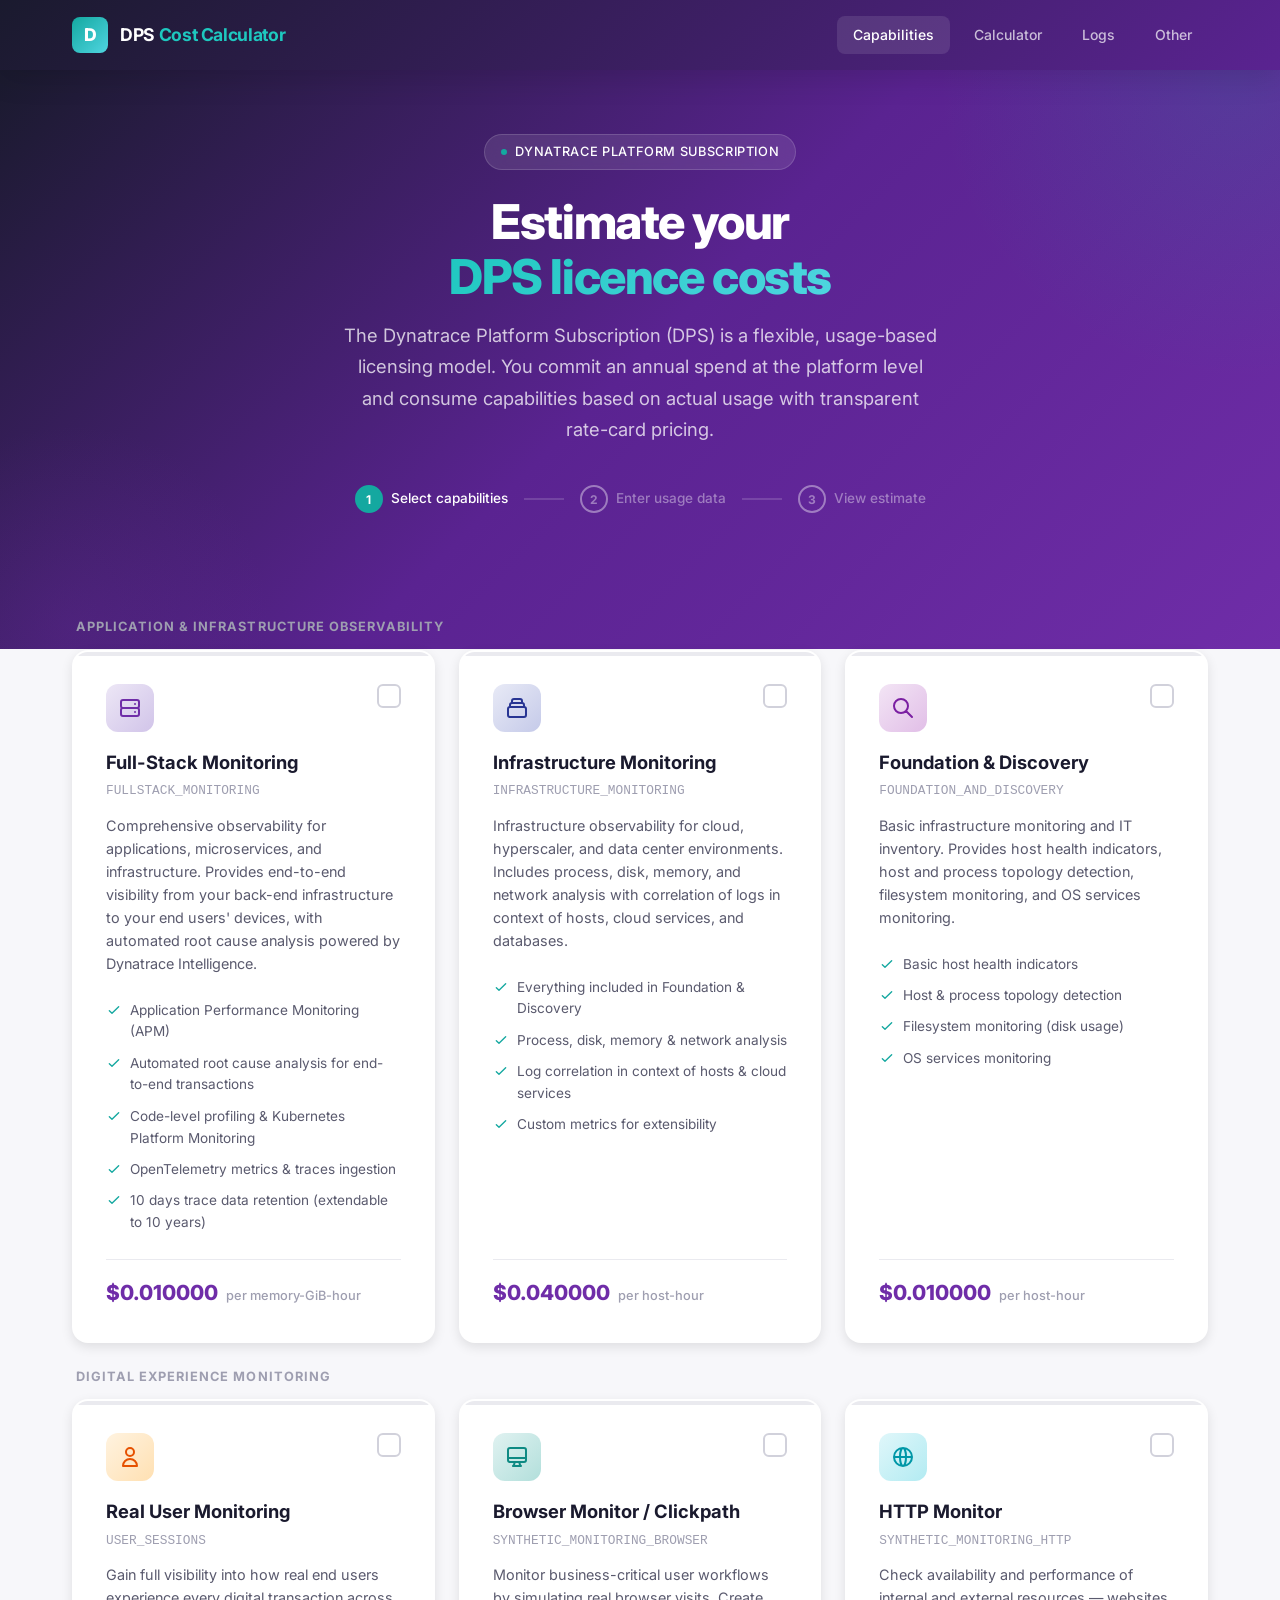
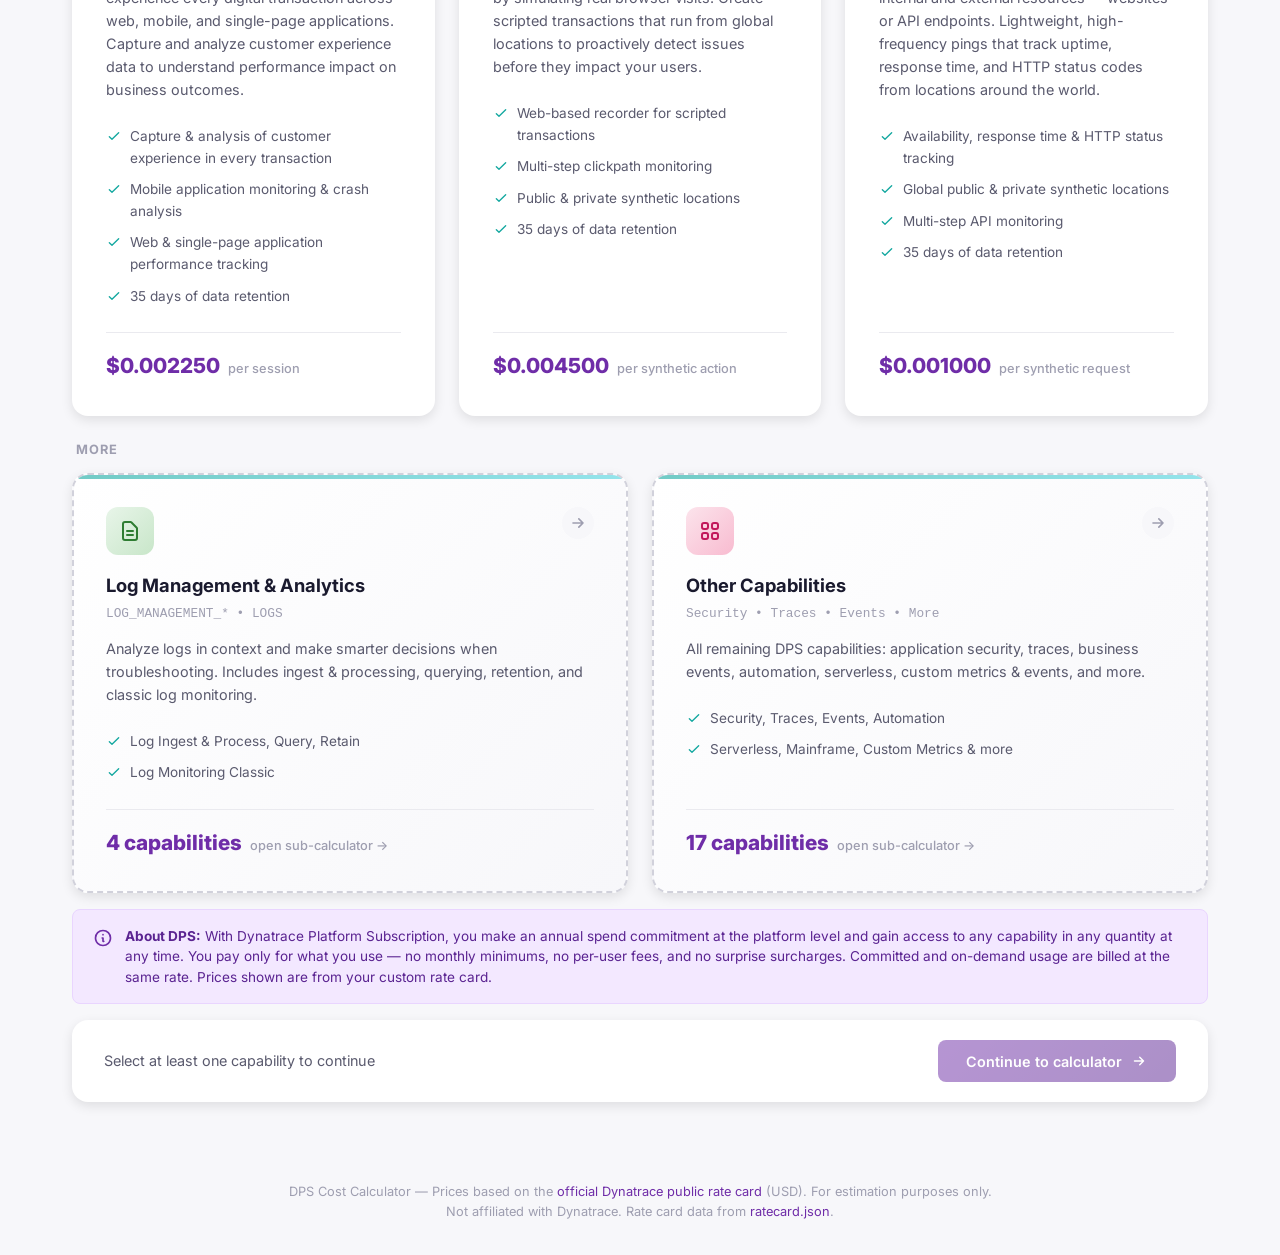
<file: docs/index.html>
<!DOCTYPE html>
<html lang="en">
<head>
  <meta charset="UTF-8">
  <meta name="viewport" content="width=device-width, initial-scale=1.0">
  <title>DPS Cost Calculator — Select Capabilities</title>
  <link rel="preconnect" href="https://fonts.googleapis.com">
  <link rel="preconnect" href="https://fonts.gstatic.com" crossorigin>
  <link href="https://fonts.googleapis.com/css2?family=Inter:wght@400;500;600;700;800&display=swap" rel="stylesheet">
  <link rel="stylesheet" href="css/style.css">
</head>
<body>
  <!-- Header -->
  <header class="header">
    <div class="header-inner">
      <a href="index.html" class="logo">
        <div class="logo-icon">D</div>
        <div class="logo-text">DPS <span>Cost Calculator</span></div>
      </a>
      <nav class="nav">
        <a href="index.html" class="active">Capabilities</a>
        <a href="calculator.html">Calculator</a>
        <a href="logs.html">Logs</a>
        <a href="other.html">Other</a>
      </nav>
    </div>
  </header>

  <!-- Hero -->
  <section class="hero">
    <div class="hero-content">
      <div class="hero-badge">
        <span class="hero-badge-dot"></span>
        Dynatrace Platform Subscription
      </div>
      <h1>
        Estimate your<br>
        <span class="gradient-text">DPS licence costs</span>
      </h1>
      <p>
        The Dynatrace Platform Subscription (DPS) is a flexible, usage-based licensing model.
        You commit an annual spend at the platform level and consume capabilities based on actual usage with transparent rate-card pricing.
      </p>

      <!-- Steps -->
      <div class="steps-indicator">
        <div class="step-item active">
          <div class="step-number">1</div>
          <span>Select capabilities</span>
        </div>
        <div class="step-connector"></div>
        <div class="step-item">
          <div class="step-number">2</div>
          <span>Enter usage data</span>
        </div>
        <div class="step-connector"></div>
        <div class="step-item">
          <div class="step-number">3</div>
          <span>View estimate</span>
        </div>
      </div>
    </div>
  </section>

  <!-- Main Content -->
  <main class="main">

    <!-- Section: Application & Infrastructure Observability -->
    <div class="section-label">Application &amp; Infrastructure Observability</div>
    <div class="capabilities-grid grid-3" id="capabilities-grid">

      <!-- Full-Stack Monitoring -->
      <div class="capability-card" data-capability="FULLSTACK_MONITORING" onclick="toggleCapability(this)">
        <div class="card-header">
          <div class="card-icon fullstack">
            <svg xmlns="http://www.w3.org/2000/svg" width="24" height="24" fill="none" viewBox="0 0 24 24" stroke="currentColor" stroke-width="2">
              <path stroke-linecap="round" stroke-linejoin="round" d="M5 12h14M5 12a2 2 0 01-2-2V6a2 2 0 012-2h14a2 2 0 012 2v4a2 2 0 01-2 2M5 12a2 2 0 00-2 2v4a2 2 0 002 2h14a2 2 0 002-2v-4a2 2 0 00-2-2m-2-4h.01M17 16h.01"/>
            </svg>
          </div>
          <div class="card-checkbox">
            <svg xmlns="http://www.w3.org/2000/svg" fill="none" viewBox="0 0 24 24" stroke="currentColor" stroke-width="3">
              <path stroke-linecap="round" stroke-linejoin="round" d="M5 13l4 4L19 7"/>
            </svg>
          </div>
        </div>
        <h3 class="card-title">Full-Stack Monitoring</h3>
        <div class="card-subtitle">FULLSTACK_MONITORING</div>
        <p class="card-description">
          Comprehensive observability for applications, microservices, and infrastructure. Provides end-to-end visibility from your back-end infrastructure to your end users' devices, with automated root cause analysis powered by Dynatrace Intelligence.
        </p>
        <ul class="card-features">
          <li>
            <svg xmlns="http://www.w3.org/2000/svg" fill="none" viewBox="0 0 24 24" stroke="currentColor" stroke-width="2"><path stroke-linecap="round" stroke-linejoin="round" d="M5 13l4 4L19 7"/></svg>
            Application Performance Monitoring (APM)
          </li>
          <li>
            <svg xmlns="http://www.w3.org/2000/svg" fill="none" viewBox="0 0 24 24" stroke="currentColor" stroke-width="2"><path stroke-linecap="round" stroke-linejoin="round" d="M5 13l4 4L19 7"/></svg>
            Automated root cause analysis for end-to-end transactions
          </li>
          <li>
            <svg xmlns="http://www.w3.org/2000/svg" fill="none" viewBox="0 0 24 24" stroke="currentColor" stroke-width="2"><path stroke-linecap="round" stroke-linejoin="round" d="M5 13l4 4L19 7"/></svg>
            Code-level profiling &amp; Kubernetes Platform Monitoring
          </li>
          <li>
            <svg xmlns="http://www.w3.org/2000/svg" fill="none" viewBox="0 0 24 24" stroke="currentColor" stroke-width="2"><path stroke-linecap="round" stroke-linejoin="round" d="M5 13l4 4L19 7"/></svg>
            OpenTelemetry metrics &amp; traces ingestion
          </li>
          <li>
            <svg xmlns="http://www.w3.org/2000/svg" fill="none" viewBox="0 0 24 24" stroke="currentColor" stroke-width="2"><path stroke-linecap="round" stroke-linejoin="round" d="M5 13l4 4L19 7"/></svg>
            10 days trace data retention (extendable to 10 years)
          </li>
        </ul>
        <div class="card-pricing">
          <span class="card-price">$0.01</span>
          <span class="card-price-unit">per memory-GiB-hour</span>
        </div>
      </div>

      <!-- Infrastructure Monitoring -->
      <div class="capability-card" data-capability="INFRASTRUCTURE_MONITORING" onclick="toggleCapability(this)">
        <div class="card-header">
          <div class="card-icon infra">
            <svg xmlns="http://www.w3.org/2000/svg" width="24" height="24" fill="none" viewBox="0 0 24 24" stroke="currentColor" stroke-width="2">
              <path stroke-linecap="round" stroke-linejoin="round" d="M19 11H5m14 0a2 2 0 012 2v6a2 2 0 01-2 2H5a2 2 0 01-2-2v-6a2 2 0 012-2m14 0V9a2 2 0 00-2-2M5 11V9a2 2 0 012-2m0 0V5a2 2 0 012-2h6a2 2 0 012 2v2M7 7h10"/>
            </svg>
          </div>
          <div class="card-checkbox">
            <svg xmlns="http://www.w3.org/2000/svg" fill="none" viewBox="0 0 24 24" stroke="currentColor" stroke-width="3">
              <path stroke-linecap="round" stroke-linejoin="round" d="M5 13l4 4L19 7"/>
            </svg>
          </div>
        </div>
        <h3 class="card-title">Infrastructure Monitoring</h3>
        <div class="card-subtitle">INFRASTRUCTURE_MONITORING</div>
        <p class="card-description">
          Infrastructure observability for cloud, hyperscaler, and data center environments. Includes process, disk, memory, and network analysis with correlation of logs in context of hosts, cloud services, and databases.
        </p>
        <ul class="card-features">
          <li>
            <svg xmlns="http://www.w3.org/2000/svg" fill="none" viewBox="0 0 24 24" stroke="currentColor" stroke-width="2"><path stroke-linecap="round" stroke-linejoin="round" d="M5 13l4 4L19 7"/></svg>
            Everything included in Foundation &amp; Discovery
          </li>
          <li>
            <svg xmlns="http://www.w3.org/2000/svg" fill="none" viewBox="0 0 24 24" stroke="currentColor" stroke-width="2"><path stroke-linecap="round" stroke-linejoin="round" d="M5 13l4 4L19 7"/></svg>
            Process, disk, memory &amp; network analysis
          </li>
          <li>
            <svg xmlns="http://www.w3.org/2000/svg" fill="none" viewBox="0 0 24 24" stroke="currentColor" stroke-width="2"><path stroke-linecap="round" stroke-linejoin="round" d="M5 13l4 4L19 7"/></svg>
            Log correlation in context of hosts &amp; cloud services
          </li>
          <li>
            <svg xmlns="http://www.w3.org/2000/svg" fill="none" viewBox="0 0 24 24" stroke="currentColor" stroke-width="2"><path stroke-linecap="round" stroke-linejoin="round" d="M5 13l4 4L19 7"/></svg>
            Custom metrics for extensibility
          </li>
        </ul>
        <div class="card-pricing">
          <span class="card-price">$0.04</span>
          <span class="card-price-unit">per host-hour</span>
        </div>
      </div>

      <!-- Foundation & Discovery -->
      <div class="capability-card" data-capability="FOUNDATION_AND_DISCOVERY" onclick="toggleCapability(this)">
        <div class="card-header">
          <div class="card-icon foundation">
            <svg xmlns="http://www.w3.org/2000/svg" width="24" height="24" fill="none" viewBox="0 0 24 24" stroke="currentColor" stroke-width="2">
              <path stroke-linecap="round" stroke-linejoin="round" d="M21 21l-6-6m2-5a7 7 0 11-14 0 7 7 0 0114 0z"/>
            </svg>
          </div>
          <div class="card-checkbox">
            <svg xmlns="http://www.w3.org/2000/svg" fill="none" viewBox="0 0 24 24" stroke="currentColor" stroke-width="3">
              <path stroke-linecap="round" stroke-linejoin="round" d="M5 13l4 4L19 7"/>
            </svg>
          </div>
        </div>
        <h3 class="card-title">Foundation &amp; Discovery</h3>
        <div class="card-subtitle">FOUNDATION_AND_DISCOVERY</div>
        <p class="card-description">
          Basic infrastructure monitoring and IT inventory. Provides host health indicators, host and process topology detection, filesystem monitoring, and OS services monitoring.
        </p>
        <ul class="card-features">
          <li>
            <svg xmlns="http://www.w3.org/2000/svg" fill="none" viewBox="0 0 24 24" stroke="currentColor" stroke-width="2"><path stroke-linecap="round" stroke-linejoin="round" d="M5 13l4 4L19 7"/></svg>
            Basic host health indicators
          </li>
          <li>
            <svg xmlns="http://www.w3.org/2000/svg" fill="none" viewBox="0 0 24 24" stroke="currentColor" stroke-width="2"><path stroke-linecap="round" stroke-linejoin="round" d="M5 13l4 4L19 7"/></svg>
            Host &amp; process topology detection
          </li>
          <li>
            <svg xmlns="http://www.w3.org/2000/svg" fill="none" viewBox="0 0 24 24" stroke="currentColor" stroke-width="2"><path stroke-linecap="round" stroke-linejoin="round" d="M5 13l4 4L19 7"/></svg>
            Filesystem monitoring (disk usage)
          </li>
          <li>
            <svg xmlns="http://www.w3.org/2000/svg" fill="none" viewBox="0 0 24 24" stroke="currentColor" stroke-width="2"><path stroke-linecap="round" stroke-linejoin="round" d="M5 13l4 4L19 7"/></svg>
            OS services monitoring
          </li>
        </ul>
        <div class="card-pricing">
          <span class="card-price">$0.01</span>
          <span class="card-price-unit">per host-hour</span>
        </div>
      </div>

    </div>

    <!-- Section: Digital Experience Monitoring -->
    <div class="section-label">Digital Experience Monitoring</div>
    <div class="capabilities-grid grid-3">

      <!-- Real User Monitoring -->
      <div class="capability-card" data-capability="USER_SESSIONS" onclick="toggleCapability(this)">
        <div class="card-header">
          <div class="card-icon rum">
            <svg xmlns="http://www.w3.org/2000/svg" width="24" height="24" fill="none" viewBox="0 0 24 24" stroke="currentColor" stroke-width="2">
              <path stroke-linecap="round" stroke-linejoin="round" d="M16 7a4 4 0 11-8 0 4 4 0 018 0zM12 14a7 7 0 00-7 7h14a7 7 0 00-7-7z"/>
            </svg>
          </div>
          <div class="card-checkbox">
            <svg xmlns="http://www.w3.org/2000/svg" fill="none" viewBox="0 0 24 24" stroke="currentColor" stroke-width="3">
              <path stroke-linecap="round" stroke-linejoin="round" d="M5 13l4 4L19 7"/>
            </svg>
          </div>
        </div>
        <h3 class="card-title">Real User Monitoring</h3>
        <div class="card-subtitle">USER_SESSIONS</div>
        <p class="card-description">
          Gain full visibility into how real end users experience every digital transaction across web, mobile, and single-page applications. Capture and analyze customer experience data to understand performance impact on business outcomes.
        </p>
        <ul class="card-features">
          <li>
            <svg xmlns="http://www.w3.org/2000/svg" fill="none" viewBox="0 0 24 24" stroke="currentColor" stroke-width="2"><path stroke-linecap="round" stroke-linejoin="round" d="M5 13l4 4L19 7"/></svg>
            Capture &amp; analysis of customer experience in every transaction
          </li>
          <li>
            <svg xmlns="http://www.w3.org/2000/svg" fill="none" viewBox="0 0 24 24" stroke="currentColor" stroke-width="2"><path stroke-linecap="round" stroke-linejoin="round" d="M5 13l4 4L19 7"/></svg>
            Mobile application monitoring &amp; crash analysis
          </li>
          <li>
            <svg xmlns="http://www.w3.org/2000/svg" fill="none" viewBox="0 0 24 24" stroke="currentColor" stroke-width="2"><path stroke-linecap="round" stroke-linejoin="round" d="M5 13l4 4L19 7"/></svg>
            Web &amp; single-page application performance tracking
          </li>
          <li>
            <svg xmlns="http://www.w3.org/2000/svg" fill="none" viewBox="0 0 24 24" stroke="currentColor" stroke-width="2"><path stroke-linecap="round" stroke-linejoin="round" d="M5 13l4 4L19 7"/></svg>
            35 days of data retention
          </li>
        </ul>
        <div class="card-pricing">
          <span class="card-price">$0.00225</span>
          <span class="card-price-unit">per session</span>
        </div>
      </div>

      <!-- Synthetic Monitoring - Browser -->
      <div class="capability-card" data-capability="SYNTHETIC_MONITORING_BROWSER" onclick="toggleCapability(this)">
        <div class="card-header">
          <div class="card-icon browser">
            <svg xmlns="http://www.w3.org/2000/svg" width="24" height="24" fill="none" viewBox="0 0 24 24" stroke="currentColor" stroke-width="2">
              <path stroke-linecap="round" stroke-linejoin="round" d="M9.75 17L9 20l-1 1h8l-1-1-.75-3M3 13h18M5 17h14a2 2 0 002-2V5a2 2 0 00-2-2H5a2 2 0 00-2 2v10a2 2 0 002 2z"/>
            </svg>
          </div>
          <div class="card-checkbox">
            <svg xmlns="http://www.w3.org/2000/svg" fill="none" viewBox="0 0 24 24" stroke="currentColor" stroke-width="3">
              <path stroke-linecap="round" stroke-linejoin="round" d="M5 13l4 4L19 7"/>
            </svg>
          </div>
        </div>
        <h3 class="card-title">Browser Monitor / Clickpath</h3>
        <div class="card-subtitle">SYNTHETIC_MONITORING_BROWSER</div>
        <p class="card-description">
          Monitor business-critical user workflows by simulating real browser visits. Create scripted transactions that run from global locations to proactively detect issues before they impact your users.
        </p>
        <ul class="card-features">
          <li>
            <svg xmlns="http://www.w3.org/2000/svg" fill="none" viewBox="0 0 24 24" stroke="currentColor" stroke-width="2"><path stroke-linecap="round" stroke-linejoin="round" d="M5 13l4 4L19 7"/></svg>
            Web-based recorder for scripted transactions
          </li>
          <li>
            <svg xmlns="http://www.w3.org/2000/svg" fill="none" viewBox="0 0 24 24" stroke="currentColor" stroke-width="2"><path stroke-linecap="round" stroke-linejoin="round" d="M5 13l4 4L19 7"/></svg>
            Multi-step clickpath monitoring
          </li>
          <li>
            <svg xmlns="http://www.w3.org/2000/svg" fill="none" viewBox="0 0 24 24" stroke="currentColor" stroke-width="2"><path stroke-linecap="round" stroke-linejoin="round" d="M5 13l4 4L19 7"/></svg>
            Public &amp; private synthetic locations
          </li>
          <li>
            <svg xmlns="http://www.w3.org/2000/svg" fill="none" viewBox="0 0 24 24" stroke="currentColor" stroke-width="2"><path stroke-linecap="round" stroke-linejoin="round" d="M5 13l4 4L19 7"/></svg>
            35 days of data retention
          </li>
        </ul>
        <div class="card-pricing">
          <span class="card-price">$0.0045</span>
          <span class="card-price-unit">per synthetic action</span>
        </div>
      </div>

      <!-- Synthetic Monitoring - HTTP -->
      <div class="capability-card" data-capability="SYNTHETIC_MONITORING_HTTP" onclick="toggleCapability(this)">
        <div class="card-header">
          <div class="card-icon http">
            <svg xmlns="http://www.w3.org/2000/svg" width="24" height="24" fill="none" viewBox="0 0 24 24" stroke="currentColor" stroke-width="2">
              <path stroke-linecap="round" stroke-linejoin="round" d="M21 12a9 9 0 01-9 9m9-9a9 9 0 00-9-9m9 9H3m9 9a9 9 0 01-9-9m9 9c1.657 0 3-4.03 3-9s-1.343-9-3-9m0 18c-1.657 0-3-4.03-3-9s1.343-9 3-9m-9 9a9 9 0 019-9"/>
            </svg>
          </div>
          <div class="card-checkbox">
            <svg xmlns="http://www.w3.org/2000/svg" fill="none" viewBox="0 0 24 24" stroke="currentColor" stroke-width="3">
              <path stroke-linecap="round" stroke-linejoin="round" d="M5 13l4 4L19 7"/>
            </svg>
          </div>
        </div>
        <h3 class="card-title">HTTP Monitor</h3>
        <div class="card-subtitle">SYNTHETIC_MONITORING_HTTP</div>
        <p class="card-description">
          Check availability and performance of internal and external resources — websites or API endpoints. Lightweight, high-frequency pings that track uptime, response time, and HTTP status codes from locations around the world.
        </p>
        <ul class="card-features">
          <li>
            <svg xmlns="http://www.w3.org/2000/svg" fill="none" viewBox="0 0 24 24" stroke="currentColor" stroke-width="2"><path stroke-linecap="round" stroke-linejoin="round" d="M5 13l4 4L19 7"/></svg>
            Availability, response time &amp; HTTP status tracking
          </li>
          <li>
            <svg xmlns="http://www.w3.org/2000/svg" fill="none" viewBox="0 0 24 24" stroke="currentColor" stroke-width="2"><path stroke-linecap="round" stroke-linejoin="round" d="M5 13l4 4L19 7"/></svg>
            Global public &amp; private synthetic locations
          </li>
          <li>
            <svg xmlns="http://www.w3.org/2000/svg" fill="none" viewBox="0 0 24 24" stroke="currentColor" stroke-width="2"><path stroke-linecap="round" stroke-linejoin="round" d="M5 13l4 4L19 7"/></svg>
            Multi-step API monitoring
          </li>
          <li>
            <svg xmlns="http://www.w3.org/2000/svg" fill="none" viewBox="0 0 24 24" stroke="currentColor" stroke-width="2"><path stroke-linecap="round" stroke-linejoin="round" d="M5 13l4 4L19 7"/></svg>
            35 days of data retention
          </li>
        </ul>
        <div class="card-pricing">
          <span class="card-price">$0.001</span>
          <span class="card-price-unit">per synthetic request</span>
        </div>
      </div>

    </div>

    <!-- Section: More -->
    <div class="section-label">More</div>
    <div class="capabilities-grid grid-2">

      <!-- Log Management Gateway -->
      <div class="capability-card gateway-card" onclick="window.location.href='logs.html'">
        <div class="card-header">
          <div class="card-icon logs">
            <svg xmlns="http://www.w3.org/2000/svg" width="24" height="24" fill="none" viewBox="0 0 24 24" stroke="currentColor" stroke-width="2">
              <path stroke-linecap="round" stroke-linejoin="round" d="M9 12h6m-6 4h6m2 5H7a2 2 0 01-2-2V5a2 2 0 012-2h5.586a1 1 0 01.707.293l5.414 5.414a1 1 0 01.293.707V19a2 2 0 01-2 2z"/>
            </svg>
          </div>
          <div class="card-arrow">
            <svg xmlns="http://www.w3.org/2000/svg" width="20" height="20" fill="none" viewBox="0 0 24 24" stroke="currentColor" stroke-width="2">
              <path stroke-linecap="round" stroke-linejoin="round" d="M13 7l5 5m0 0l-5 5m5-5H6"/>
            </svg>
          </div>
        </div>
        <h3 class="card-title">Log Management &amp; Analytics</h3>
        <div class="card-subtitle">LOG_MANAGEMENT_* &bull; LOGS</div>
        <p class="card-description">
          Analyze logs in context and make smarter decisions when troubleshooting. Includes ingest &amp; processing, querying, retention, and classic log monitoring.
        </p>
        <ul class="card-features">
          <li>
            <svg xmlns="http://www.w3.org/2000/svg" fill="none" viewBox="0 0 24 24" stroke="currentColor" stroke-width="2"><path stroke-linecap="round" stroke-linejoin="round" d="M5 13l4 4L19 7"/></svg>
            Log Ingest &amp; Process, Query, Retain
          </li>
          <li>
            <svg xmlns="http://www.w3.org/2000/svg" fill="none" viewBox="0 0 24 24" stroke="currentColor" stroke-width="2"><path stroke-linecap="round" stroke-linejoin="round" d="M5 13l4 4L19 7"/></svg>
            Log Monitoring Classic
          </li>
        </ul>
        <div class="card-pricing">
          <span class="card-price">4 capabilities</span>
          <span class="card-price-unit">open sub-calculator →</span>
        </div>
      </div>

      <!-- Other Capabilities Gateway -->
      <div class="capability-card gateway-card" onclick="window.location.href='other.html'">
        <div class="card-header">
          <div class="card-icon other">
            <svg xmlns="http://www.w3.org/2000/svg" width="24" height="24" fill="none" viewBox="0 0 24 24" stroke="currentColor" stroke-width="2">
              <path stroke-linecap="round" stroke-linejoin="round" d="M4 6a2 2 0 012-2h2a2 2 0 012 2v2a2 2 0 01-2 2H6a2 2 0 01-2-2V6zM14 6a2 2 0 012-2h2a2 2 0 012 2v2a2 2 0 01-2 2h-2a2 2 0 01-2-2V6zM4 16a2 2 0 012-2h2a2 2 0 012 2v2a2 2 0 01-2 2H6a2 2 0 01-2-2v-2zM14 16a2 2 0 012-2h2a2 2 0 012 2v2a2 2 0 01-2 2h-2a2 2 0 01-2-2v-2z"/>
            </svg>
          </div>
          <div class="card-arrow">
            <svg xmlns="http://www.w3.org/2000/svg" width="20" height="20" fill="none" viewBox="0 0 24 24" stroke="currentColor" stroke-width="2">
              <path stroke-linecap="round" stroke-linejoin="round" d="M13 7l5 5m0 0l-5 5m5-5H6"/>
            </svg>
          </div>
        </div>
        <h3 class="card-title">Other Capabilities</h3>
        <div class="card-subtitle">Security &bull; Traces &bull; Events &bull; More</div>
        <p class="card-description">
          All remaining DPS capabilities: application security, traces, business events, automation, serverless, custom metrics &amp; events, and more.
        </p>
        <ul class="card-features">
          <li>
            <svg xmlns="http://www.w3.org/2000/svg" fill="none" viewBox="0 0 24 24" stroke="currentColor" stroke-width="2"><path stroke-linecap="round" stroke-linejoin="round" d="M5 13l4 4L19 7"/></svg>
            Security, Traces, Events, Automation
          </li>
          <li>
            <svg xmlns="http://www.w3.org/2000/svg" fill="none" viewBox="0 0 24 24" stroke="currentColor" stroke-width="2"><path stroke-linecap="round" stroke-linejoin="round" d="M5 13l4 4L19 7"/></svg>
            Serverless, Mainframe, Custom Metrics &amp; more
          </li>
        </ul>
        <div class="card-pricing">
          <span class="card-price">17 capabilities</span>
          <span class="card-price-unit">open sub-calculator →</span>
        </div>
      </div>
    </div>

    <!-- DPS Info Box -->
    <div class="info-box">
      <div class="info-box-icon">
        <svg xmlns="http://www.w3.org/2000/svg" width="20" height="20" fill="none" viewBox="0 0 24 24" stroke="currentColor" stroke-width="2">
          <path stroke-linecap="round" stroke-linejoin="round" d="M13 16h-1v-4h-1m1-4h.01M21 12a9 9 0 11-18 0 9 9 0 0118 0z"/>
        </svg>
      </div>
      <div class="info-box-text">
        <strong>About DPS:</strong> With Dynatrace Platform Subscription, you make an annual spend commitment at the platform level and gain access to any capability in any quantity at any time. 
        You pay only for what you use — no monthly minimums, no per-user fees, and no surprise surcharges. 
        Committed and on-demand usage are billed at the same rate.
        Prices shown are from your custom rate card.
      </div>
    </div>

    <!-- Action Bar -->
    <div class="action-bar">
      <div class="selection-info" id="selection-info">
        Select at least one capability to continue
      </div>
      <button class="btn btn-primary" id="btn-continue" disabled onclick="goToCalculator()">
        Continue to calculator
        <svg xmlns="http://www.w3.org/2000/svg" fill="none" viewBox="0 0 24 24" stroke="currentColor" stroke-width="2">
          <path stroke-linecap="round" stroke-linejoin="round" d="M13 7l5 5m0 0l-5 5m5-5H6"/>
        </svg>
      </button>
    </div>
  </main>

  <!-- Footer -->
  <footer class="footer">
    <p>DPS Cost Calculator &mdash; Prices based on the <a href="https://www.dynatrace.com/pricing/rate-card/" target="_blank">official Dynatrace public rate card</a> (USD). For estimation purposes only.</p>
    <p>Not affiliated with Dynatrace. Rate card data from <a href="ratecard.json">ratecard.json</a>.</p>
  </footer>

  <script>
    // ---- Load prices from ratecard.json ----
    async function loadPrices() {
      try {
        const response = await fetch('ratecard.json');
        const rateCardArray = await response.json();
        
        // Create a map of capability keys to prices and units
        const priceMap = {};
        rateCardArray.forEach(item => {
          priceMap[item.key] = {
            price: item.price,
            name: item.name
          };
        });
        
        // Update card prices
        const cards = document.querySelectorAll('[data-capability]');
        cards.forEach(card => {
          const capKey = card.dataset.capability;
          if (priceMap[capKey]) {
            const priceEl = card.querySelector('.card-price');
            const priceUnit = card.querySelector('.card-price-unit');
            if (priceEl) priceEl.textContent = '$' + parseFloat(priceMap[capKey].price).toFixed(6);
          }
        });
      } catch (error) {
        console.error('Failed to load prices:', error);
      }
    }

    // ---- State ----
    const selectedCapabilities = new Set(
      JSON.parse(sessionStorage.getItem('selectedCapabilities') || '[]')
    );

    // ---- Init ----
    document.addEventListener('DOMContentLoaded', () => {
      loadPrices();
      // Restore selections
      selectedCapabilities.forEach(cap => {
        const card = document.querySelector(`[data-capability="${cap}"]`);
        if (card) card.classList.add('selected');
      });
      updateUI();
    });

    // ---- Toggle ----
    function toggleCapability(card) {
      const cap = card.dataset.capability;
      if (selectedCapabilities.has(cap)) {
        selectedCapabilities.delete(cap);
        card.classList.remove('selected');
      } else {
        selectedCapabilities.add(cap);
        card.classList.add('selected');
      }
      sessionStorage.setItem('selectedCapabilities', JSON.stringify([...selectedCapabilities]));
      updateUI();
    }

    // ---- Update UI ----
    function updateUI() {
      const count = selectedCapabilities.size;
      const info = document.getElementById('selection-info');
      const btn = document.getElementById('btn-continue');

      if (count === 0) {
        info.innerHTML = 'Select at least one capability to continue';
        btn.disabled = true;
      } else {
        const names = [...selectedCapabilities].map(c => {
          const card = document.querySelector(`[data-capability="${c}"]`);
          return card ? card.querySelector('.card-title').textContent : c;
        });
        info.innerHTML = `<strong>${count}</strong> capability${count > 1 ? 'ies' : ''} selected: ${names.join(', ')}`;
        btn.disabled = false;
      }
    }

    // ---- Navigate ----
    function goToCalculator() {
      if (selectedCapabilities.size > 0) {
        window.location.href = 'calculator.html';
      }
    }
  </script>
</body>
</html>
</file>
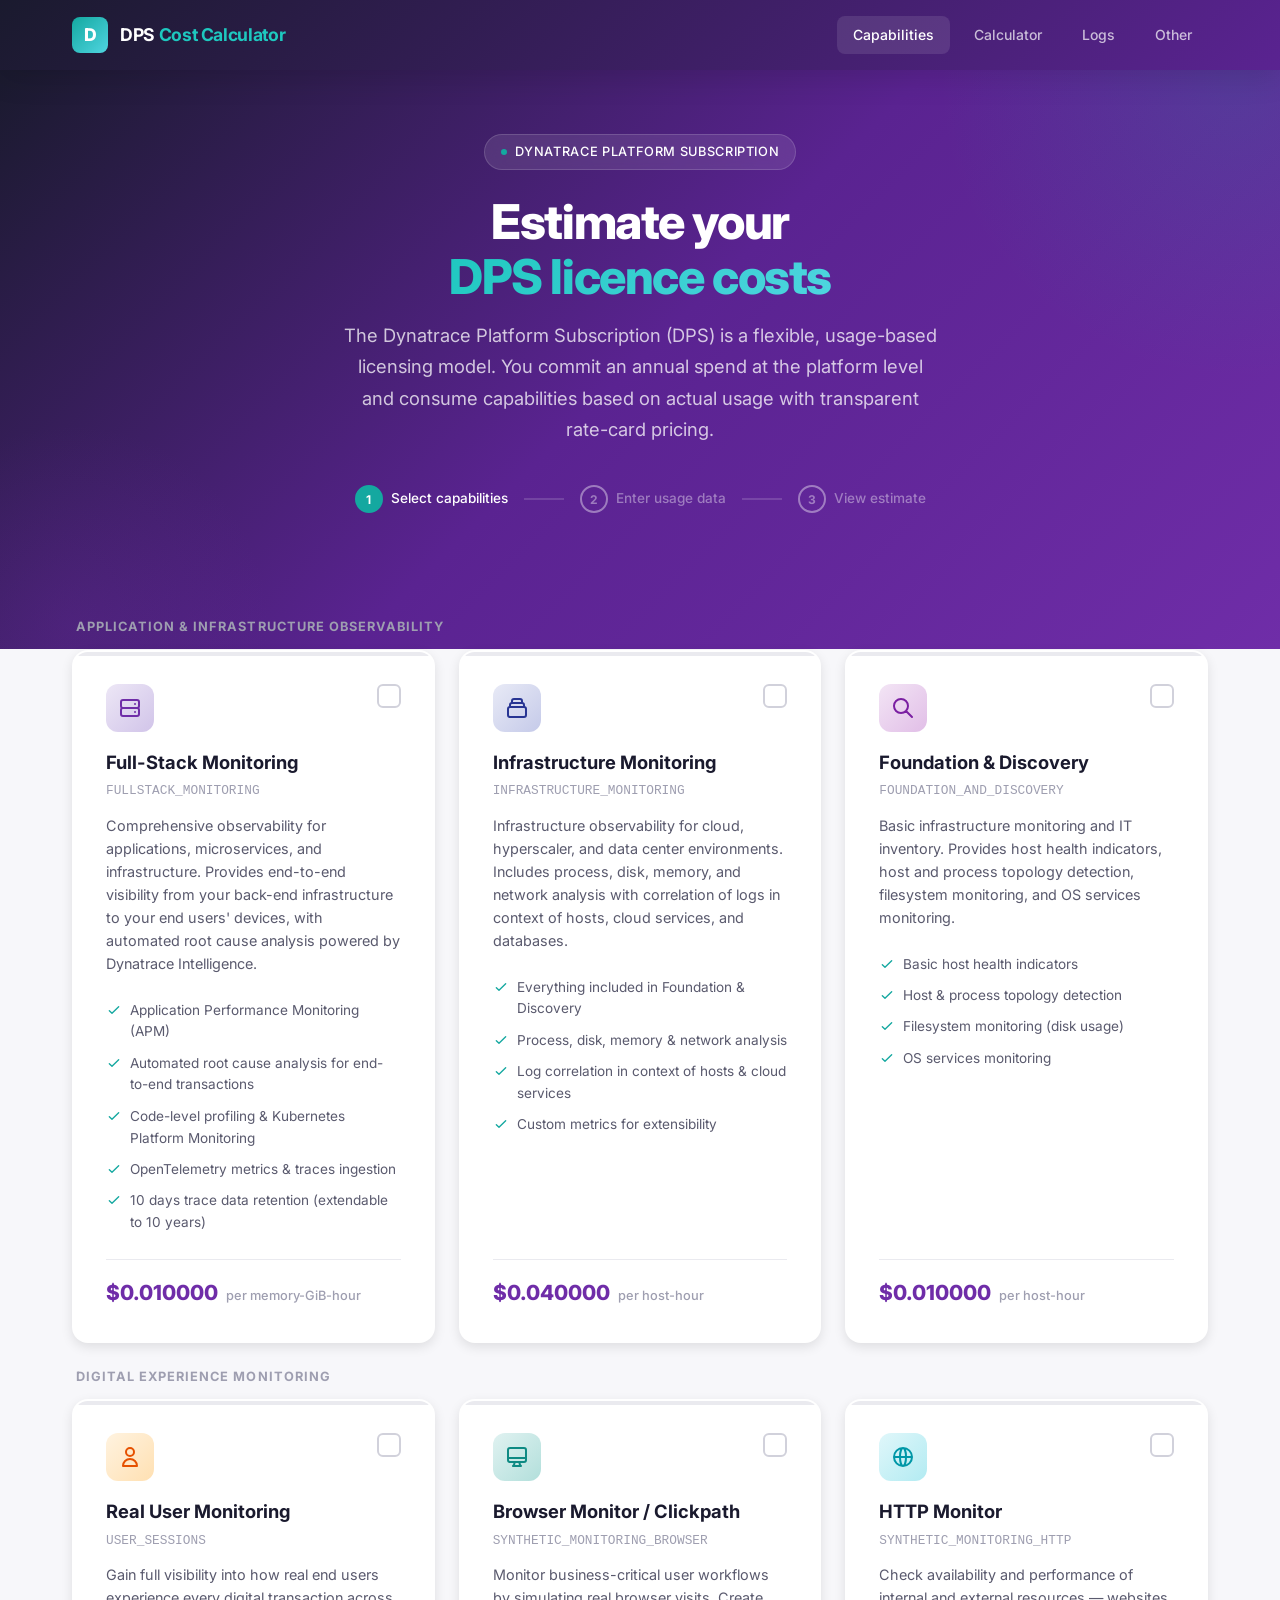
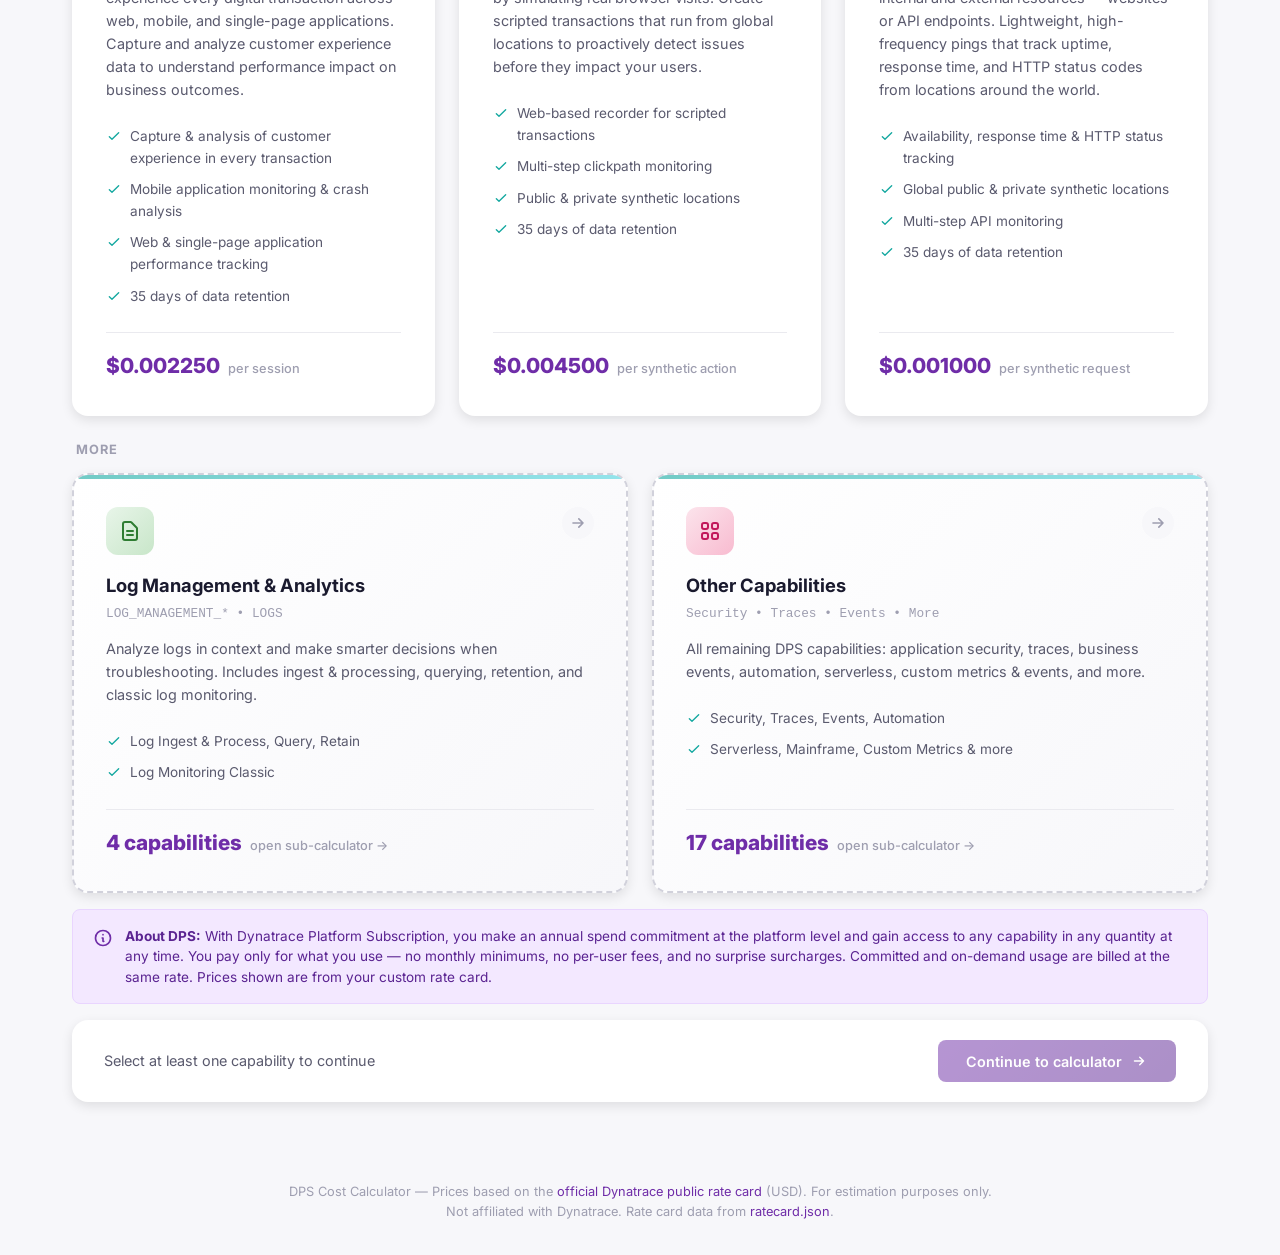
<file: docs/calculator.html>
<!DOCTYPE html>
<html lang="en">
<head>
  <meta charset="UTF-8">
  <meta name="viewport" content="width=device-width, initial-scale=1.0">
  <title>DPS Cost Calculator — Usage &amp; Estimate</title>
  <link rel="preconnect" href="https://fonts.googleapis.com">
  <link rel="preconnect" href="https://fonts.gstatic.com" crossorigin>
  <link href="https://fonts.googleapis.com/css2?family=Inter:wght@400;500;600;700;800&display=swap" rel="stylesheet">
  <link rel="stylesheet" href="css/style.css">
</head>
<body>
  <!-- Header -->
  <header class="header">
    <div class="header-inner">
      <a href="index.html" class="logo">
        <div class="logo-icon">D</div>
        <div class="logo-text">DPS <span>Cost Calculator</span></div>
      </a>
      <nav class="nav">
        <a href="index.html">Capabilities</a>
        <a href="calculator.html" class="active">Calculator</a>
        <a href="logs.html">Logs</a>
        <a href="other.html">Other</a>
      </nav>
    </div>
  </header>

  <!-- Hero -->
  <section class="hero" style="padding: 2.5rem 2rem 4rem;">
    <div class="hero-content">
      <h1>
        Configure your<br>
        <span class="gradient-text">usage parameters</span>
      </h1>
      <p>Enter your expected usage for each selected capability. The calculator will estimate your yearly DPS licence cost based on the rate card.</p>

      <!-- Steps -->
      <div class="steps-indicator">
        <div class="step-item completed">
          <div class="step-number">&#10003;</div>
          <span>Select capabilities</span>
        </div>
        <div class="step-connector"></div>
        <div class="step-item active">
          <div class="step-number">2</div>
          <span>Enter usage data</span>
        </div>
        <div class="step-connector"></div>
        <div class="step-item">
          <div class="step-number">3</div>
          <span>View estimate</span>
        </div>
      </div>
    </div>
  </section>

  <!-- Main Content -->
  <main class="main">
    <div class="calculator-sections" id="calculator-sections">
      <!-- Sections injected by JS -->
    </div>

    <!-- Total Summary -->
    <div class="total-summary" id="total-summary" style="margin-top: 2rem;">
      <div class="total-summary-title">Yearly cost estimate</div>
      <div class="total-breakdown" id="total-breakdown">
        <!-- Rows injected by JS -->
      </div>
      <div class="total-divider"></div>
      <div class="total-grand">
        <div class="total-grand-label">Total yearly cost</div>
        <div>
          <div class="total-grand-value" id="total-grand-value">$0.00</div>
          <div class="total-monthly" id="total-monthly">≈ $0.00 / month</div>
        </div>
      </div>
    </div>

    <!-- Action Bar -->
    <div class="action-bar" style="margin-top: 1rem;">
      <a href="index.html" class="btn btn-secondary">
        <svg xmlns="http://www.w3.org/2000/svg" fill="none" viewBox="0 0 24 24" stroke="currentColor" stroke-width="2">
          <path stroke-linecap="round" stroke-linejoin="round" d="M11 17l-5-5m0 0l5-5m-5 5h12"/>
        </svg>
        Back to capabilities
      </a>
      <button class="btn btn-primary" onclick="exportSummary()">
        <svg xmlns="http://www.w3.org/2000/svg" fill="none" viewBox="0 0 24 24" stroke="currentColor" stroke-width="2">
          <path stroke-linecap="round" stroke-linejoin="round" d="M12 10v6m0 0l-3-3m3 3l3-3m2 8H7a2 2 0 01-2-2V5a2 2 0 012-2h5.586a1 1 0 01.707.293l5.414 5.414a1 1 0 01.293.707V19a2 2 0 01-2 2z"/>
        </svg>
        Copy summary
      </button>
    </div>
  </main>

  <!-- Footer -->
  <footer class="footer">
    <p>DPS Cost Calculator &mdash; Prices based on the <a href="https://www.dynatrace.com/pricing/rate-card/" target="_blank">official Dynatrace public rate card</a> (USD). For estimation purposes only.</p>
    <p>Not affiliated with Dynatrace. Rate card data from <a href="ratecard.json">ratecard.json</a>.</p>
  </footer>

  <script>
    // ---- Rate Card (fetched from ratecard.json) ----
    let RATE_CARD = {};
    
    // Define which capabilities to display and their units
    const CAPABILITY_UNITS = {
      FULLSTACK_MONITORING: 'per memory-GiB-hour',
      INFRASTRUCTURE_MONITORING: 'per host-hour',
      FOUNDATION_AND_DISCOVERY: 'per host-hour',
      SYNTHETIC_MONITORING_BROWSER: 'per synthetic action',
      SYNTHETIC_MONITORING_HTTP: 'per synthetic request',
      USER_SESSIONS: 'per session'
    };
    
    // Load rate card from JSON
    async function loadRateCard() {
      try {
        const response = await fetch('ratecard.json');
        const rateCardArray = await response.json();
        
        // Convert array to object keyed by capability
        RATE_CARD = {};
        rateCardArray.forEach(item => {
          if (CAPABILITY_UNITS[item.key]) {
            RATE_CARD[item.key] = {
              name: item.name,
              price: parseFloat(item.price),
              unit: CAPABILITY_UNITS[item.key]
            };
          }
        });
        
        // Initialize UI after rate card is loaded
        initializeCalculator();
      } catch (error) {
        console.error('Failed to load rate card:', error);
        alert('Error loading rate card. Please refresh the page.');
      }
    }

    // ---- Capability form configurations ----
    const CAPABILITY_FORMS = {
      FULLSTACK_MONITORING: {
        icon: 'fullstack',
        iconSvg: '<svg xmlns="http://www.w3.org/2000/svg" width="24" height="24" fill="none" viewBox="0 0 24 24" stroke="currentColor" stroke-width="2"><path stroke-linecap="round" stroke-linejoin="round" d="M5 12h14M5 12a2 2 0 01-2-2V6a2 2 0 012-2h14a2 2 0 012 2v4a2 2 0 01-2 2M5 12a2 2 0 00-2 2v4a2 2 0 002 2h14a2 2 0 002-2v-4a2 2 0 00-2-2m-2-4h.01M17 16h.01"/></svg>',
        fields: [
          { id: 'fs_hosts', label: 'Number of hosts', hint: 'Total number of monitored hosts', placeholder: 'e.g. 10', defaultValue: '' },
          { id: 'fs_memory', label: 'Avg memory per host (GiB)', hint: 'Average RAM allocated per host in GiB', placeholder: 'e.g. 8', defaultValue: '' },
          { id: 'fs_hours', label: 'Hours per day', hint: 'Average hours each host runs per day', placeholder: 'e.g. 24', defaultValue: '24' },
          { id: 'fs_days', label: 'Days per year', hint: 'Number of operational days per year', placeholder: 'e.g. 365', defaultValue: '365' }
        ],
        calculate: (values) => {
          const hosts = parseFloat(values.fs_hosts) || 0;
          const memory = parseFloat(values.fs_memory) || 0;
          const hours = parseFloat(values.fs_hours) || 0;
          const days = parseFloat(values.fs_days) || 0;
          // Cost = hosts × GiB × hours/day × days/year × price/GiB-hour
          return hosts * memory * hours * days * RATE_CARD.FULLSTACK_MONITORING.price;
        },
        getFormula: () => `hosts × memory (GiB) × hours/day × days/year × $${RATE_CARD.FULLSTACK_MONITORING?.price.toFixed(6) || '0.000000'}`
      },

      INFRASTRUCTURE_MONITORING: {
        icon: 'infra',
        iconSvg: '<svg xmlns="http://www.w3.org/2000/svg" width="24" height="24" fill="none" viewBox="0 0 24 24" stroke="currentColor" stroke-width="2"><path stroke-linecap="round" stroke-linejoin="round" d="M19 11H5m14 0a2 2 0 012 2v6a2 2 0 01-2 2H5a2 2 0 01-2-2v-6a2 2 0 012-2m14 0V9a2 2 0 00-2-2M5 11V9a2 2 0 012-2m0 0V5a2 2 0 012-2h6a2 2 0 012 2v2M7 7h10"/></svg>',
        fields: [
          { id: 'im_hosts', label: 'Number of hosts', hint: 'Total number of monitored hosts', placeholder: 'e.g. 50', defaultValue: '' },
          { id: 'im_hours', label: 'Hours per day', hint: 'Average hours each host runs per day', placeholder: 'e.g. 24', defaultValue: '24' },
          { id: 'im_days', label: 'Days per year', hint: 'Number of operational days per year', placeholder: 'e.g. 365', defaultValue: '365' }
        ],
        calculate: (values) => {
          const hosts = parseFloat(values.im_hosts) || 0;
          const hours = parseFloat(values.im_hours) || 0;
          const days = parseFloat(values.im_days) || 0;
          return hosts * hours * days * RATE_CARD.INFRASTRUCTURE_MONITORING.price;
        },
        getFormula: () => `hosts × hours/day × days/year × $${RATE_CARD.INFRASTRUCTURE_MONITORING?.price.toFixed(6) || '0.000000'}`
      },

      FOUNDATION_AND_DISCOVERY: {
        icon: 'foundation',
        iconSvg: '<svg xmlns="http://www.w3.org/2000/svg" width="24" height="24" fill="none" viewBox="0 0 24 24" stroke="currentColor" stroke-width="2"><path stroke-linecap="round" stroke-linejoin="round" d="M21 21l-6-6m2-5a7 7 0 11-14 0 7 7 0 0114 0z"/></svg>',
        fields: [
          { id: 'fd_hosts', label: 'Number of hosts', hint: 'Total number of monitored hosts', placeholder: 'e.g. 100', defaultValue: '' },
          { id: 'fd_hours', label: 'Hours per day', hint: 'Average hours each host runs per day', placeholder: 'e.g. 24', defaultValue: '24' },
          { id: 'fd_days', label: 'Days per year', hint: 'Number of operational days per year', placeholder: 'e.g. 365', defaultValue: '365' }
        ],
        calculate: (values) => {
          const hosts = parseFloat(values.fd_hosts) || 0;
          const hours = parseFloat(values.fd_hours) || 0;
          const days = parseFloat(values.fd_days) || 0;
          return hosts * hours * days * RATE_CARD.FOUNDATION_AND_DISCOVERY.price;
        },
        getFormula: () => `hosts × hours/day × days/year × $${RATE_CARD.FOUNDATION_AND_DISCOVERY?.price.toFixed(6) || '0.000000'}`
      },

      SYNTHETIC_MONITORING_BROWSER: {
        icon: 'browser',
        iconSvg: '<svg xmlns="http://www.w3.org/2000/svg" width="24" height="24" fill="none" viewBox="0 0 24 24" stroke="currentColor" stroke-width="2"><path stroke-linecap="round" stroke-linejoin="round" d="M9.75 17L9 20l-1 1h8l-1-1-.75-3M3 13h18M5 17h14a2 2 0 002-2V5a2 2 0 00-2-2H5a2 2 0 00-2 2v10a2 2 0 002 2z"/></svg>',
        fields: [
          { id: 'sb_monitors', label: 'Number of monitors', hint: 'Number of browser monitors configured', placeholder: 'e.g. 5', defaultValue: '' },
          { id: 'sb_actions', label: 'Actions per execution', hint: 'Number of synthetic actions (steps) per monitor run', placeholder: 'e.g. 3', defaultValue: '' },
          { id: 'sb_frequency', label: 'Executions per day', hint: 'How many times each monitor runs per day', placeholder: 'e.g. 96 (every 15 min)', defaultValue: '' },
          { id: 'sb_locations', label: 'Number of locations', hint: 'Number of locations each monitor runs from', placeholder: 'e.g. 1', defaultValue: '1' },
          { id: 'sb_days', label: 'Days per year', hint: 'Number of operational days per year', placeholder: 'e.g. 365', defaultValue: '365' }
        ],
        calculate: (values) => {
          const monitors = parseFloat(values.sb_monitors) || 0;
          const actions = parseFloat(values.sb_actions) || 0;
          const frequency = parseFloat(values.sb_frequency) || 0;
          const locations = parseFloat(values.sb_locations) || 0;
          const days = parseFloat(values.sb_days) || 0;
          // Cost = monitors × actions × executions/day × locations × days × price/action
          return monitors * actions * frequency * locations * days * RATE_CARD.SYNTHETIC_MONITORING_BROWSER.price;
        },
        getFormula: () => `monitors × actions × executions/day × locations × days/year × $${RATE_CARD.SYNTHETIC_MONITORING_BROWSER?.price.toFixed(6) || '0.000000'}`
      },

      SYNTHETIC_MONITORING_HTTP: {
        icon: 'http',
        iconSvg: '<svg xmlns="http://www.w3.org/2000/svg" width="24" height="24" fill="none" viewBox="0 0 24 24" stroke="currentColor" stroke-width="2"><path stroke-linecap="round" stroke-linejoin="round" d="M21 12a9 9 0 01-9 9m9-9a9 9 0 00-9-9m9 9H3m9 9a9 9 0 01-9-9m9 9c1.657 0 3-4.03 3-9s-1.343-9-3-9m0 18c-1.657 0-3-4.03-3-9s1.343-9 3-9m-9 9a9 9 0 019-9"/></svg>',
        fields: [
          { id: 'sh_monitors', label: 'Number of monitors', hint: 'Number of HTTP monitors configured', placeholder: 'e.g. 20', defaultValue: '' },
          { id: 'sh_frequency', label: 'Executions per day', hint: 'How many times each monitor runs per day', placeholder: 'e.g. 288 (every 5 min)', defaultValue: '' },
          { id: 'sh_locations', label: 'Number of locations', hint: 'Number of locations each monitor runs from', placeholder: 'e.g. 1', defaultValue: '1' },
          { id: 'sh_days', label: 'Days per year', hint: 'Number of operational days per year', placeholder: 'e.g. 365', defaultValue: '365' }
        ],
        calculate: (values) => {
          const monitors = parseFloat(values.sh_monitors) || 0;
          const frequency = parseFloat(values.sh_frequency) || 0;
          const locations = parseFloat(values.sh_locations) || 0;
          const days = parseFloat(values.sh_days) || 0;
          // Cost = monitors × executions/day × locations × days × price/request
          return monitors * frequency * locations * days * RATE_CARD.SYNTHETIC_MONITORING_HTTP.price;
        },
        getFormula: () => `monitors × executions/day × locations × days/year × $${RATE_CARD.SYNTHETIC_MONITORING_HTTP?.price.toFixed(6) || '0.000000'}`
      },

      USER_SESSIONS: {
        icon: 'rum',
        iconSvg: '<svg xmlns="http://www.w3.org/2000/svg" width="24" height="24" fill="none" viewBox="0 0 24 24" stroke="currentColor" stroke-width="2"><path stroke-linecap="round" stroke-linejoin="round" d="M16 7a4 4 0 11-8 0 4 4 0 018 0zM12 14a7 7 0 00-7 7h14a7 7 0 00-7-7z"/></svg>',
        fields: [
          { id: 'us_sessions', label: 'Sessions per day', hint: 'Average number of user sessions per day', placeholder: 'e.g. 10000', defaultValue: '' },
          { id: 'us_days', label: 'Days per year', hint: 'Number of operational days per year', placeholder: 'e.g. 365', defaultValue: '365' }
        ],
        calculate: (values) => {
          const sessions = parseFloat(values.us_sessions) || 0;
          const days = parseFloat(values.us_days) || 0;
          // Cost = sessions/day × days/year × price/session
          return sessions * days * RATE_CARD.USER_SESSIONS.price;
        },
        getFormula: () => `sessions/day × days/year × $${RATE_CARD.USER_SESSIONS?.price.toFixed(6) || '0.000000'}`
      }
    };

    // ---- State ----
    let selectedCapabilities = JSON.parse(sessionStorage.getItem('selectedCapabilities') || '[]');

    // Redirect if nothing selected
    if (selectedCapabilities.length === 0) {
      window.location.href = 'index.html';
    }

    // ---- Build UI ----
    function initializeCalculator() {
      const container = document.getElementById('calculator-sections');
      selectedCapabilities.forEach(capKey => {
        const config = CAPABILITY_FORMS[capKey];
        const rate = RATE_CARD[capKey];
        if (!config || !rate) return;

        const section = document.createElement('div');
        section.className = 'calc-section fade-in';
        section.id = `section-${capKey}`;

        section.innerHTML = `
          <div class="calc-section-header">
            <div class="calc-section-icon ${config.icon}">
              ${config.iconSvg}
            </div>
            <div>
              <div class="calc-section-title">${rate.name}</div>
              <div class="calc-section-subtitle">${rate.unit} &mdash; $${rate.price.toFixed(6)}</div>
            </div>
          </div>
          <div class="calc-section-body">
            <div class="form-grid">
              ${config.fields.map(f => `
                <div class="form-group">
                  <label class="form-label" for="${f.id}">${f.label}</label>
                  <input class="form-input" type="number" id="${f.id}" 
                         placeholder="${f.placeholder}" 
                         value="${f.defaultValue}"
                         min="0" step="any"
                         oninput="recalculate()">
                  <span class="form-hint">${f.hint}</span>
                </div>
              `).join('')}
            </div>
            <div class="info-box" style="margin-top: 1.25rem;">
              <div class="info-box-icon">
                <svg xmlns="http://www.w3.org/2000/svg" width="16" height="16" fill="none" viewBox="0 0 24 24" stroke="currentColor" stroke-width="2">
                  <path stroke-linecap="round" stroke-linejoin="round" d="M9 7h6m0 10v-3m-3 3h.01M9 17h.01M9 14h.01M12 14h.01M15 11h.01M12 11h.01M9 11h.01M7 21h10a2 2 0 002-2V5a2 2 0 00-2-2H7a2 2 0 00-2 2v14a2 2 0 002 2z"/>
                </svg>
              </div>
              <div class="info-box-text">
                <strong>Formula:</strong> ${config.getFormula()}
              </div>
            </div>
          </div>
          <div class="section-cost">
            <span class="section-cost-label">Yearly cost:</span>
            <span class="section-cost-value" id="cost-${capKey}">$0.00</span>
          </div>
        `;

        container.appendChild(section);
      });

      recalculate();
    }

    document.addEventListener('DOMContentLoaded', loadRateCard);

    // ---- Recalculate ----
    function recalculate() {
      let totalYearly = 0;
      const breakdownEl = document.getElementById('total-breakdown');
      breakdownEl.innerHTML = '';

      selectedCapabilities.forEach(capKey => {
        const config = CAPABILITY_FORMS[capKey];
        const rate = RATE_CARD[capKey];
        if (!config || !rate) return;

        // Gather values
        const values = {};
        config.fields.forEach(f => {
          values[f.id] = document.getElementById(f.id)?.value || '0';
        });

        const cost = config.calculate(values);
        totalYearly += cost;

        // Update section cost
        const costEl = document.getElementById(`cost-${capKey}`);
        if (costEl) costEl.textContent = formatCurrency(cost);

        // Add breakdown row
        const row = document.createElement('div');
        row.className = 'total-row';
        row.innerHTML = `
          <span class="total-row-label">${rate.name}</span>
          <span class="total-row-value">${formatCurrency(cost)}</span>
        `;
        breakdownEl.appendChild(row);
      });

      // Update totals
      document.getElementById('total-grand-value').textContent = formatCurrency(totalYearly);
      document.getElementById('total-monthly').textContent = `≈ ${formatCurrency(totalYearly / 12)} / month`;

      // Update step 3 indicator
      const step3 = document.querySelectorAll('.step-item')[2];
      if (step3 && totalYearly > 0) {
        step3.classList.add('active');
      } else if (step3) {
        step3.classList.remove('active');
      }
    }

    // ---- Format ----
    function formatCurrency(value) {
      return '$' + value.toLocaleString('en-US', { minimumFractionDigits: 2, maximumFractionDigits: 2 });
    }

    // ---- Export ----
    function exportSummary() {
      let summary = '=== DPS Yearly Cost Estimate ===\n\n';

      selectedCapabilities.forEach(capKey => {
        const config = CAPABILITY_FORMS[capKey];
        const rate = RATE_CARD[capKey];
        if (!config || !rate) return;

        summary += `--- ${rate.name} ---\n`;
        summary += `Rate: $${rate.price.toFixed(6)} ${rate.unit}\n`;

        const values = {};
        config.fields.forEach(f => {
          const val = document.getElementById(f.id)?.value || '0';
          values[f.id] = val;
          summary += `${f.label}: ${val}\n`;
        });

        const cost = config.calculate(values);
        summary += `Yearly cost: ${formatCurrency(cost)}\n\n`;
      });

      // Totals
      let total = 0;
      selectedCapabilities.forEach(capKey => {
        const config = CAPABILITY_FORMS[capKey];
        if (!config) return;
        const values = {};
        config.fields.forEach(f => {
          values[f.id] = document.getElementById(f.id)?.value || '0';
        });
        total += config.calculate(values);
      });

      summary += `=== TOTAL ===\n`;
      summary += `Yearly: ${formatCurrency(total)}\n`;
      summary += `Monthly: ${formatCurrency(total / 12)}\n`;

      navigator.clipboard.writeText(summary).then(() => {
        const btn = document.querySelector('.btn-primary');
        const originalText = btn.innerHTML;
        btn.innerHTML = `
          <svg xmlns="http://www.w3.org/2000/svg" fill="none" viewBox="0 0 24 24" stroke="currentColor" stroke-width="2">
            <path stroke-linecap="round" stroke-linejoin="round" d="M5 13l4 4L19 7"/>
          </svg>
          Copied!
        `;
        setTimeout(() => { btn.innerHTML = originalText; }, 2000);
      }).catch(() => {
        // Fallback: prompt
        prompt('Copy this summary:', summary);
      });
    }
  </script>
</body>
</html>
</file>
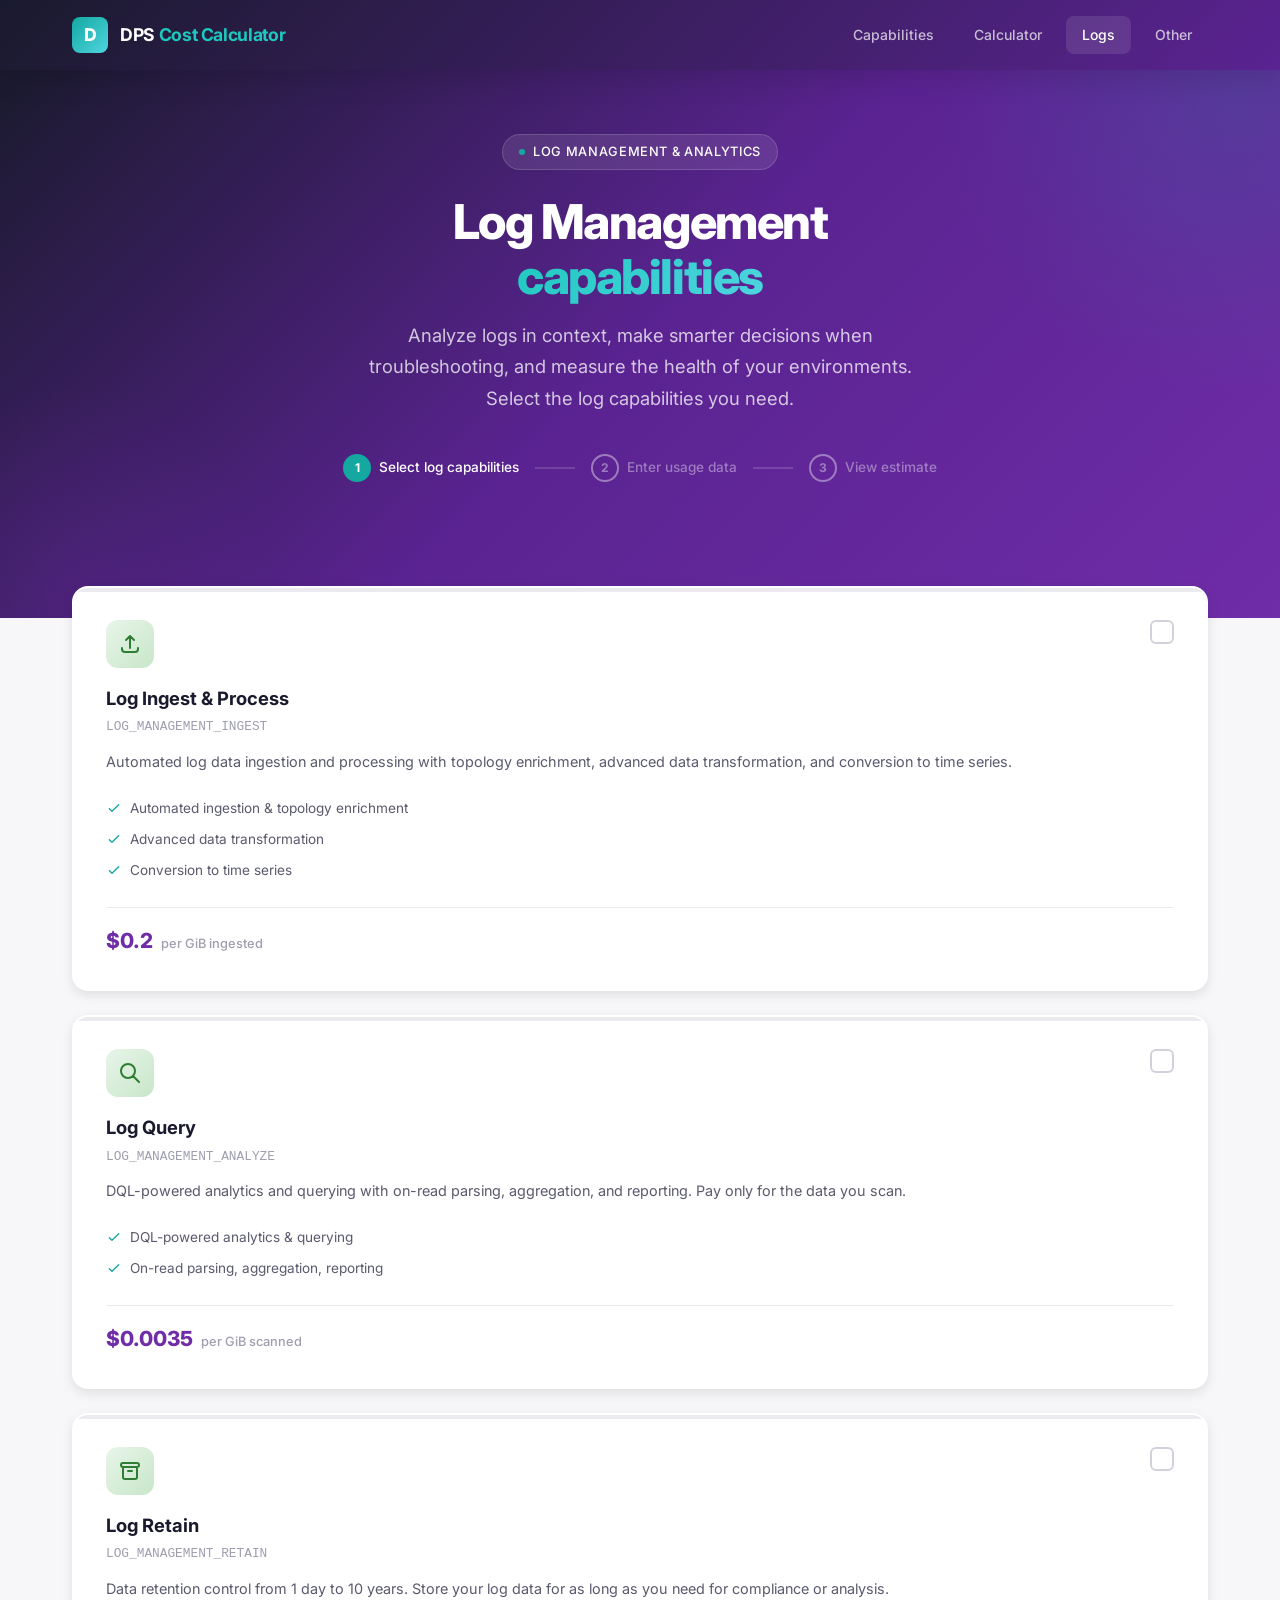
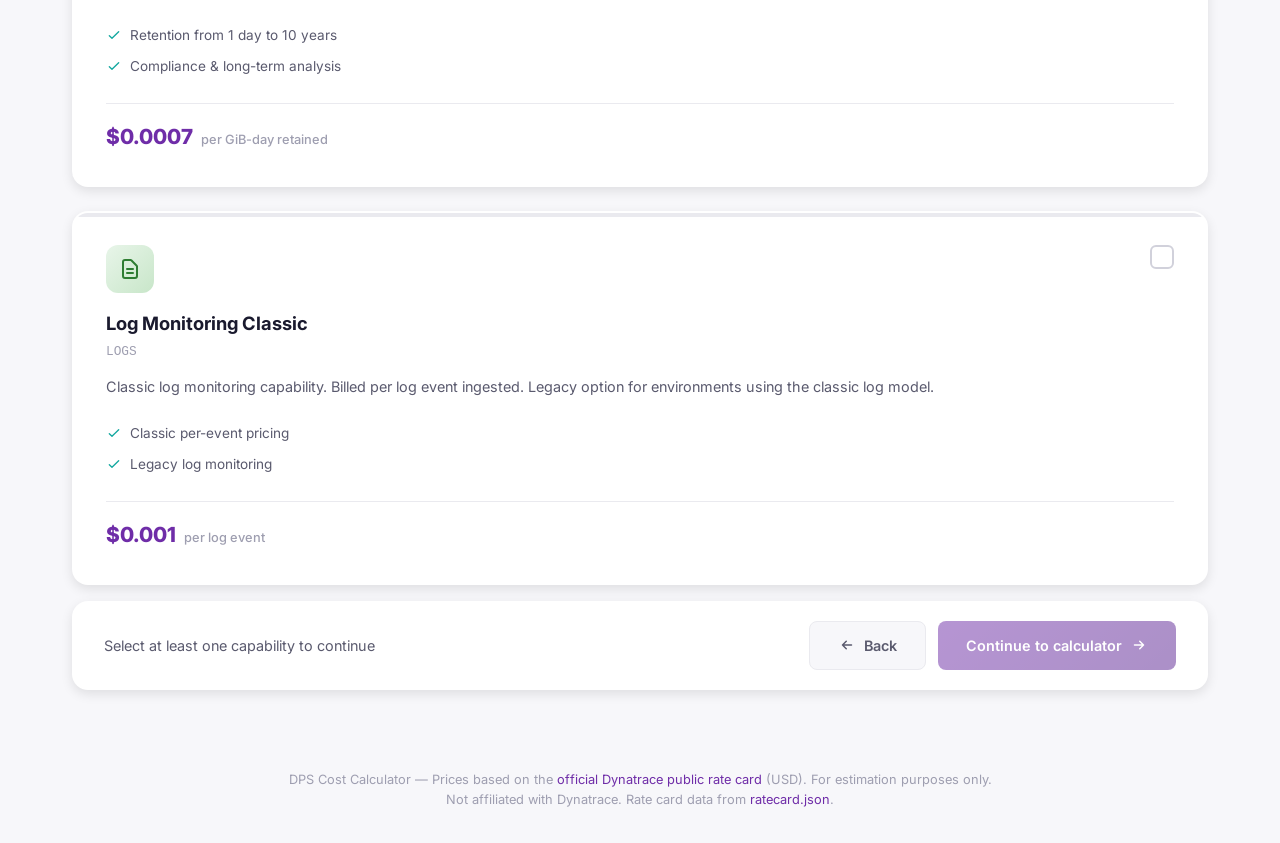
<file: docs/logs-calculator.html>
<!DOCTYPE html>
<html lang="en">
<head>
  <meta charset="UTF-8">
  <meta name="viewport" content="width=device-width, initial-scale=1.0">
  <title>DPS Cost Calculator — Log Management Calculator</title>
  <link rel="preconnect" href="https://fonts.googleapis.com">
  <link rel="preconnect" href="https://fonts.gstatic.com" crossorigin>
  <link href="https://fonts.googleapis.com/css2?family=Inter:wght@400;500;600;700;800&display=swap" rel="stylesheet">
  <link rel="stylesheet" href="css/style.css">
</head>
<body>
  <!-- Header -->
  <header class="header">
    <div class="header-inner">
      <a href="index.html" class="logo">
        <div class="logo-icon">D</div>
        <div class="logo-text">DPS <span>Cost Calculator</span></div>
      </a>
      <nav class="nav">
        <a href="index.html">Capabilities</a>
        <a href="calculator.html">Calculator</a>
        <a href="logs.html" class="active">Logs</a>
        <a href="other.html">Other</a>
      </nav>
    </div>
  </header>

  <!-- Hero -->
  <section class="hero" style="padding: 2.5rem 2rem 4rem;">
    <div class="hero-content">
      <h1>
        Log Management<br>
        <span class="gradient-text">cost calculator</span>
      </h1>
      <p>Enter your expected log usage. The calculator will estimate your yearly DPS cost for log capabilities.</p>
      <div class="steps-indicator">
        <div class="step-item completed">
          <div class="step-number">&#10003;</div>
          <span>Select log capabilities</span>
        </div>
        <div class="step-connector"></div>
        <div class="step-item active">
          <div class="step-number">2</div>
          <span>Enter usage data</span>
        </div>
        <div class="step-connector"></div>
        <div class="step-item">
          <div class="step-number">3</div>
          <span>View estimate</span>
        </div>
      </div>
    </div>
  </section>

  <!-- Main Content -->
  <main class="main">
    <div class="calculator-sections" id="calculator-sections"></div>

    <!-- Total Summary -->
    <div class="total-summary" id="total-summary" style="margin-top: 2rem;">
      <div class="total-summary-title">Yearly cost estimate — Log Management</div>
      <div class="total-breakdown" id="total-breakdown"></div>
      <div class="total-divider"></div>
      <div class="total-grand">
        <div class="total-grand-label">Total yearly cost</div>
        <div>
          <div class="total-grand-value" id="total-grand-value">$0.00</div>
          <div class="total-monthly" id="total-monthly">≈ $0.00 / month</div>
        </div>
      </div>
    </div>

    <!-- Action Bar -->
    <div class="action-bar" style="margin-top: 1rem;">
      <a href="logs.html" class="btn btn-secondary">
        <svg xmlns="http://www.w3.org/2000/svg" fill="none" viewBox="0 0 24 24" stroke="currentColor" stroke-width="2">
          <path stroke-linecap="round" stroke-linejoin="round" d="M11 17l-5-5m0 0l5-5m-5 5h12"/>
        </svg>
        Back to log capabilities
      </a>
      <button class="btn btn-primary" onclick="exportSummary()">
        <svg xmlns="http://www.w3.org/2000/svg" fill="none" viewBox="0 0 24 24" stroke="currentColor" stroke-width="2">
          <path stroke-linecap="round" stroke-linejoin="round" d="M12 10v6m0 0l-3-3m3 3l3-3m2 8H7a2 2 0 01-2-2V5a2 2 0 012-2h5.586a1 1 0 01.707.293l5.414 5.414a1 1 0 01.293.707V19a2 2 0 01-2 2z"/>
        </svg>
        Copy summary
      </button>
    </div>
  </main>

  <!-- Footer -->
  <footer class="footer">
    <p>DPS Cost Calculator &mdash; Prices based on the <a href="https://www.dynatrace.com/pricing/rate-card/" target="_blank">official Dynatrace public rate card</a> (USD). For estimation purposes only.</p>
    <p>Not affiliated with Dynatrace. Rate card data from <a href="ratecard.json">ratecard.json</a>.</p>
  </footer>

  <script>
    // ---- Rate Card (fetched from ratecard.json) ----
    let RATE_CARD = {};
    
    // Define which capabilities to display and their units
    const CAPABILITY_UNITS = {
      LOG_MANAGEMENT_INGEST: 'per GiB ingested',
      LOG_MANAGEMENT_ANALYZE: 'per GiB scanned',
      LOG_MANAGEMENT_RETAIN: 'per GiB-day retained',
      LOGS: 'per log event'
    };
    
    // Load rate card from JSON
    async function loadRateCard() {
      try {
        const response = await fetch('ratecard.json');
        const rateCardArray = await response.json();
        
        // Convert array to object keyed by capability
        RATE_CARD = {};
        rateCardArray.forEach(item => {
          if (CAPABILITY_UNITS[item.key]) {
            RATE_CARD[item.key] = {
              name: item.name,
              price: parseFloat(item.price),
              unit: CAPABILITY_UNITS[item.key]
            };
          }
        });
        
        // Initialize UI after rate card is loaded
        initializeCalculator();
      } catch (error) {
        console.error('Failed to load rate card:', error);
        alert('Error loading rate card. Please refresh the page.');
      }
    }

    const CAPABILITY_FORMS = {
      LOG_MANAGEMENT_INGEST: {
        icon: 'logs',
        iconSvg: '<svg xmlns="http://www.w3.org/2000/svg" width="24" height="24" fill="none" viewBox="0 0 24 24" stroke="currentColor" stroke-width="2"><path stroke-linecap="round" stroke-linejoin="round" d="M4 16v1a3 3 0 003 3h10a3 3 0 003-3v-1m-4-8l-4-4m0 0L8 8m4-4v12"/></svg>',
        fields: [
          { id: 'li_gib_day', label: 'GiB ingested per day', hint: 'Average volume of logs ingested per day in GiB', placeholder: 'e.g. 50', defaultValue: '' },
          { id: 'li_days', label: 'Days per year', hint: 'Number of operational days per year', placeholder: 'e.g. 365', defaultValue: '365' }
        ],
        calculate: (v) => {
          const gib = parseFloat(v.li_gib_day) || 0;
          const days = parseFloat(v.li_days) || 0;
          return gib * days * RATE_CARD.LOG_MANAGEMENT_INGEST.price;
        },
        getFormula: () => `GiB/day × days/year × $${RATE_CARD.LOG_MANAGEMENT_INGEST?.price.toFixed(6) || '0.000000'}`
      },

      LOG_MANAGEMENT_ANALYZE: {
        icon: 'logs',
        iconSvg: '<svg xmlns="http://www.w3.org/2000/svg" width="24" height="24" fill="none" viewBox="0 0 24 24" stroke="currentColor" stroke-width="2"><path stroke-linecap="round" stroke-linejoin="round" d="M21 21l-6-6m2-5a7 7 0 11-14 0 7 7 0 0114 0z"/></svg>',
        fields: [
          { id: 'la_gib_day', label: 'GiB scanned per day', hint: 'Average volume of logs queried/scanned per day in GiB', placeholder: 'e.g. 100', defaultValue: '' },
          { id: 'la_days', label: 'Days per year', hint: 'Number of operational days per year', placeholder: 'e.g. 365', defaultValue: '365' }
        ],
        calculate: (v) => {
          const gib = parseFloat(v.la_gib_day) || 0;
          const days = parseFloat(v.la_days) || 0;
          return gib * days * RATE_CARD.LOG_MANAGEMENT_ANALYZE.price;
        },
        getFormula: () => `GiB scanned/day × days/year × $${RATE_CARD.LOG_MANAGEMENT_ANALYZE?.price.toFixed(6) || '0.000000'}`
      },

      LOG_MANAGEMENT_RETAIN: {
        icon: 'logs',
        iconSvg: '<svg xmlns="http://www.w3.org/2000/svg" width="24" height="24" fill="none" viewBox="0 0 24 24" stroke="currentColor" stroke-width="2"><path stroke-linecap="round" stroke-linejoin="round" d="M5 8h14M5 8a2 2 0 110-4h14a2 2 0 110 4M5 8v10a2 2 0 002 2h10a2 2 0 002-2V8m-9 4h4"/></svg>',
        fields: [
          { id: 'lr_gib', label: 'GiB stored (avg)', hint: 'Average volume of retained logs in GiB', placeholder: 'e.g. 500', defaultValue: '' },
          { id: 'lr_days', label: 'Days retained per year', hint: 'Number of days logs are retained (e.g. 35, 365)', placeholder: 'e.g. 35', defaultValue: '35' }
        ],
        calculate: (v) => {
          const gib = parseFloat(v.lr_gib) || 0;
          const days = parseFloat(v.lr_days) || 0;
          return gib * days * RATE_CARD.LOG_MANAGEMENT_RETAIN.price;
        },
        getFormula: () => `GiB stored × retention days × $${RATE_CARD.LOG_MANAGEMENT_RETAIN?.price.toFixed(6) || '0.000000'}`
      },

      LOGS: {
        icon: 'logs',
        iconSvg: '<svg xmlns="http://www.w3.org/2000/svg" width="24" height="24" fill="none" viewBox="0 0 24 24" stroke="currentColor" stroke-width="2"><path stroke-linecap="round" stroke-linejoin="round" d="M9 12h6m-6 4h6m2 5H7a2 2 0 01-2-2V5a2 2 0 012-2h5.586a1 1 0 01.707.293l5.414 5.414a1 1 0 01.293.707V19a2 2 0 01-2 2z"/></svg>',
        fields: [
          { id: 'lc_events_day', label: 'Log events per day', hint: 'Average number of log events per day', placeholder: 'e.g. 10000000', defaultValue: '' },
          { id: 'lc_days', label: 'Days per year', hint: 'Number of operational days per year', placeholder: 'e.g. 365', defaultValue: '365' }
        ],
        calculate: (v) => {
          const events = parseFloat(v.lc_events_day) || 0;
          const days = parseFloat(v.lc_days) || 0;
          return events * days * RATE_CARD.LOGS.price;
        },
        getFormula: () => `events/day × days/year × $${RATE_CARD.LOGS?.price.toFixed(8) || '0.00000000'}`
      }
    };

    const STORAGE_KEY = 'selectedLogCapabilities';
    let selectedCapabilities = JSON.parse(sessionStorage.getItem(STORAGE_KEY) || '[]');

    if (selectedCapabilities.length === 0) {
      window.location.href = 'logs.html';
    }

    // ---- Build UI ----
    function initializeCalculator() {
      const container = document.getElementById('calculator-sections');
      selectedCapabilities.forEach(capKey => {
        const config = CAPABILITY_FORMS[capKey];
        const rate = RATE_CARD[capKey];
        if (!config || !rate) return;

        const section = document.createElement('div');
        section.className = 'calc-section fade-in';
        section.id = `section-${capKey}`;
        section.innerHTML = `
          <div class="calc-section-header">
            <div class="calc-section-icon ${config.icon}">${config.iconSvg}</div>
            <div>
              <div class="calc-section-title">${rate.name}</div>
              <div class="calc-section-subtitle">${rate.unit} &mdash; $${rate.price.toFixed(8).replace(/0+$/, '').replace(/\.$/, '')}</div>
            </div>
          </div>
          <div class="calc-section-body">
            <div class="form-grid">
              ${config.fields.map(f => `
                <div class="form-group">
                  <label class="form-label" for="${f.id}">${f.label}</label>
                  <input class="form-input" type="number" id="${f.id}" placeholder="${f.placeholder}" value="${f.defaultValue}" min="0" step="any" oninput="recalculate()">
                  <span class="form-hint">${f.hint}</span>
                </div>
              `).join('')}
            </div>
            <div class="info-box" style="margin-top: 1.25rem;">
              <div class="info-box-icon">
                <svg xmlns="http://www.w3.org/2000/svg" width="16" height="16" fill="none" viewBox="0 0 24 24" stroke="currentColor" stroke-width="2">
                  <path stroke-linecap="round" stroke-linejoin="round" d="M9 7h6m0 10v-3m-3 3h.01M9 17h.01M9 14h.01M12 14h.01M15 11h.01M12 11h.01M9 11h.01M7 21h10a2 2 0 002-2V5a2 2 0 00-2-2H7a2 2 0 00-2 2v14a2 2 0 002 2z"/>
                </svg>
              </div>
              <div class="info-box-text"><strong>Formula:</strong> ${config.getFormula()}</div>
            </div>
          </div>
          <div class="section-cost">
            <span class="section-cost-label">Yearly cost:</span>
            <span class="section-cost-value" id="cost-${capKey}">$0.00</span>
          </div>
        `;
        container.appendChild(section);
      });
      recalculate();
    }

    document.addEventListener('DOMContentLoaded', loadRateCard);

    function recalculate() {
      let totalYearly = 0;
      const breakdownEl = document.getElementById('total-breakdown');
      breakdownEl.innerHTML = '';

      selectedCapabilities.forEach(capKey => {
        const config = CAPABILITY_FORMS[capKey];
        const rate = RATE_CARD[capKey];
        if (!config || !rate) return;
        const values = {};
        config.fields.forEach(f => { values[f.id] = document.getElementById(f.id)?.value || '0'; });
        const cost = config.calculate(values);
        totalYearly += cost;
        const costEl = document.getElementById(`cost-${capKey}`);
        if (costEl) costEl.textContent = formatCurrency(cost);
        const row = document.createElement('div');
        row.className = 'total-row';
        row.innerHTML = `<span class="total-row-label">${rate.name}</span><span class="total-row-value">${formatCurrency(cost)}</span>`;
        breakdownEl.appendChild(row);
      });

      document.getElementById('total-grand-value').textContent = formatCurrency(totalYearly);
      document.getElementById('total-monthly').textContent = `≈ ${formatCurrency(totalYearly / 12)} / month`;
    }

    function formatCurrency(value) {
      return '$' + value.toLocaleString('en-US', { minimumFractionDigits: 2, maximumFractionDigits: 2 });
    }

    function exportSummary() {
      let summary = '=== DPS Yearly Cost Estimate — Log Management ===\n\n';
      let total = 0;
      selectedCapabilities.forEach(capKey => {
        const config = CAPABILITY_FORMS[capKey];
        const rate = RATE_CARD[capKey];
        if (!config || !rate) return;
        summary += `--- ${rate.name} ---\n`;
        summary += `Rate: $${rate.price} ${rate.unit}\n`;
        const values = {};
        config.fields.forEach(f => {
          const val = document.getElementById(f.id)?.value || '0';
          values[f.id] = val;
          summary += `${f.label}: ${val}\n`;
        });
        const cost = config.calculate(values);
        total += cost;
        summary += `Yearly cost: ${formatCurrency(cost)}\n\n`;
      });
      summary += `=== TOTAL ===\nYearly: ${formatCurrency(total)}\nMonthly: ${formatCurrency(total / 12)}\n`;

      navigator.clipboard.writeText(summary).then(() => {
        const btn = document.querySelector('.btn-primary');
        const orig = btn.innerHTML;
        btn.innerHTML = '<svg xmlns="http://www.w3.org/2000/svg" fill="none" viewBox="0 0 24 24" stroke="currentColor" stroke-width="2"><path stroke-linecap="round" stroke-linejoin="round" d="M5 13l4 4L19 7"/></svg> Copied!';
        setTimeout(() => { btn.innerHTML = orig; }, 2000);
      }).catch(() => { prompt('Copy this summary:', summary); });
    }
  </script>
</body>
</html>
</file>
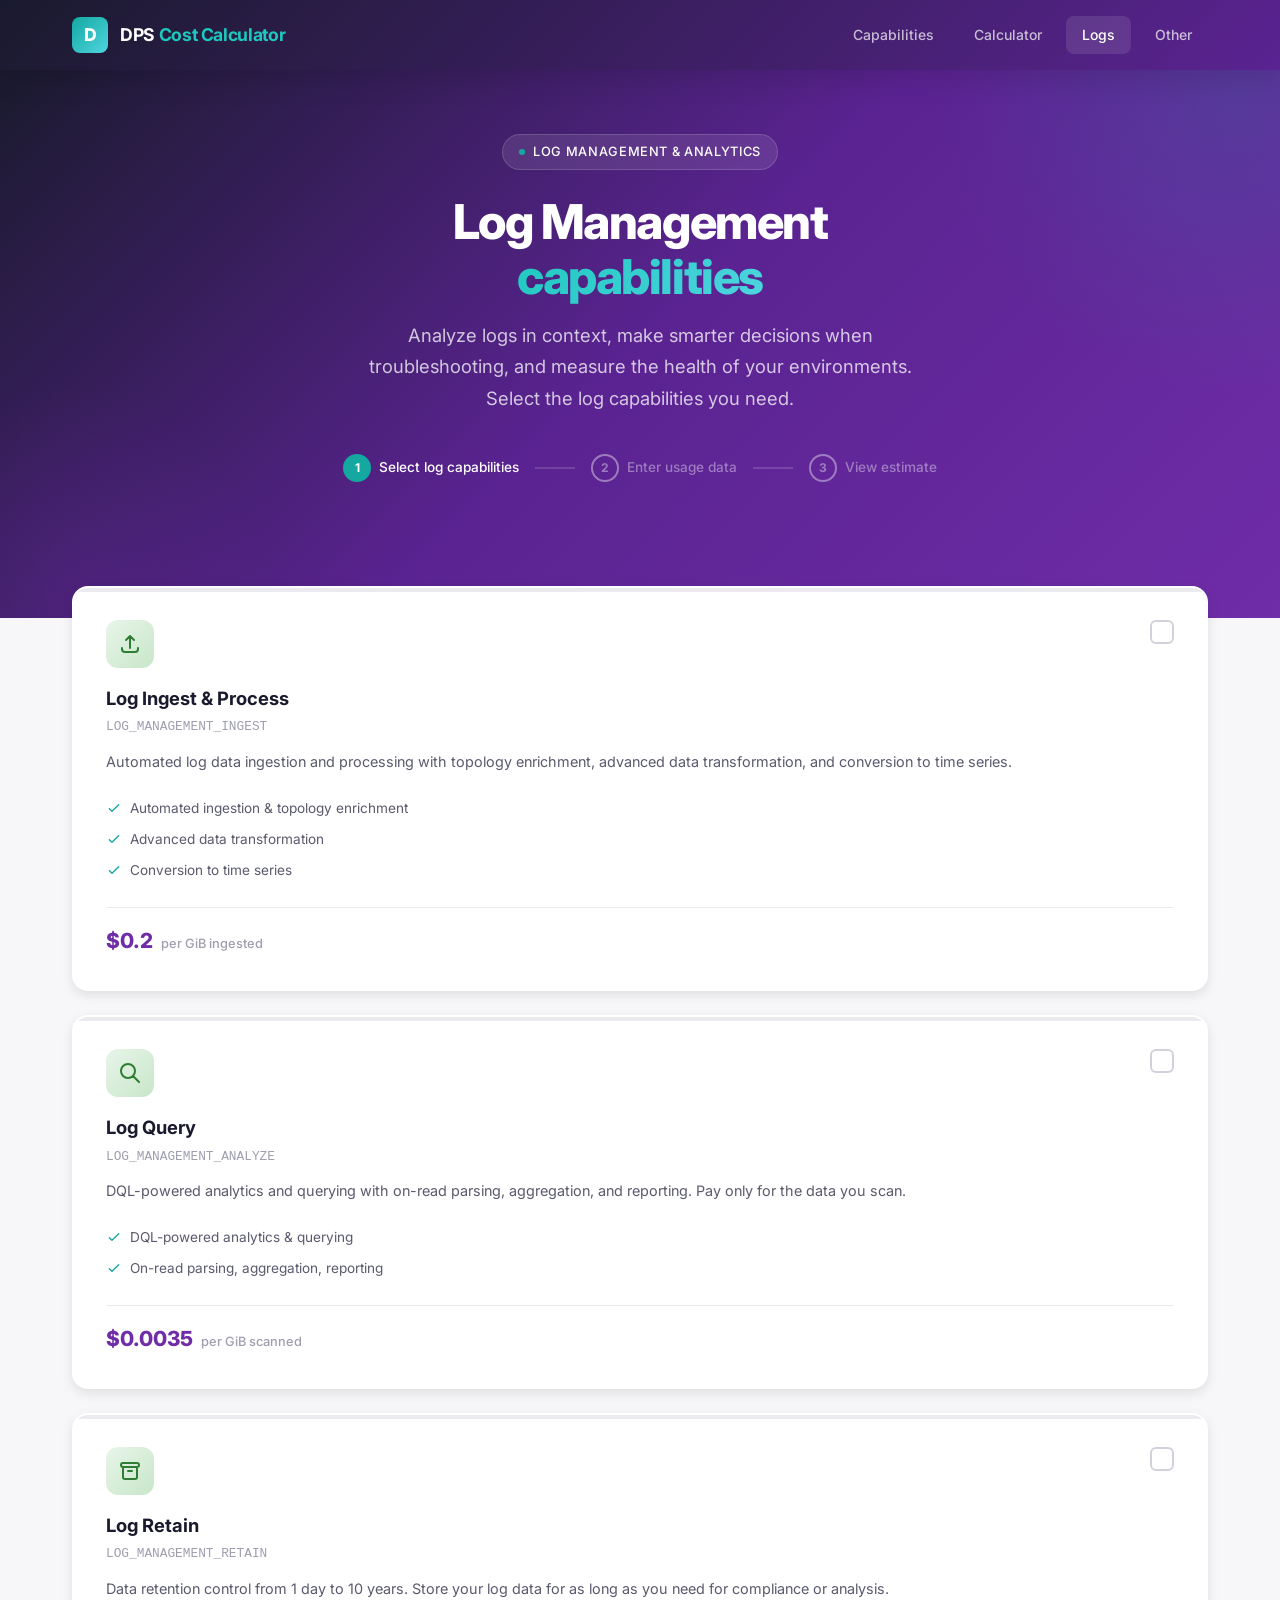
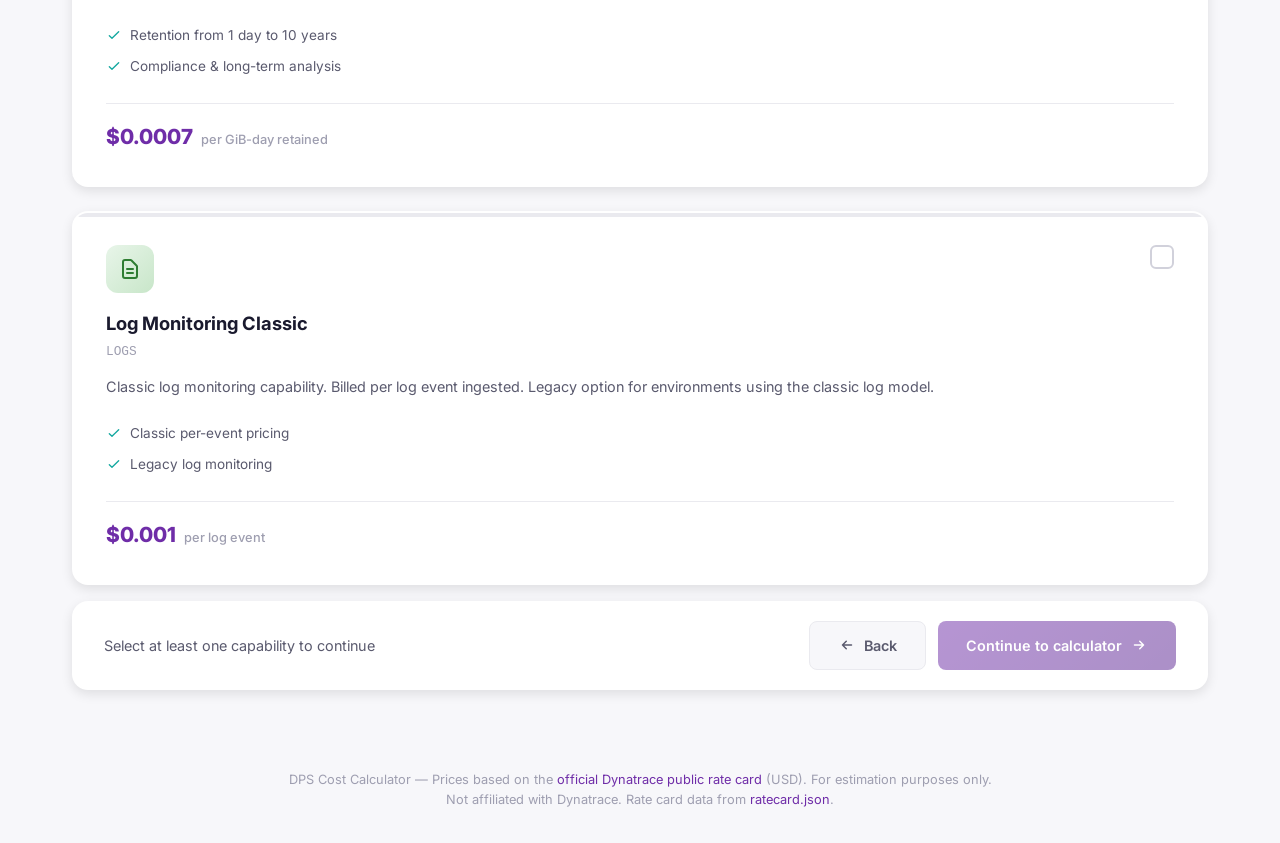
<file: docs/logs.html>
<!DOCTYPE html>
<html lang="en">
<head>
  <meta charset="UTF-8">
  <meta name="viewport" content="width=device-width, initial-scale=1.0">
  <title>DPS Cost Calculator — Log Management Capabilities</title>
  <link rel="preconnect" href="https://fonts.googleapis.com">
  <link rel="preconnect" href="https://fonts.gstatic.com" crossorigin>
  <link href="https://fonts.googleapis.com/css2?family=Inter:wght@400;500;600;700;800&display=swap" rel="stylesheet">
  <link rel="stylesheet" href="css/style.css">
</head>
<body>
  <!-- Header -->
  <header class="header">
    <div class="header-inner">
      <a href="index.html" class="logo">
        <div class="logo-icon">D</div>
        <div class="logo-text">DPS <span>Cost Calculator</span></div>
      </a>
      <nav class="nav">
        <a href="index.html">Capabilities</a>
        <a href="calculator.html">Calculator</a>
        <a href="logs.html" class="active">Logs</a>
        <a href="other.html">Other</a>
      </nav>
    </div>
  </header>

  <!-- Hero -->
  <section class="hero">
    <div class="hero-content">
      <div class="hero-badge">
        <span class="hero-badge-dot"></span>
        Log Management &amp; Analytics
      </div>
      <h1>
        Log Management<br>
        <span class="gradient-text">capabilities</span>
      </h1>
      <p>
        Analyze logs in context, make smarter decisions when troubleshooting, and measure the health of your environments. Select the log capabilities you need.
      </p>

      <!-- Steps -->
      <div class="steps-indicator">
        <div class="step-item active">
          <div class="step-number">1</div>
          <span>Select log capabilities</span>
        </div>
        <div class="step-connector"></div>
        <div class="step-item">
          <div class="step-number">2</div>
          <span>Enter usage data</span>
        </div>
        <div class="step-connector"></div>
        <div class="step-item">
          <div class="step-number">3</div>
          <span>View estimate</span>
        </div>
      </div>
    </div>
  </section>

  <!-- Main Content -->
  <main class="main">
    <div class="capabilities-grid" id="capabilities-grid">

      <!-- Log Ingest & Process -->
      <div class="capability-card" data-capability="LOG_MANAGEMENT_INGEST" onclick="toggleCapability(this)">
        <div class="card-header">
          <div class="card-icon logs">
            <svg xmlns="http://www.w3.org/2000/svg" width="24" height="24" fill="none" viewBox="0 0 24 24" stroke="currentColor" stroke-width="2">
              <path stroke-linecap="round" stroke-linejoin="round" d="M4 16v1a3 3 0 003 3h10a3 3 0 003-3v-1m-4-8l-4-4m0 0L8 8m4-4v12"/>
            </svg>
          </div>
          <div class="card-checkbox">
            <svg xmlns="http://www.w3.org/2000/svg" fill="none" viewBox="0 0 24 24" stroke="currentColor" stroke-width="3">
              <path stroke-linecap="round" stroke-linejoin="round" d="M5 13l4 4L19 7"/>
            </svg>
          </div>
        </div>
        <h3 class="card-title">Log Ingest &amp; Process</h3>
        <div class="card-subtitle">LOG_MANAGEMENT_INGEST</div>
        <p class="card-description">
          Automated log data ingestion and processing with topology enrichment, advanced data transformation, and conversion to time series.
        </p>
        <ul class="card-features">
          <li>
            <svg xmlns="http://www.w3.org/2000/svg" fill="none" viewBox="0 0 24 24" stroke="currentColor" stroke-width="2"><path stroke-linecap="round" stroke-linejoin="round" d="M5 13l4 4L19 7"/></svg>
            Automated ingestion &amp; topology enrichment
          </li>
          <li>
            <svg xmlns="http://www.w3.org/2000/svg" fill="none" viewBox="0 0 24 24" stroke="currentColor" stroke-width="2"><path stroke-linecap="round" stroke-linejoin="round" d="M5 13l4 4L19 7"/></svg>
            Advanced data transformation
          </li>
          <li>
            <svg xmlns="http://www.w3.org/2000/svg" fill="none" viewBox="0 0 24 24" stroke="currentColor" stroke-width="2"><path stroke-linecap="round" stroke-linejoin="round" d="M5 13l4 4L19 7"/></svg>
            Conversion to time series
          </li>
        </ul>
        <div class="card-pricing">
          <span class="card-price">$0.20</span>
          <span class="card-price-unit">per GiB ingested</span>
        </div>
      </div>

      <!-- Log Query -->
      <div class="capability-card" data-capability="LOG_MANAGEMENT_ANALYZE" onclick="toggleCapability(this)">
        <div class="card-header">
          <div class="card-icon logs">
            <svg xmlns="http://www.w3.org/2000/svg" width="24" height="24" fill="none" viewBox="0 0 24 24" stroke="currentColor" stroke-width="2">
              <path stroke-linecap="round" stroke-linejoin="round" d="M21 21l-6-6m2-5a7 7 0 11-14 0 7 7 0 0114 0z"/>
            </svg>
          </div>
          <div class="card-checkbox">
            <svg xmlns="http://www.w3.org/2000/svg" fill="none" viewBox="0 0 24 24" stroke="currentColor" stroke-width="3">
              <path stroke-linecap="round" stroke-linejoin="round" d="M5 13l4 4L19 7"/>
            </svg>
          </div>
        </div>
        <h3 class="card-title">Log Query</h3>
        <div class="card-subtitle">LOG_MANAGEMENT_ANALYZE</div>
        <p class="card-description">
          DQL-powered analytics and querying with on-read parsing, aggregation, and reporting. Pay only for the data you scan.
        </p>
        <ul class="card-features">
          <li>
            <svg xmlns="http://www.w3.org/2000/svg" fill="none" viewBox="0 0 24 24" stroke="currentColor" stroke-width="2"><path stroke-linecap="round" stroke-linejoin="round" d="M5 13l4 4L19 7"/></svg>
            DQL-powered analytics &amp; querying
          </li>
          <li>
            <svg xmlns="http://www.w3.org/2000/svg" fill="none" viewBox="0 0 24 24" stroke="currentColor" stroke-width="2"><path stroke-linecap="round" stroke-linejoin="round" d="M5 13l4 4L19 7"/></svg>
            On-read parsing, aggregation, reporting
          </li>
        </ul>
        <div class="card-pricing">
          <span class="card-price">$0.0035</span>
          <span class="card-price-unit">per GiB scanned</span>
        </div>
      </div>

      <!-- Log Retain -->
      <div class="capability-card" data-capability="LOG_MANAGEMENT_RETAIN" onclick="toggleCapability(this)">
        <div class="card-header">
          <div class="card-icon logs">
            <svg xmlns="http://www.w3.org/2000/svg" width="24" height="24" fill="none" viewBox="0 0 24 24" stroke="currentColor" stroke-width="2">
              <path stroke-linecap="round" stroke-linejoin="round" d="M5 8h14M5 8a2 2 0 110-4h14a2 2 0 110 4M5 8v10a2 2 0 002 2h10a2 2 0 002-2V8m-9 4h4"/>
            </svg>
          </div>
          <div class="card-checkbox">
            <svg xmlns="http://www.w3.org/2000/svg" fill="none" viewBox="0 0 24 24" stroke="currentColor" stroke-width="3">
              <path stroke-linecap="round" stroke-linejoin="round" d="M5 13l4 4L19 7"/>
            </svg>
          </div>
        </div>
        <h3 class="card-title">Log Retain</h3>
        <div class="card-subtitle">LOG_MANAGEMENT_RETAIN</div>
        <p class="card-description">
          Data retention control from 1 day to 10 years. Store your log data for as long as you need for compliance or analysis.
        </p>
        <ul class="card-features">
          <li>
            <svg xmlns="http://www.w3.org/2000/svg" fill="none" viewBox="0 0 24 24" stroke="currentColor" stroke-width="2"><path stroke-linecap="round" stroke-linejoin="round" d="M5 13l4 4L19 7"/></svg>
            Retention from 1 day to 10 years
          </li>
          <li>
            <svg xmlns="http://www.w3.org/2000/svg" fill="none" viewBox="0 0 24 24" stroke="currentColor" stroke-width="2"><path stroke-linecap="round" stroke-linejoin="round" d="M5 13l4 4L19 7"/></svg>
            Compliance &amp; long-term analysis
          </li>
        </ul>
        <div class="card-pricing">
          <span class="card-price">$0.0007</span>
          <span class="card-price-unit">per GiB-day retained</span>
        </div>
      </div>

      <!-- Log Monitoring Classic -->
      <div class="capability-card" data-capability="LOGS" onclick="toggleCapability(this)">
        <div class="card-header">
          <div class="card-icon logs">
            <svg xmlns="http://www.w3.org/2000/svg" width="24" height="24" fill="none" viewBox="0 0 24 24" stroke="currentColor" stroke-width="2">
              <path stroke-linecap="round" stroke-linejoin="round" d="M9 12h6m-6 4h6m2 5H7a2 2 0 01-2-2V5a2 2 0 012-2h5.586a1 1 0 01.707.293l5.414 5.414a1 1 0 01.293.707V19a2 2 0 01-2 2z"/>
            </svg>
          </div>
          <div class="card-checkbox">
            <svg xmlns="http://www.w3.org/2000/svg" fill="none" viewBox="0 0 24 24" stroke="currentColor" stroke-width="3">
              <path stroke-linecap="round" stroke-linejoin="round" d="M5 13l4 4L19 7"/>
            </svg>
          </div>
        </div>
        <h3 class="card-title">Log Monitoring Classic</h3>
        <div class="card-subtitle">LOGS</div>
        <p class="card-description">
          Classic log monitoring capability. Billed per log event ingested. Legacy option for environments using the classic log model.
        </p>
        <ul class="card-features">
          <li>
            <svg xmlns="http://www.w3.org/2000/svg" fill="none" viewBox="0 0 24 24" stroke="currentColor" stroke-width="2"><path stroke-linecap="round" stroke-linejoin="round" d="M5 13l4 4L19 7"/></svg>
            Classic per-event pricing
          </li>
          <li>
            <svg xmlns="http://www.w3.org/2000/svg" fill="none" viewBox="0 0 24 24" stroke="currentColor" stroke-width="2"><path stroke-linecap="round" stroke-linejoin="round" d="M5 13l4 4L19 7"/></svg>
            Legacy log monitoring
          </li>
        </ul>
        <div class="card-pricing">
          <span class="card-price">$0.001</span>
          <span class="card-price-unit">per log event</span>
        </div>
      </div>

    </div>

    <!-- Action Bar -->
    <div class="action-bar">
      <div class="selection-info" id="selection-info">
        Select at least one capability to continue
      </div>
      <div style="display: flex; gap: 0.75rem;">
        <a href="index.html" class="btn btn-secondary">
          <svg xmlns="http://www.w3.org/2000/svg" fill="none" viewBox="0 0 24 24" stroke="currentColor" stroke-width="2">
            <path stroke-linecap="round" stroke-linejoin="round" d="M11 17l-5-5m0 0l5-5m-5 5h12"/>
          </svg>
          Back
        </a>
        <button class="btn btn-primary" id="btn-continue" disabled onclick="goToCalculator()">
          Continue to calculator
          <svg xmlns="http://www.w3.org/2000/svg" fill="none" viewBox="0 0 24 24" stroke="currentColor" stroke-width="2">
            <path stroke-linecap="round" stroke-linejoin="round" d="M13 7l5 5m0 0l-5 5m5-5H6"/>
          </svg>
        </button>
      </div>
    </div>
  </main>

  <!-- Footer -->
  <footer class="footer">
    <p>DPS Cost Calculator &mdash; Prices based on the <a href="https://www.dynatrace.com/pricing/rate-card/" target="_blank">official Dynatrace public rate card</a> (USD). For estimation purposes only.</p>
    <p>Not affiliated with Dynatrace. Rate card data from <a href="ratecard.json">ratecard.json</a>.</p>
  </footer>

  <script>
    // ---- Load prices from ratecard.json ----
    async function loadPrices() {
      try {
        const response = await fetch('ratecard.json');
        const rateCardArray = await response.json();
        
        // Create a map of capability keys to prices
        const priceMap = {};
        rateCardArray.forEach(item => {
          priceMap[item.key] = item.price;
        });
        
        // Update card prices
        const cards = document.querySelectorAll('[data-capability]');
        cards.forEach(card => {
          const capKey = card.dataset.capability;
          if (priceMap[capKey]) {
            const priceEl = card.querySelector('.card-price');
            if (priceEl) priceEl.textContent = '$' + parseFloat(priceMap[capKey]).toFixed(8).replace(/0+$/, '').replace(/\.$/, '');
          }
        });
      } catch (error) {
        console.error('Failed to load prices:', error);
      }
    }

    const STORAGE_KEY = 'selectedLogCapabilities';
    const selectedCapabilities = new Set(
      JSON.parse(sessionStorage.getItem(STORAGE_KEY) || '[]')
    );

    document.addEventListener('DOMContentLoaded', () => {
      loadPrices();
      selectedCapabilities.forEach(cap => {
        const card = document.querySelector(`[data-capability="${cap}"]`);
        if (card) card.classList.add('selected');
      });
      updateUI();
    });

    function toggleCapability(card) {
      const cap = card.dataset.capability;
      if (selectedCapabilities.has(cap)) {
        selectedCapabilities.delete(cap);
        card.classList.remove('selected');
      } else {
        selectedCapabilities.add(cap);
        card.classList.add('selected');
      }
      sessionStorage.setItem(STORAGE_KEY, JSON.stringify([...selectedCapabilities]));
      updateUI();
    }

    function updateUI() {
      const count = selectedCapabilities.size;
      const info = document.getElementById('selection-info');
      const btn = document.getElementById('btn-continue');
      if (count === 0) {
        info.innerHTML = 'Select at least one capability to continue';
        btn.disabled = true;
      } else {
        const names = [...selectedCapabilities].map(c => {
          const card = document.querySelector(`[data-capability="${c}"]`);
          return card ? card.querySelector('.card-title').textContent : c;
        });
        info.innerHTML = `<strong>${count}</strong> capability${count > 1 ? 'ies' : ''} selected: ${names.join(', ')}`;
        btn.disabled = false;
      }
    }

    function goToCalculator() {
      if (selectedCapabilities.size > 0) {
        window.location.href = 'logs-calculator.html';
      }
    }
  </script>
</body>
</html>
</file>
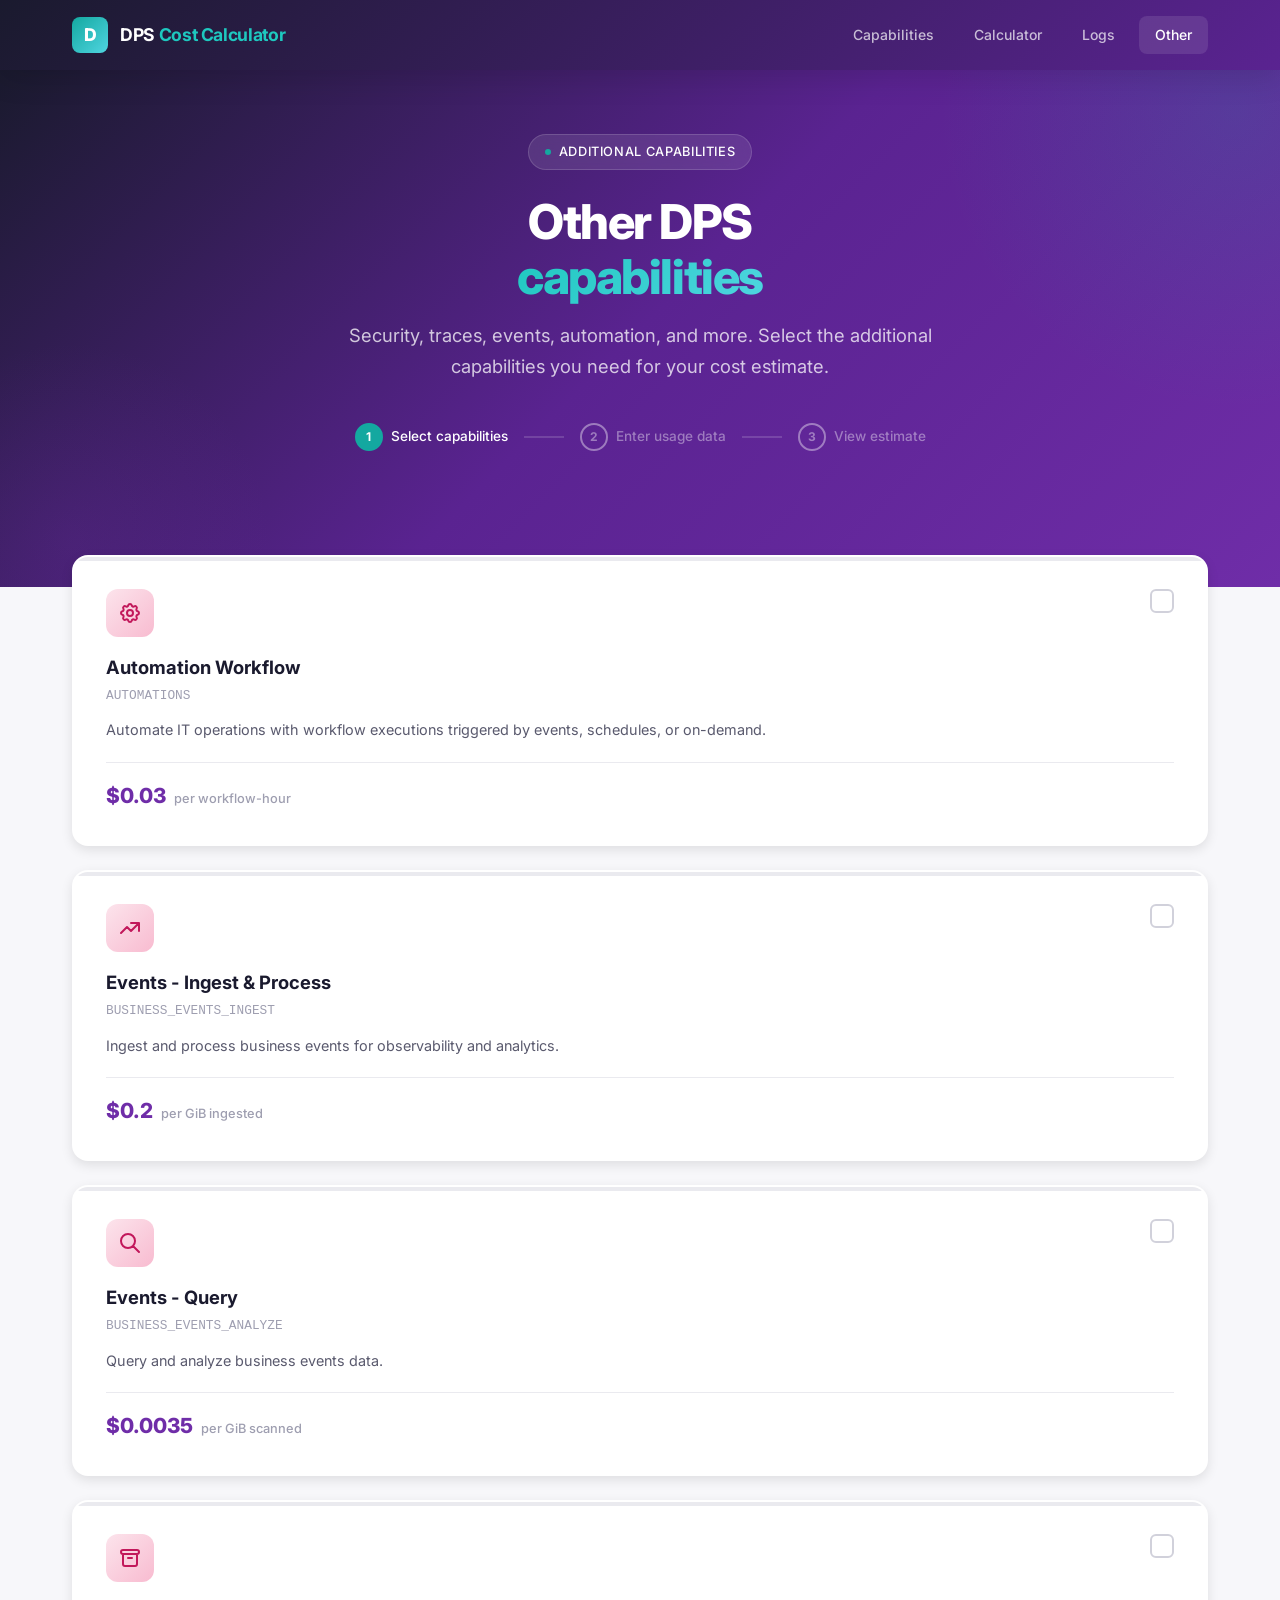
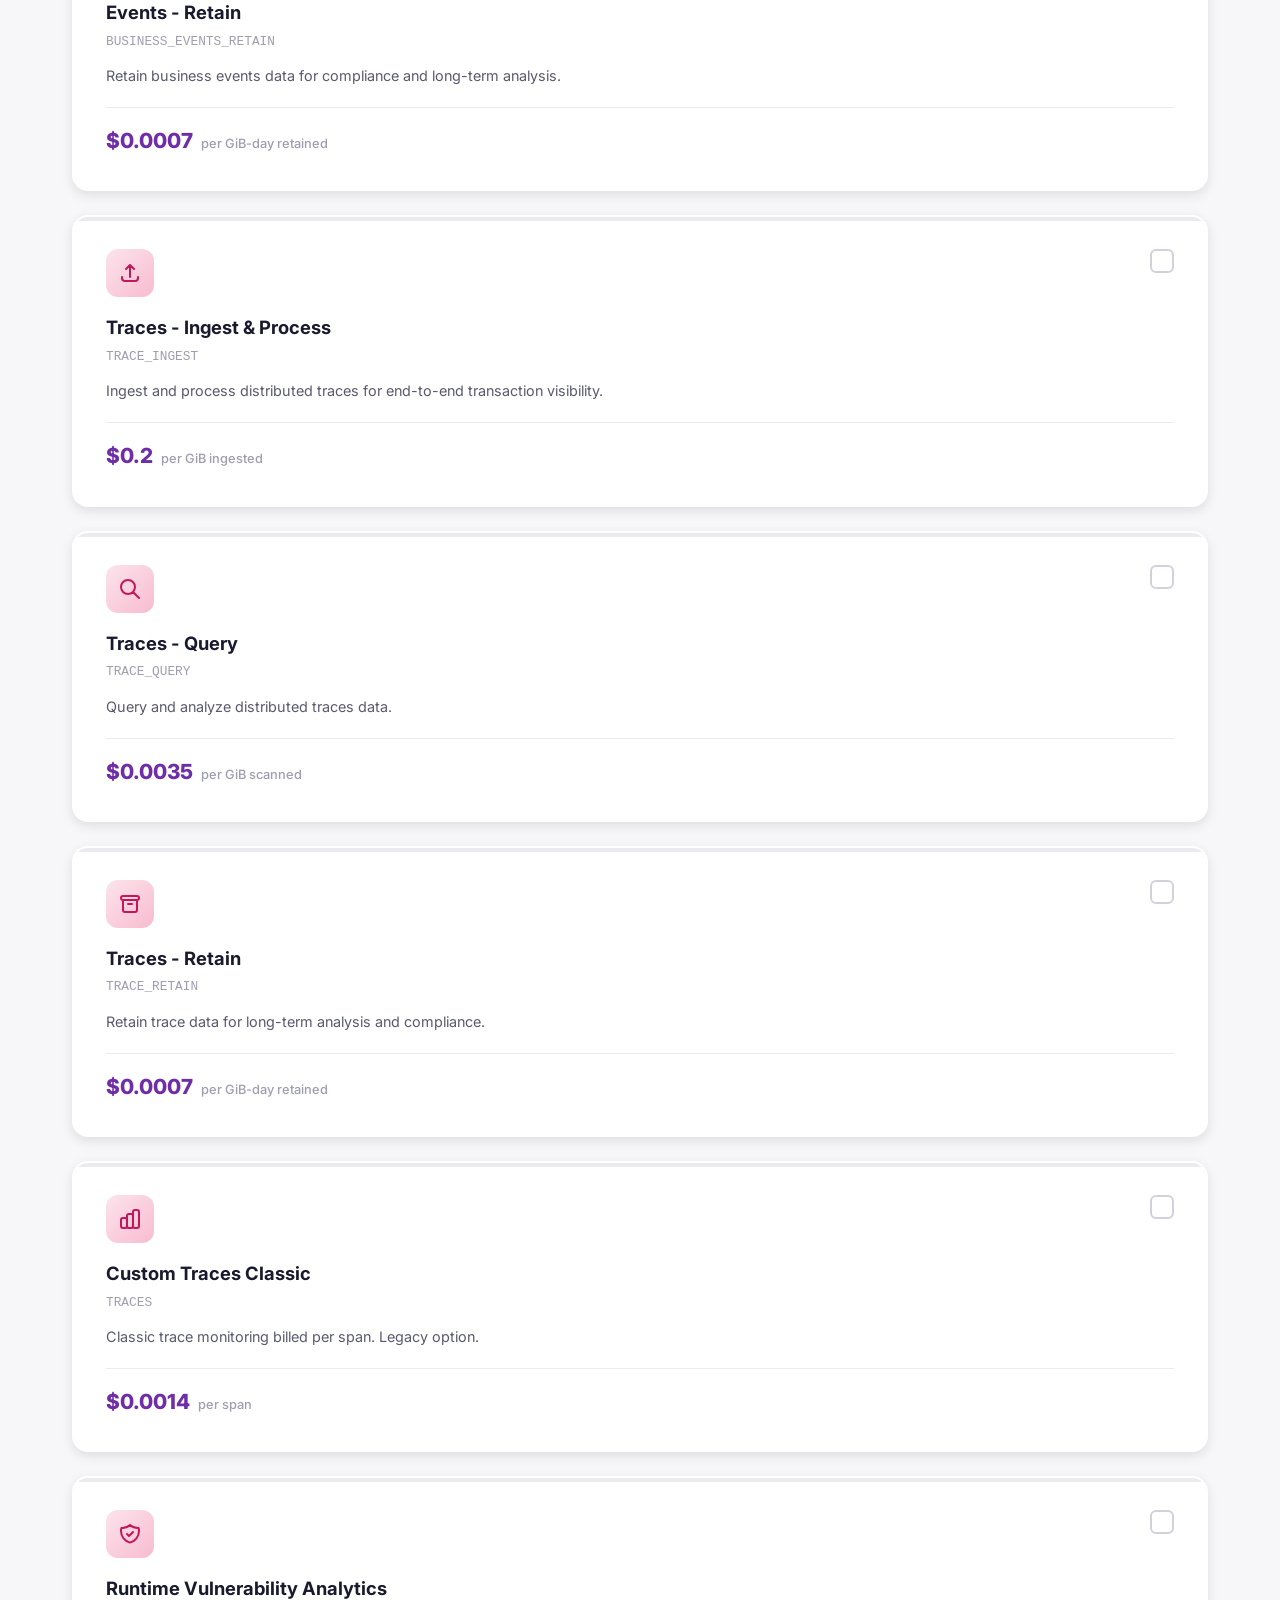
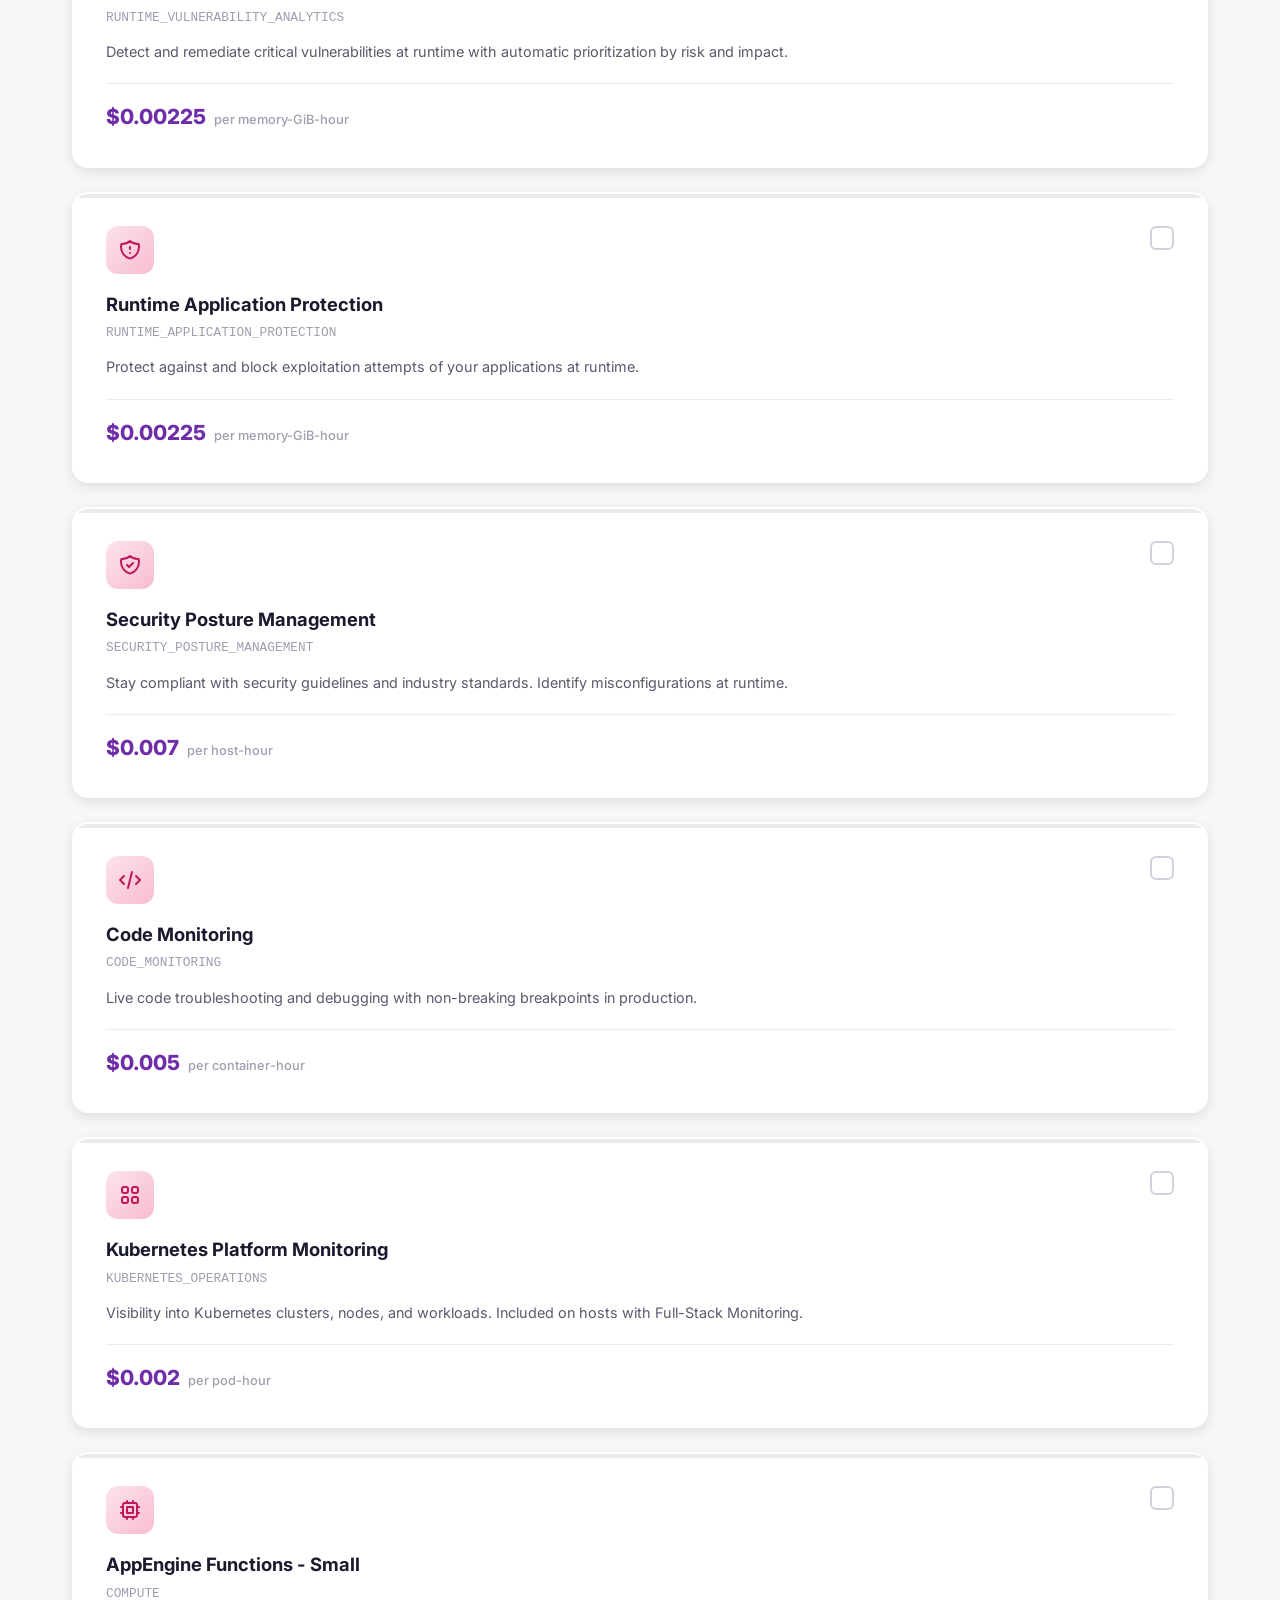
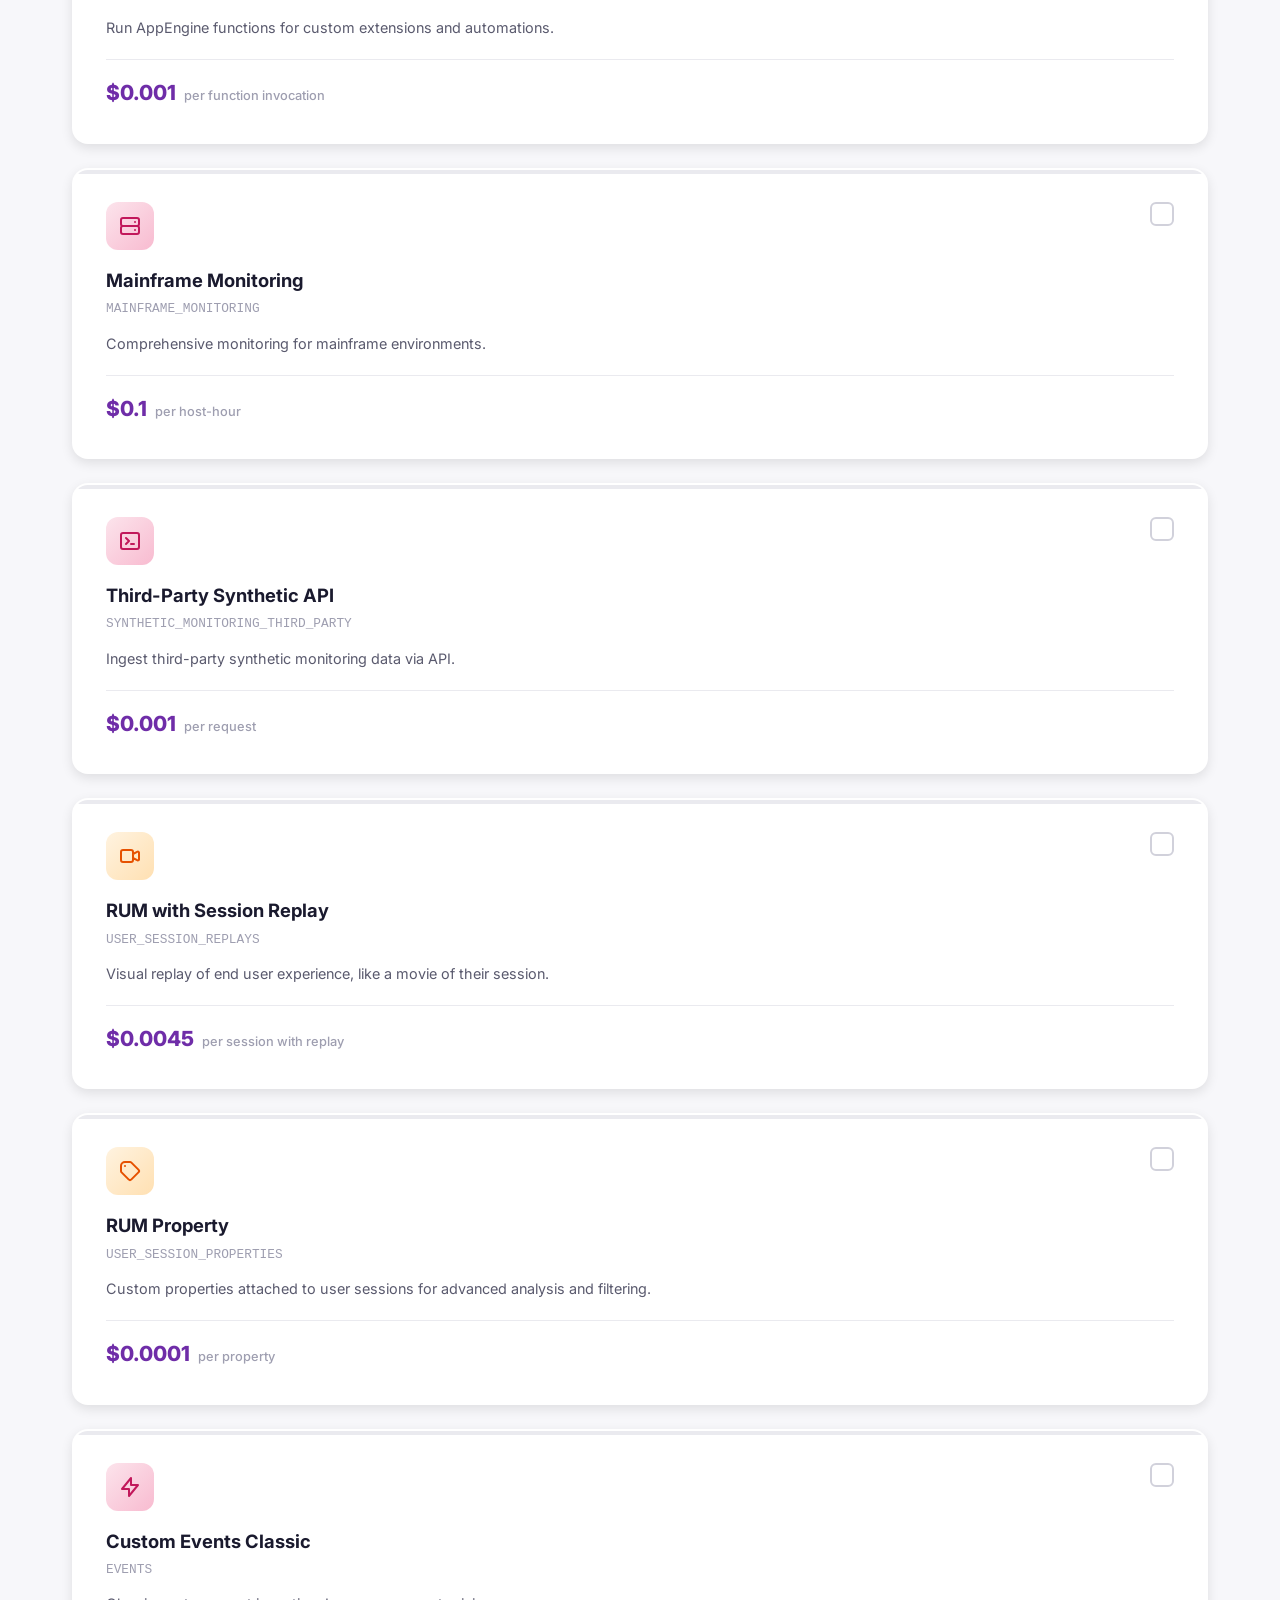
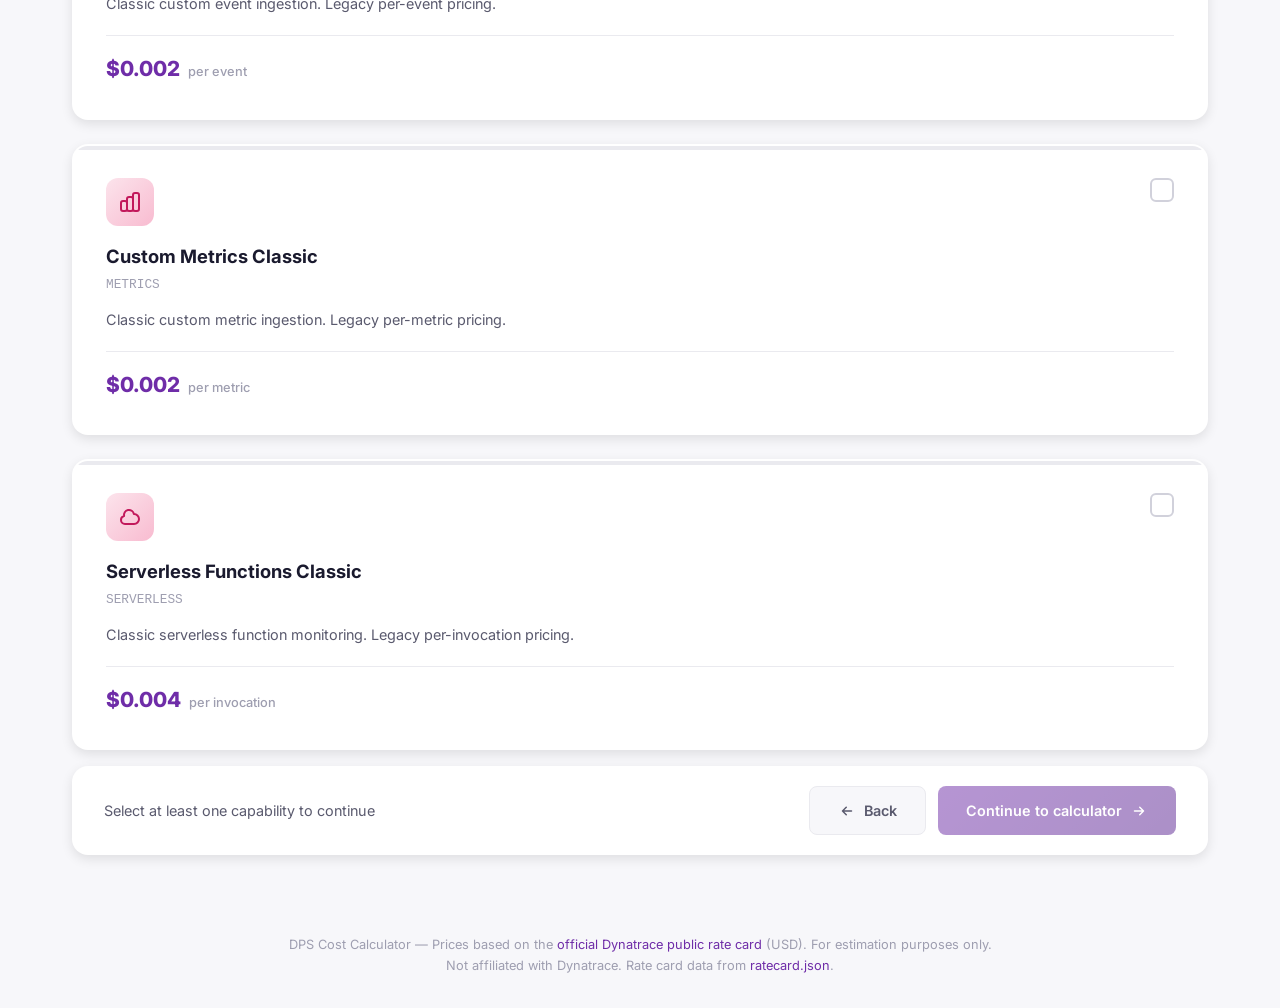
<file: docs/other-calculator.html>
<!DOCTYPE html>
<html lang="en">
<head>
  <meta charset="UTF-8">
  <meta name="viewport" content="width=device-width, initial-scale=1.0">
  <title>DPS Cost Calculator — Other Capabilities Calculator</title>
  <link rel="preconnect" href="https://fonts.googleapis.com">
  <link rel="preconnect" href="https://fonts.gstatic.com" crossorigin>
  <link href="https://fonts.googleapis.com/css2?family=Inter:wght@400;500;600;700;800&display=swap" rel="stylesheet">
  <link rel="stylesheet" href="css/style.css">
</head>
<body>
  <!-- Header -->
  <header class="header">
    <div class="header-inner">
      <a href="index.html" class="logo">
        <div class="logo-icon">D</div>
        <div class="logo-text">DPS <span>Cost Calculator</span></div>
      </a>
      <nav class="nav">
        <a href="index.html">Capabilities</a>
        <a href="calculator.html">Calculator</a>
        <a href="logs.html">Logs</a>
        <a href="other.html" class="active">Other</a>
      </nav>
    </div>
  </header>

  <!-- Hero -->
  <section class="hero" style="padding: 2.5rem 2rem 4rem;">
    <div class="hero-content">
      <h1>
        Other capabilities<br>
        <span class="gradient-text">cost calculator</span>
      </h1>
      <p>Enter your expected usage. The calculator will estimate your yearly DPS cost for the selected capabilities.</p>
      <div class="steps-indicator">
        <div class="step-item completed">
          <div class="step-number">&#10003;</div>
          <span>Select capabilities</span>
        </div>
        <div class="step-connector"></div>
        <div class="step-item active">
          <div class="step-number">2</div>
          <span>Enter usage data</span>
        </div>
        <div class="step-connector"></div>
        <div class="step-item">
          <div class="step-number">3</div>
          <span>View estimate</span>
        </div>
      </div>
    </div>
  </section>

  <!-- Main Content -->
  <main class="main">
    <div class="calculator-sections" id="calculator-sections"></div>

    <!-- Total Summary -->
    <div class="total-summary" id="total-summary" style="margin-top: 2rem;">
      <div class="total-summary-title">Yearly cost estimate — Other Capabilities</div>
      <div class="total-breakdown" id="total-breakdown"></div>
      <div class="total-divider"></div>
      <div class="total-grand">
        <div class="total-grand-label">Total yearly cost</div>
        <div>
          <div class="total-grand-value" id="total-grand-value">$0.00</div>
          <div class="total-monthly" id="total-monthly">≈ $0.00 / month</div>
        </div>
      </div>
    </div>

    <!-- Action Bar -->
    <div class="action-bar" style="margin-top: 1rem;">
      <a href="other.html" class="btn btn-secondary">
        <svg xmlns="http://www.w3.org/2000/svg" fill="none" viewBox="0 0 24 24" stroke="currentColor" stroke-width="2">
          <path stroke-linecap="round" stroke-linejoin="round" d="M11 17l-5-5m0 0l5-5m-5 5h12"/>
        </svg>
        Back to capabilities
      </a>
      <button class="btn btn-primary" onclick="exportSummary()">
        <svg xmlns="http://www.w3.org/2000/svg" fill="none" viewBox="0 0 24 24" stroke="currentColor" stroke-width="2">
          <path stroke-linecap="round" stroke-linejoin="round" d="M12 10v6m0 0l-3-3m3 3l3-3m2 8H7a2 2 0 01-2-2V5a2 2 0 012-2h5.586a1 1 0 01.707.293l5.414 5.414a1 1 0 01.293.707V19a2 2 0 01-2 2z"/>
        </svg>
        Copy summary
      </button>
    </div>
  </main>

  <!-- Footer -->
  <footer class="footer">
    <p>DPS Cost Calculator &mdash; Prices based on the <a href="https://www.dynatrace.com/pricing/rate-card/" target="_blank">official Dynatrace public rate card</a> (USD). For estimation purposes only.</p>
    <p>Not affiliated with Dynatrace. Rate card data from <a href="ratecard.json">ratecard.json</a>.</p>
  </footer>

  <script>
    // ---- Rate Card (fetched from ratecard.json) ----
    let RATE_CARD = {};
    
    // Define units for each capability (mapped from ratecard.json)
    const CAPABILITY_UNITS = {
      AUTOMATIONS: 'per workflow-hour',
      BUSINESS_EVENTS_INGEST: 'per GiB ingested',
      BUSINESS_EVENTS_ANALYZE: 'per GiB scanned',
      BUSINESS_EVENTS_RETAIN: 'per GiB-day retained',
      TRACE_INGEST: 'per GiB ingested',
      TRACE_QUERY: 'per GiB scanned',
      TRACE_RETAIN: 'per GiB-day retained',
      TRACES: 'per span',
      RUNTIME_VULNERABILITY_ANALYTICS: 'per memory-GiB-hour',
      RUNTIME_APPLICATION_PROTECTION: 'per memory-GiB-hour',
      SECURITY_POSTURE_MANAGEMENT: 'per host-hour',
      CODE_MONITORING: 'per container-hour',
      KUBERNETES_OPERATIONS: 'per pod-hour',
      COMPUTE: 'per function invocation',
      MAINFRAME_MONITORING: 'per host-hour',
      SYNTHETIC_MONITORING_THIRD_PARTY: 'per request',
      USER_SESSION_REPLAYS: 'per session with replay',
      USER_SESSION_PROPERTIES: 'per property',
      EVENTS: 'per event',
      METRICS: 'per metric',
      SERVERLESS: 'per invocation'
    };
    
    // Load rate card from JSON
    async function loadRateCard() {
      try {
        const response = await fetch('ratecard.json');
        const rateCardArray = await response.json();
        
        // Convert array to object keyed by capability
        RATE_CARD = {};
        rateCardArray.forEach(item => {
          if (CAPABILITY_UNITS[item.key]) {
            RATE_CARD[item.key] = {
              name: item.name,
              price: parseFloat(item.price),
              unit: CAPABILITY_UNITS[item.key]
            };
          }
        });
        
        // Initialize UI after rate card is loaded
        initializeCalculator();
      } catch (error) {
        console.error('Failed to load rate card:', error);
        alert('Error loading rate card. Please refresh the page.');
      }
    }

    // Helper to build per-unit-per-day fields (most common pattern)
    function dailyFields(prefix, unitLabel, unitHint, defaultDays) {
      return [
        { id: `${prefix}_count`, label: `${unitLabel} per day`, hint: unitHint, placeholder: 'e.g. 1000', defaultValue: '' },
        { id: `${prefix}_days`, label: 'Days per year', hint: 'Number of operational days per year', placeholder: 'e.g. 365', defaultValue: defaultDays || '365' }
      ];
    }

    function dailyCalc(prefix, rateKey) {
      return (v) => {
        const count = parseFloat(v[`${prefix}_count`]) || 0;
        const days = parseFloat(v[`${prefix}_days`]) || 0;
        return count * days * RATE_CARD[rateKey].price;
      };
    }

    function dailyFormula(rateKey) {
      return () => {
        const price = RATE_CARD[rateKey]?.price.toFixed(6) || '0.000000';
        const unit = RATE_CARD[rateKey]?.unit || 'unit';
        return `${unit.split(' ')[0]}/day × days/year × $${price}`;
      };
    }

    // Host-hour fields: hosts × hours/day × days/year
    function hostHourFields(prefix) {
      return [
        { id: `${prefix}_hosts`, label: 'Number of hosts', hint: 'Total monitored hosts', placeholder: 'e.g. 10', defaultValue: '' },
        { id: `${prefix}_hours`, label: 'Hours per day', hint: 'Average hours per day', placeholder: 'e.g. 24', defaultValue: '24' },
        { id: `${prefix}_days`, label: 'Days per year', hint: 'Operational days per year', placeholder: 'e.g. 365', defaultValue: '365' }
      ];
    }

    function hostHourCalc(prefix, rateKey) {
      return (v) => {
        const hosts = parseFloat(v[`${prefix}_hosts`]) || 0;
        const hours = parseFloat(v[`${prefix}_hours`]) || 0;
        const days = parseFloat(v[`${prefix}_days`]) || 0;
        return hosts * hours * days * RATE_CARD[rateKey].price;
      };
    }

    function hostHourFormula(rateKey) {
      return () => {
        const price = RATE_CARD[rateKey]?.price.toFixed(6) || '0.000000';
        return `hosts × hours/day × days/year × $${price}`;
      };
    }

    // Memory-GiB-hour fields: hosts × memory × hours/day × days/year
    function memGibFields(prefix) {
      return [
        { id: `${prefix}_hosts`, label: 'Number of hosts', hint: 'Total monitored hosts', placeholder: 'e.g. 10', defaultValue: '' },
        { id: `${prefix}_mem`, label: 'Avg memory per host (GiB)', hint: 'Average RAM in GiB', placeholder: 'e.g. 8', defaultValue: '' },
        { id: `${prefix}_hours`, label: 'Hours per day', hint: 'Average hours per day', placeholder: 'e.g. 24', defaultValue: '24' },
        { id: `${prefix}_days`, label: 'Days per year', hint: 'Operational days per year', placeholder: 'e.g. 365', defaultValue: '365' }
      ];
    }

    function memGibCalc(prefix, rateKey) {
      return (v) => {
        const hosts = parseFloat(v[`${prefix}_hosts`]) || 0;
        const mem = parseFloat(v[`${prefix}_mem`]) || 0;
        const hours = parseFloat(v[`${prefix}_hours`]) || 0;
        const days = parseFloat(v[`${prefix}_days`]) || 0;
        return hosts * mem * hours * days * RATE_CARD[rateKey].price;
      };
    }

    function memGibFormula(rateKey) {
      return () => {
        const price = RATE_CARD[rateKey]?.price.toFixed(6) || '0.000000';
        return `hosts × GiB × hours/day × days/year × $${price}`;
      };
    }

    // Retain fields: GiB stored × retention days
    function retainFields(prefix) {
      return [
        { id: `${prefix}_gib`, label: 'GiB stored (avg)', hint: 'Average retained volume in GiB', placeholder: 'e.g. 500', defaultValue: '' },
        { id: `${prefix}_ret`, label: 'Retention days', hint: 'Number of days data is retained', placeholder: 'e.g. 35', defaultValue: '35' }
      ];
    }

    function retainCalc(prefix, rateKey) {
      return (v) => {
        const gib = parseFloat(v[`${prefix}_gib`]) || 0;
        const ret = parseFloat(v[`${prefix}_ret`]) || 0;
        return gib * ret * RATE_CARD[rateKey].price;
      };
    }

    function retainFormula(rateKey) {
      return () => {
        const price = RATE_CARD[rateKey]?.price.toFixed(6) || '0.000000';
        return `GiB stored × retention days × $${price}`;
      };
    }

    const defaultSvg = '<svg xmlns="http://www.w3.org/2000/svg" width="24" height="24" fill="none" viewBox="0 0 24 24" stroke="currentColor" stroke-width="2"><path stroke-linecap="round" stroke-linejoin="round" d="M4 6a2 2 0 012-2h2a2 2 0 012 2v2a2 2 0 01-2 2H6a2 2 0 01-2-2V6zM14 6a2 2 0 012-2h2a2 2 0 012 2v2a2 2 0 01-2 2h-2a2 2 0 01-2-2V6zM4 16a2 2 0 012-2h2a2 2 0 012 2v2a2 2 0 01-2 2H6a2 2 0 01-2-2v-2zM14 16a2 2 0 012-2h2a2 2 0 012 2v2a2 2 0 01-2 2h-2a2 2 0 01-2-2v-2z"/></svg>';

    const CAPABILITY_FORMS = {
      AUTOMATIONS: {
        icon: 'other', iconSvg: defaultSvg,
        fields: [
          { id: 'aut_count', label: 'Workflow hours per day', hint: 'Total workflow-hours consumed per day', placeholder: 'e.g. 10', defaultValue: '' },
          { id: 'aut_days', label: 'Days per year', hint: 'Number of operational days per year', placeholder: 'e.g. 365', defaultValue: '365' }
        ],
        calculate: dailyCalc('aut', 'AUTOMATIONS'),
        getFormula: dailyFormula('AUTOMATIONS')
      },
      BUSINESS_EVENTS_INGEST: {
        icon: 'other', iconSvg: defaultSvg,
        fields: dailyFields('bei', 'GiB ingested', 'GiB of events ingested per day'),
        calculate: dailyCalc('bei', 'BUSINESS_EVENTS_INGEST'),
        getFormula: dailyFormula('BUSINESS_EVENTS_INGEST')
      },
      BUSINESS_EVENTS_ANALYZE: {
        icon: 'other', iconSvg: defaultSvg,
        fields: dailyFields('bea', 'GiB scanned', 'GiB of events scanned per day'),
        calculate: dailyCalc('bea', 'BUSINESS_EVENTS_ANALYZE'),
        getFormula: dailyFormula('BUSINESS_EVENTS_ANALYZE')
      },
      BUSINESS_EVENTS_RETAIN: {
        icon: 'other', iconSvg: defaultSvg,
        fields: retainFields('ber'),
        calculate: retainCalc('ber', 'BUSINESS_EVENTS_RETAIN'),
        getFormula: retainFormula('BUSINESS_EVENTS_RETAIN')
      },
      TRACE_INGEST: {
        icon: 'other', iconSvg: defaultSvg,
        fields: dailyFields('tri', 'GiB ingested', 'GiB of traces ingested per day'),
        calculate: dailyCalc('tri', 'TRACE_INGEST'),
        getFormula: dailyFormula('TRACE_INGEST')
      },
      TRACE_QUERY: {
        icon: 'other', iconSvg: defaultSvg,
        fields: dailyFields('trq', 'GiB scanned', 'GiB of traces scanned per day'),
        calculate: dailyCalc('trq', 'TRACE_QUERY'),
        getFormula: dailyFormula('TRACE_QUERY')
      },
      TRACE_RETAIN: {
        icon: 'other', iconSvg: defaultSvg,
        fields: retainFields('trr'),
        calculate: retainCalc('trr', 'TRACE_RETAIN'),
        getFormula: retainFormula('TRACE_RETAIN')
      },
      TRACES: {
        icon: 'other', iconSvg: defaultSvg,
        fields: dailyFields('trc', 'Spans', 'Number of spans per day'),
        calculate: dailyCalc('trc', 'TRACES'),
        getFormula: dailyFormula('TRACES')
      },
      RUNTIME_VULNERABILITY_ANALYTICS: {
        icon: 'other', iconSvg: defaultSvg,
        fields: memGibFields('rva'),
        calculate: memGibCalc('rva', 'RUNTIME_VULNERABILITY_ANALYTICS'),
        getFormula: memGibFormula('RUNTIME_VULNERABILITY_ANALYTICS')
      },
      RUNTIME_APPLICATION_PROTECTION: {
        icon: 'other', iconSvg: defaultSvg,
        fields: memGibFields('rap'),
        calculate: memGibCalc('rap', 'RUNTIME_APPLICATION_PROTECTION'),
        getFormula: memGibFormula('RUNTIME_APPLICATION_PROTECTION')
      },
      SECURITY_POSTURE_MANAGEMENT: {
        icon: 'other', iconSvg: defaultSvg,
        fields: hostHourFields('spm'),
        calculate: hostHourCalc('spm', 'SECURITY_POSTURE_MANAGEMENT'),
        getFormula: hostHourFormula('SECURITY_POSTURE_MANAGEMENT')
      },
      CODE_MONITORING: {
        icon: 'other', iconSvg: defaultSvg,
        fields: [
          { id: 'cm_containers', label: 'Number of containers', hint: 'Total monitored containers', placeholder: 'e.g. 20', defaultValue: '' },
          { id: 'cm_hours', label: 'Hours per day', hint: 'Average hours per day', placeholder: 'e.g. 24', defaultValue: '24' },
          { id: 'cm_days', label: 'Days per year', hint: 'Operational days per year', placeholder: 'e.g. 365', defaultValue: '365' }
        ],
        calculate: (v) => {
          const c = parseFloat(v.cm_containers) || 0;
          const h = parseFloat(v.cm_hours) || 0;
          const d = parseFloat(v.cm_days) || 0;
          return c * h * d * RATE_CARD.CODE_MONITORING.price;
        },
        getFormula: () => `containers × hours/day × days/year × $${RATE_CARD.CODE_MONITORING?.price.toFixed(6) || '0.000000'}`
      },
      KUBERNETES_OPERATIONS: {
        icon: 'other', iconSvg: defaultSvg,
        fields: [
          { id: 'k8s_pods', label: 'Number of pods', hint: 'Total monitored pods', placeholder: 'e.g. 100', defaultValue: '' },
          { id: 'k8s_hours', label: 'Hours per day', hint: 'Average hours per day', placeholder: 'e.g. 24', defaultValue: '24' },
          { id: 'k8s_days', label: 'Days per year', hint: 'Operational days per year', placeholder: 'e.g. 365', defaultValue: '365' }
        ],
        calculate: (v) => {
          const p = parseFloat(v.k8s_pods) || 0;
          const h = parseFloat(v.k8s_hours) || 0;
          const d = parseFloat(v.k8s_days) || 0;
          return p * h * d * RATE_CARD.KUBERNETES_OPERATIONS.price;
        },
        getFormula: () => `pods × hours/day × days/year × $${RATE_CARD.KUBERNETES_OPERATIONS?.price.toFixed(6) || '0.000000'}`
      },
      COMPUTE: {
        icon: 'other', iconSvg: defaultSvg,
        fields: dailyFields('cmp', 'Invocations', 'Function invocations per day'),
        calculate: dailyCalc('cmp', 'COMPUTE'),
        getFormula: dailyFormula('COMPUTE')
      },
      MAINFRAME_MONITORING: {
        icon: 'other', iconSvg: defaultSvg,
        fields: hostHourFields('mf'),
        calculate: hostHourCalc('mf', 'MAINFRAME_MONITORING'),
        getFormula: hostHourFormula('MAINFRAME_MONITORING')
      },
      SYNTHETIC_MONITORING_THIRD_PARTY: {
        icon: 'other', iconSvg: defaultSvg,
        fields: dailyFields('stp', 'Requests', 'Third-party synthetic requests per day'),
        calculate: dailyCalc('stp', 'SYNTHETIC_MONITORING_THIRD_PARTY'),
        getFormula: dailyFormula('SYNTHETIC_MONITORING_THIRD_PARTY')
      },
      USER_SESSION_REPLAYS: {
        icon: 'rum', iconSvg: defaultSvg,
        fields: dailyFields('usr', 'Sessions with replay', 'Sessions with replay capture per day'),
        calculate: dailyCalc('usr', 'USER_SESSION_REPLAYS'),
        getFormula: dailyFormula('USER_SESSION_REPLAYS')
      },
      USER_SESSION_PROPERTIES: {
        icon: 'rum', iconSvg: defaultSvg,
        fields: dailyFields('usp', 'Properties', 'RUM properties captured per day'),
        calculate: dailyCalc('usp', 'USER_SESSION_PROPERTIES'),
        getFormula: dailyFormula('USER_SESSION_PROPERTIES')
      },
      EVENTS: {
        icon: 'other', iconSvg: defaultSvg,
        fields: dailyFields('evt', 'Events', 'Custom events per day'),
        calculate: dailyCalc('evt', 'EVENTS'),
        getFormula: dailyFormula('EVENTS')
      },
      METRICS: {
        icon: 'other', iconSvg: defaultSvg,
        fields: dailyFields('met', 'Metrics', 'Custom metrics per day'),
        calculate: dailyCalc('met', 'METRICS'),
        getFormula: dailyFormula('METRICS')
      },
      SERVERLESS: {
        icon: 'other', iconSvg: defaultSvg,
        fields: dailyFields('svl', 'Invocations', 'Serverless invocations per day'),
        calculate: dailyCalc('svl', 'SERVERLESS'),
        getFormula: dailyFormula('SERVERLESS')
      }
    };

    const STORAGE_KEY = 'selectedOtherCapabilities';
    let selectedCapabilities = JSON.parse(sessionStorage.getItem(STORAGE_KEY) || '[]');

    if (selectedCapabilities.length === 0) {
      window.location.href = 'other.html';
    }

    // ---- Build UI ----
    function initializeCalculator() {
      const container = document.getElementById('calculator-sections');
      selectedCapabilities.forEach(capKey => {
        const config = CAPABILITY_FORMS[capKey];
        const rate = RATE_CARD[capKey];
        if (!config || !rate) return;

        const section = document.createElement('div');
        section.className = 'calc-section fade-in';
        section.id = `section-${capKey}`;
        section.innerHTML = `
          <div class="calc-section-header">
            <div class="calc-section-icon ${config.icon}">${config.iconSvg}</div>
            <div>
              <div class="calc-section-title">${rate.name}</div>
              <div class="calc-section-subtitle">${rate.unit} &mdash; $${rate.price.toFixed(8).replace(/0+$/, '').replace(/\.$/, '')}</div>
            </div>
          </div>
          <div class="calc-section-body">
            <div class="form-grid">
              ${config.fields.map(f => `
                <div class="form-group">
                  <label class="form-label" for="${f.id}">${f.label}</label>
                  <input class="form-input" type="number" id="${f.id}" placeholder="${f.placeholder}" value="${f.defaultValue}" min="0" step="any" oninput="recalculate()">
                  <span class="form-hint">${f.hint}</span>
                </div>
              `).join('')}
            </div>
            <div class="info-box" style="margin-top: 1.25rem;">
              <div class="info-box-icon">
                <svg xmlns="http://www.w3.org/2000/svg" width="16" height="16" fill="none" viewBox="0 0 24 24" stroke="currentColor" stroke-width="2">
                  <path stroke-linecap="round" stroke-linejoin="round" d="M9 7h6m0 10v-3m-3 3h.01M9 17h.01M9 14h.01M12 14h.01M15 11h.01M12 11h.01M9 11h.01M7 21h10a2 2 0 002-2V5a2 2 0 00-2-2H7a2 2 0 00-2 2v14a2 2 0 002 2z"/>
                </svg>
              </div>
              <div class="info-box-text"><strong>Formula:</strong> ${config.getFormula()}</div>
            </div>
          </div>
          <div class="section-cost">
            <span class="section-cost-label">Yearly cost:</span>
            <span class="section-cost-value" id="cost-${capKey}">$0.00</span>
          </div>
        `;
        container.appendChild(section);
      });
      recalculate();
    }

    document.addEventListener('DOMContentLoaded', loadRateCard);

    function recalculate() {
      let totalYearly = 0;
      const breakdownEl = document.getElementById('total-breakdown');
      breakdownEl.innerHTML = '';

      selectedCapabilities.forEach(capKey => {
        const config = CAPABILITY_FORMS[capKey];
        const rate = RATE_CARD[capKey];
        if (!config || !rate) return;
        const values = {};
        config.fields.forEach(f => { values[f.id] = document.getElementById(f.id)?.value || '0'; });
        const cost = config.calculate(values);
        totalYearly += cost;
        const costEl = document.getElementById(`cost-${capKey}`);
        if (costEl) costEl.textContent = formatCurrency(cost);
        const row = document.createElement('div');
        row.className = 'total-row';
        row.innerHTML = `<span class="total-row-label">${rate.name}</span><span class="total-row-value">${formatCurrency(cost)}</span>`;
        breakdownEl.appendChild(row);
      });

      document.getElementById('total-grand-value').textContent = formatCurrency(totalYearly);
      document.getElementById('total-monthly').textContent = `≈ ${formatCurrency(totalYearly / 12)} / month`;
    }

    function formatCurrency(value) {
      return '$' + value.toLocaleString('en-US', { minimumFractionDigits: 2, maximumFractionDigits: 2 });
    }

    function exportSummary() {
      let summary = '=== DPS Yearly Cost Estimate — Other Capabilities ===\n\n';
      let total = 0;
      selectedCapabilities.forEach(capKey => {
        const config = CAPABILITY_FORMS[capKey];
        const rate = RATE_CARD[capKey];
        if (!config || !rate) return;
        summary += `--- ${rate.name} ---\n`;
        summary += `Rate: $${rate.price} ${rate.unit}\n`;
        const values = {};
        config.fields.forEach(f => {
          const val = document.getElementById(f.id)?.value || '0';
          values[f.id] = val;
          summary += `${f.label}: ${val}\n`;
        });
        const cost = config.calculate(values);
        total += cost;
        summary += `Yearly cost: ${formatCurrency(cost)}\n\n`;
      });
      summary += `=== TOTAL ===\nYearly: ${formatCurrency(total)}\nMonthly: ${formatCurrency(total / 12)}\n`;

      navigator.clipboard.writeText(summary).then(() => {
        const btn = document.querySelector('.btn-primary');
        const orig = btn.innerHTML;
        btn.innerHTML = '<svg xmlns="http://www.w3.org/2000/svg" fill="none" viewBox="0 0 24 24" stroke="currentColor" stroke-width="2"><path stroke-linecap="round" stroke-linejoin="round" d="M5 13l4 4L19 7"/></svg> Copied!';
        setTimeout(() => { btn.innerHTML = orig; }, 2000);
      }).catch(() => { prompt('Copy this summary:', summary); });
    }
  </script>
</body>
</html>
</file>
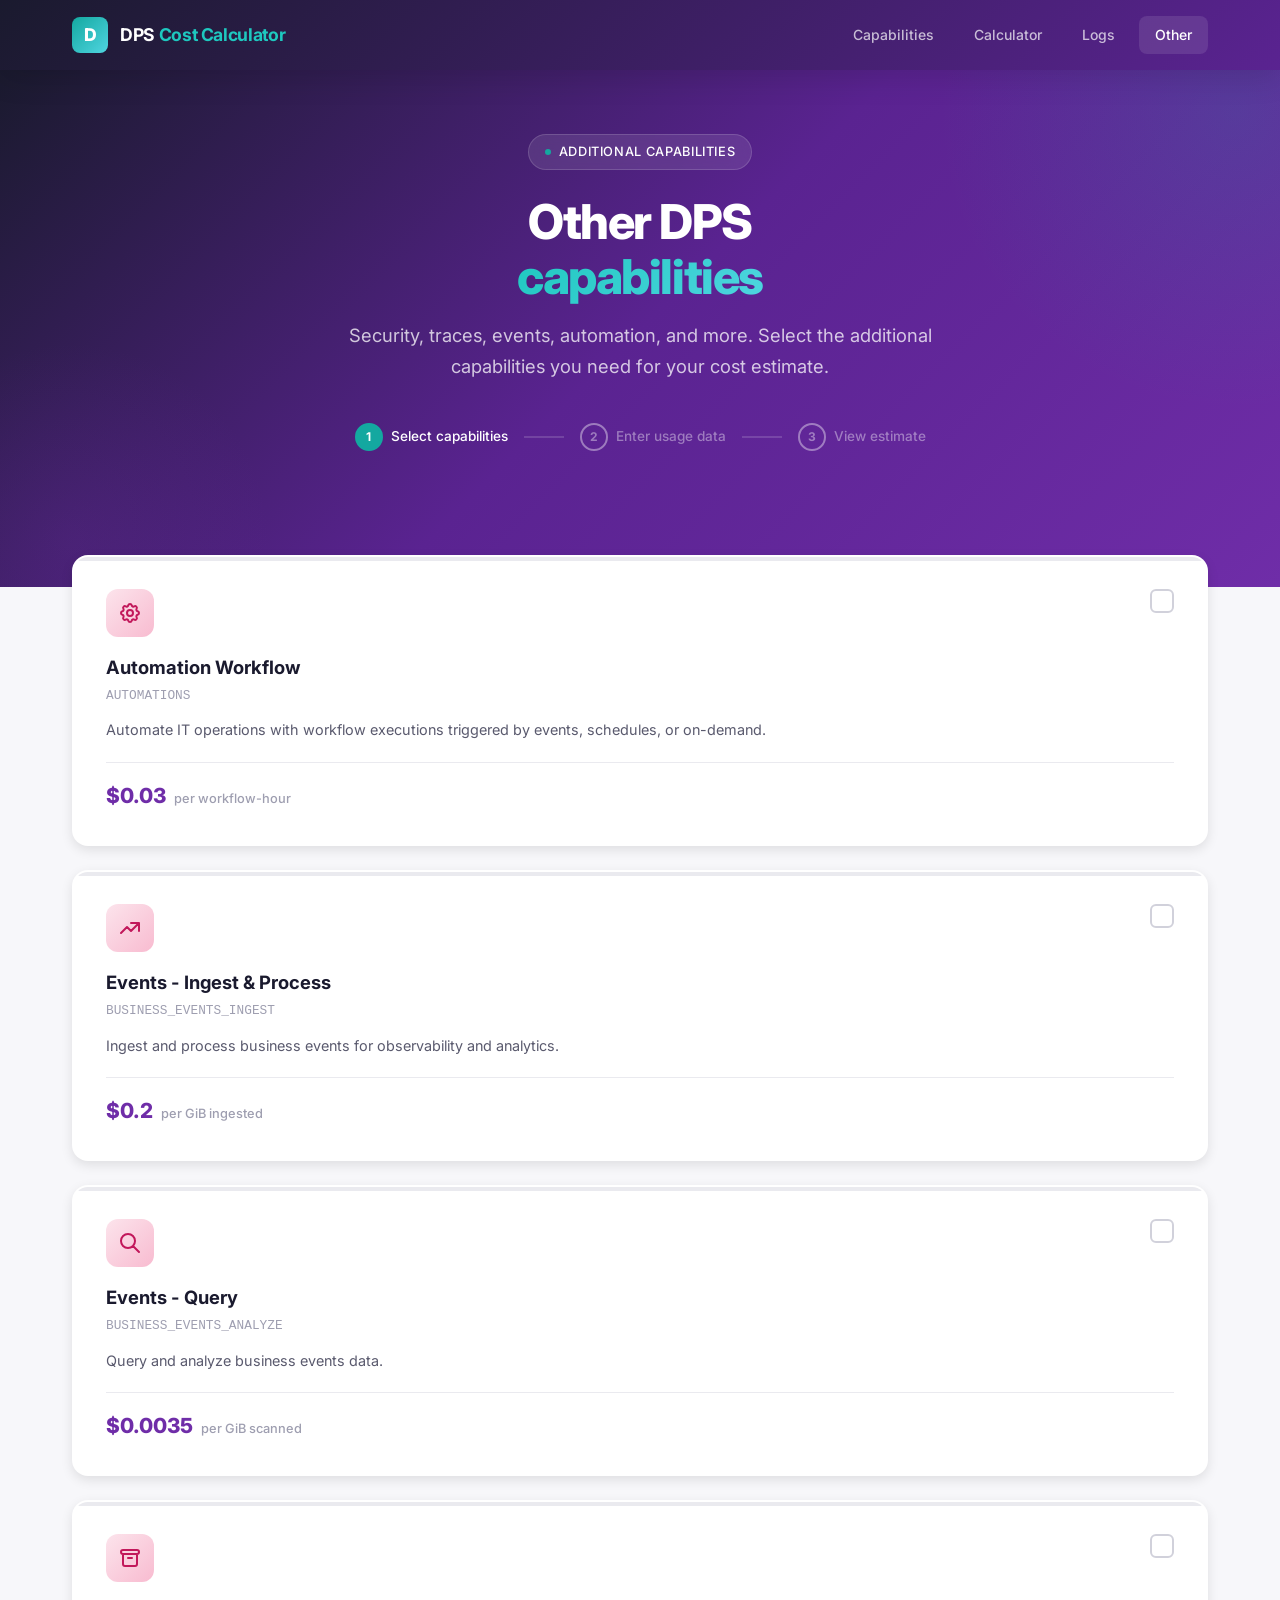
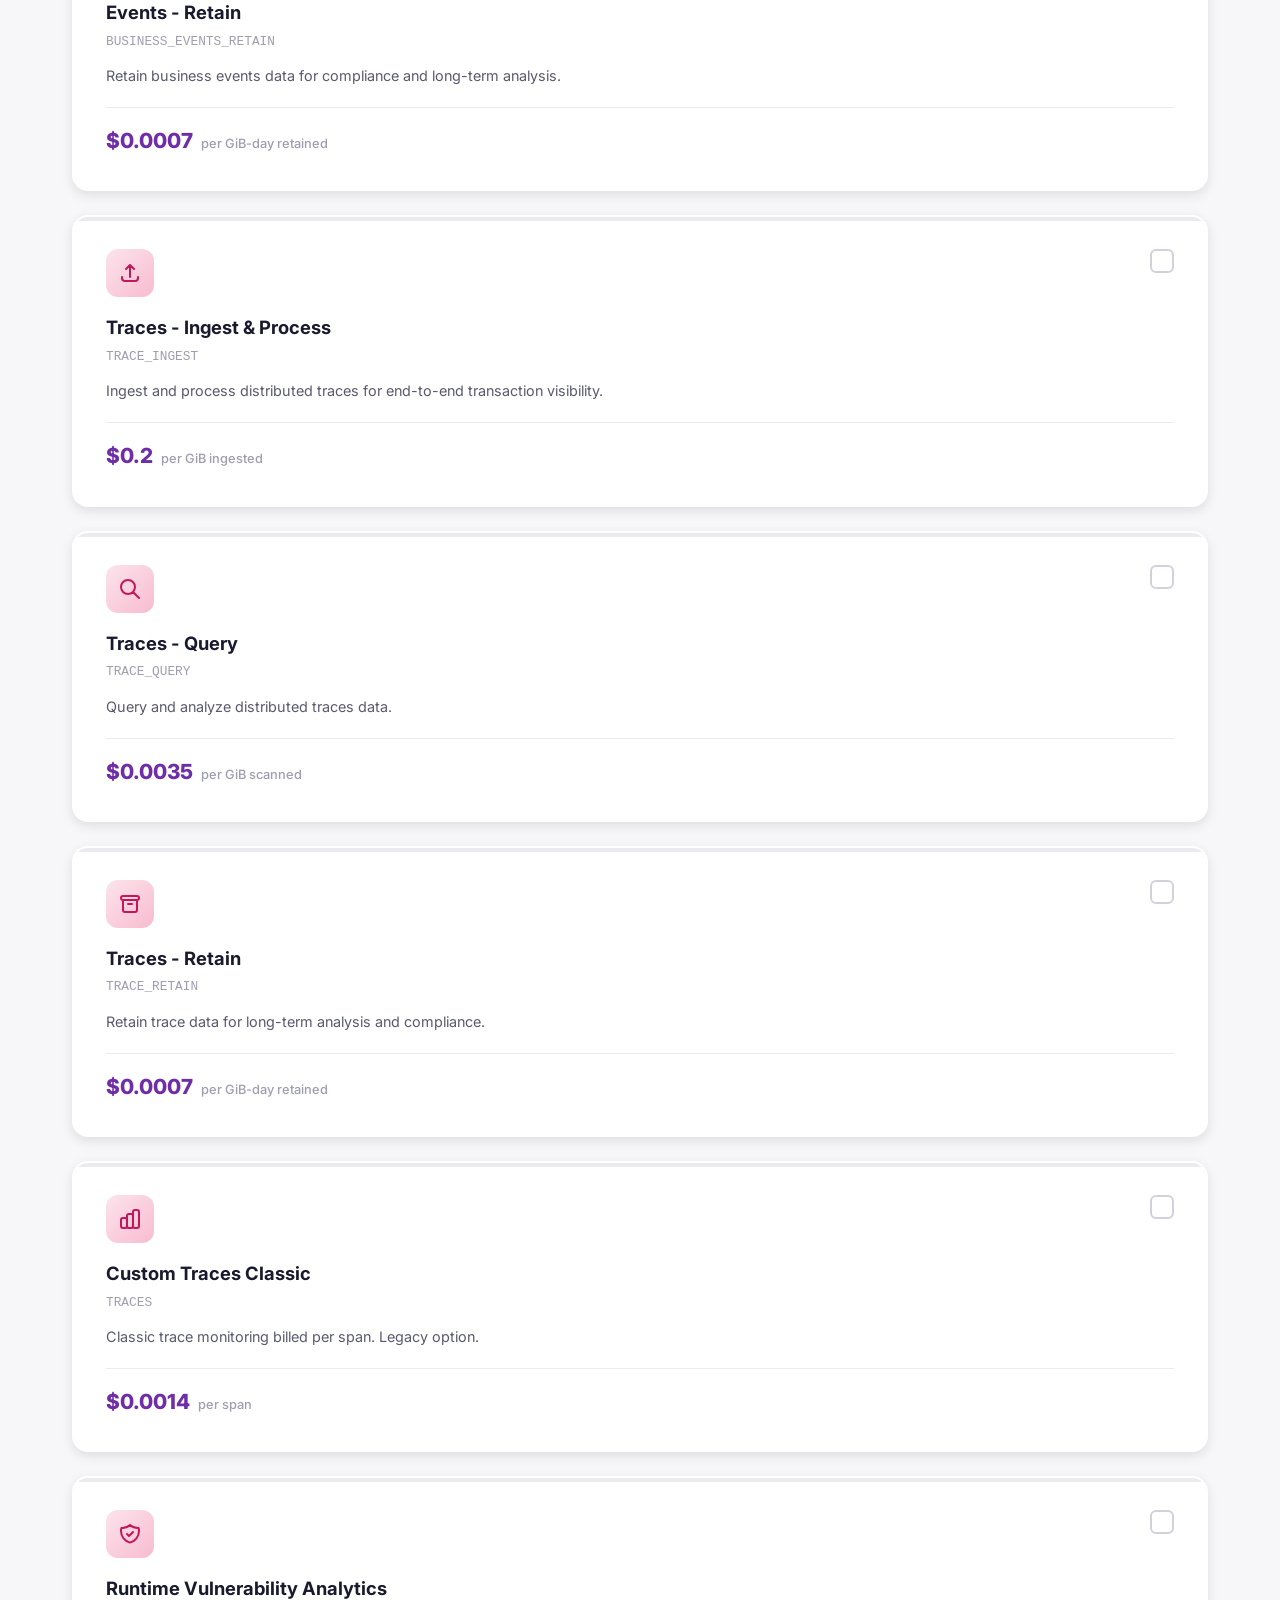
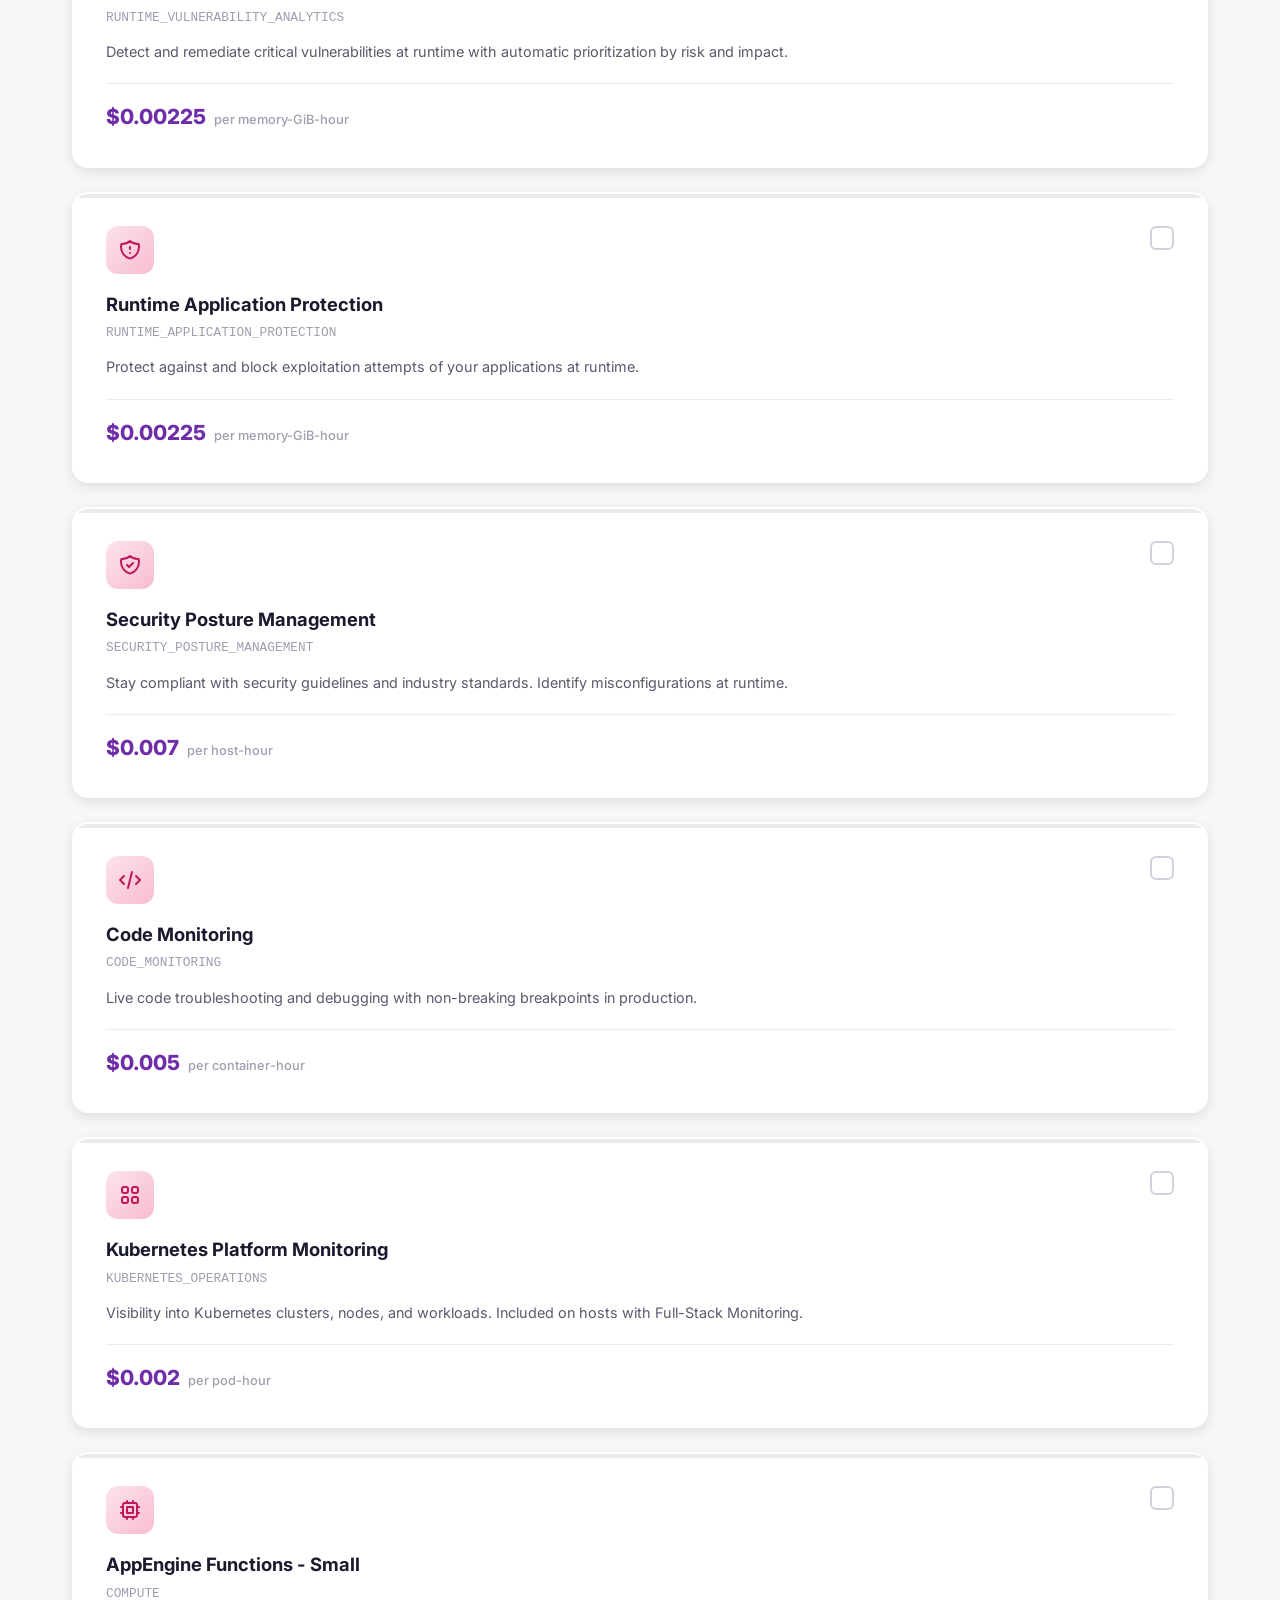
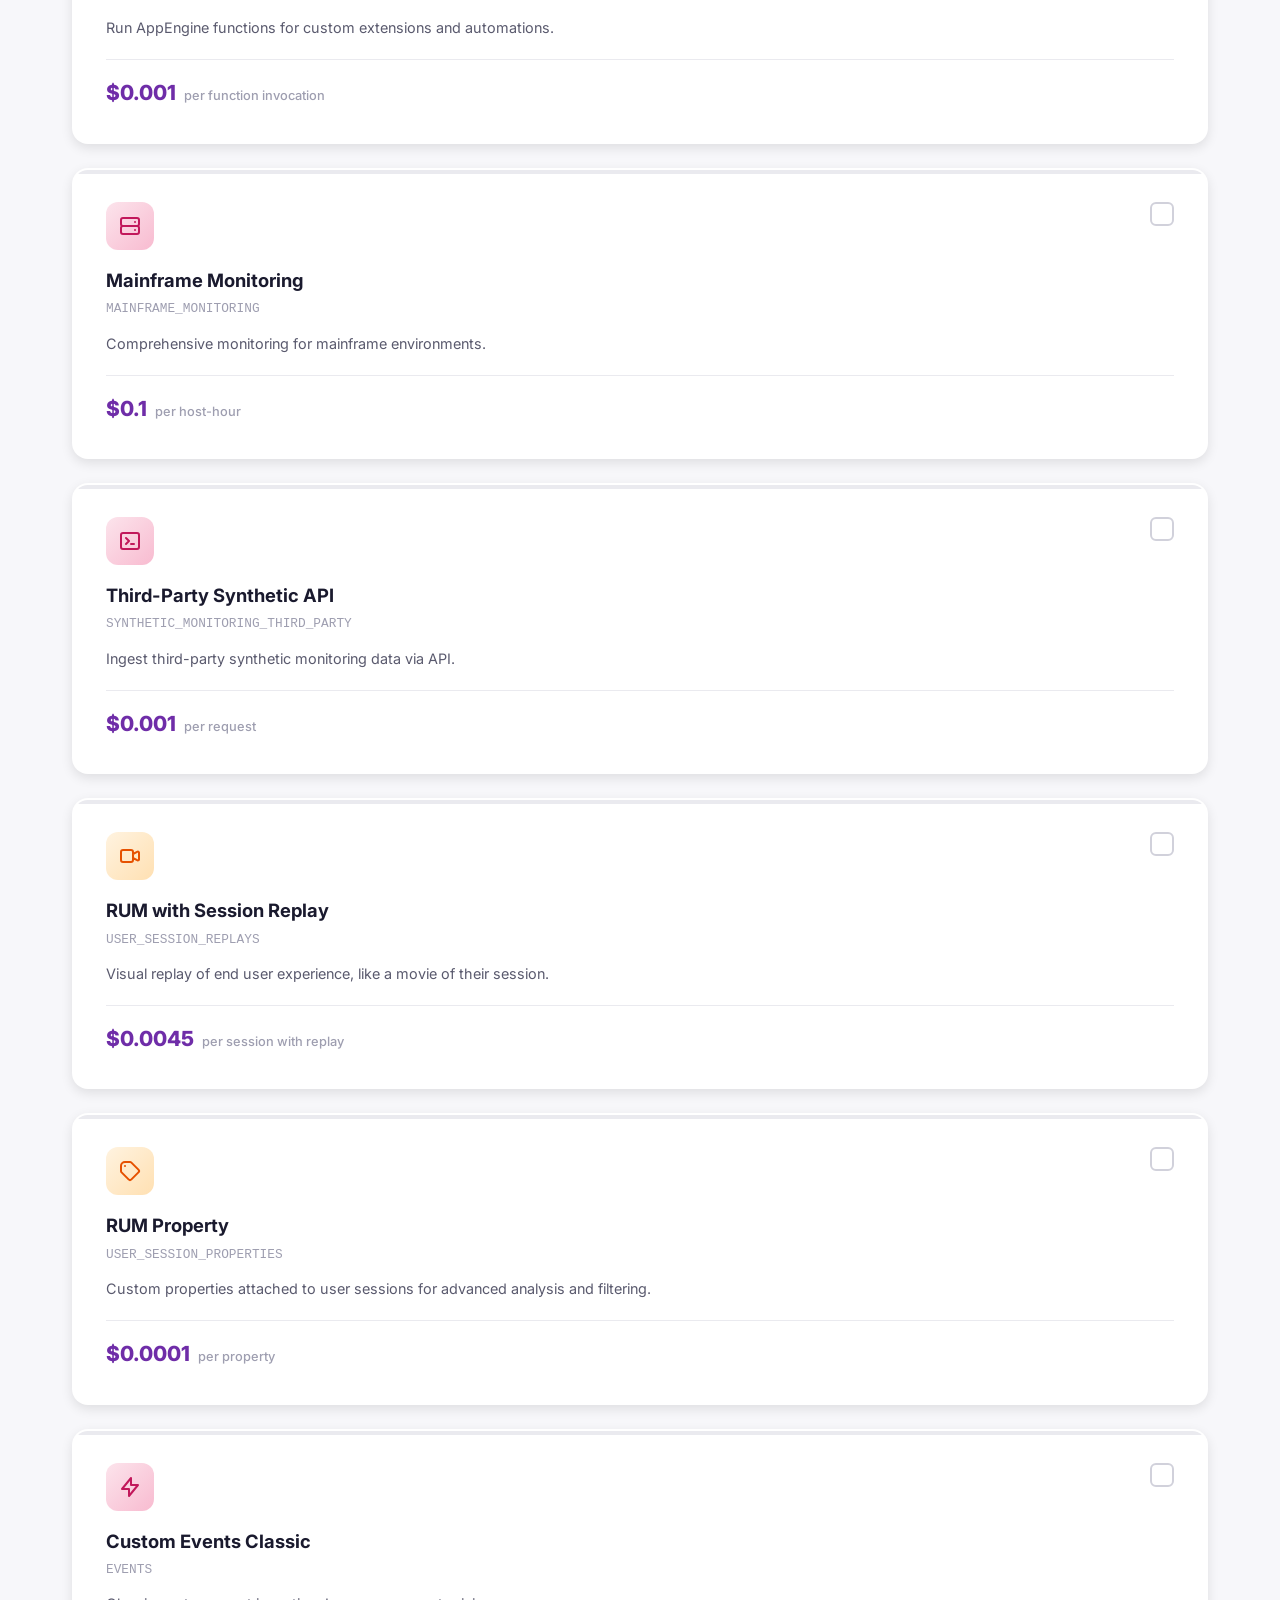
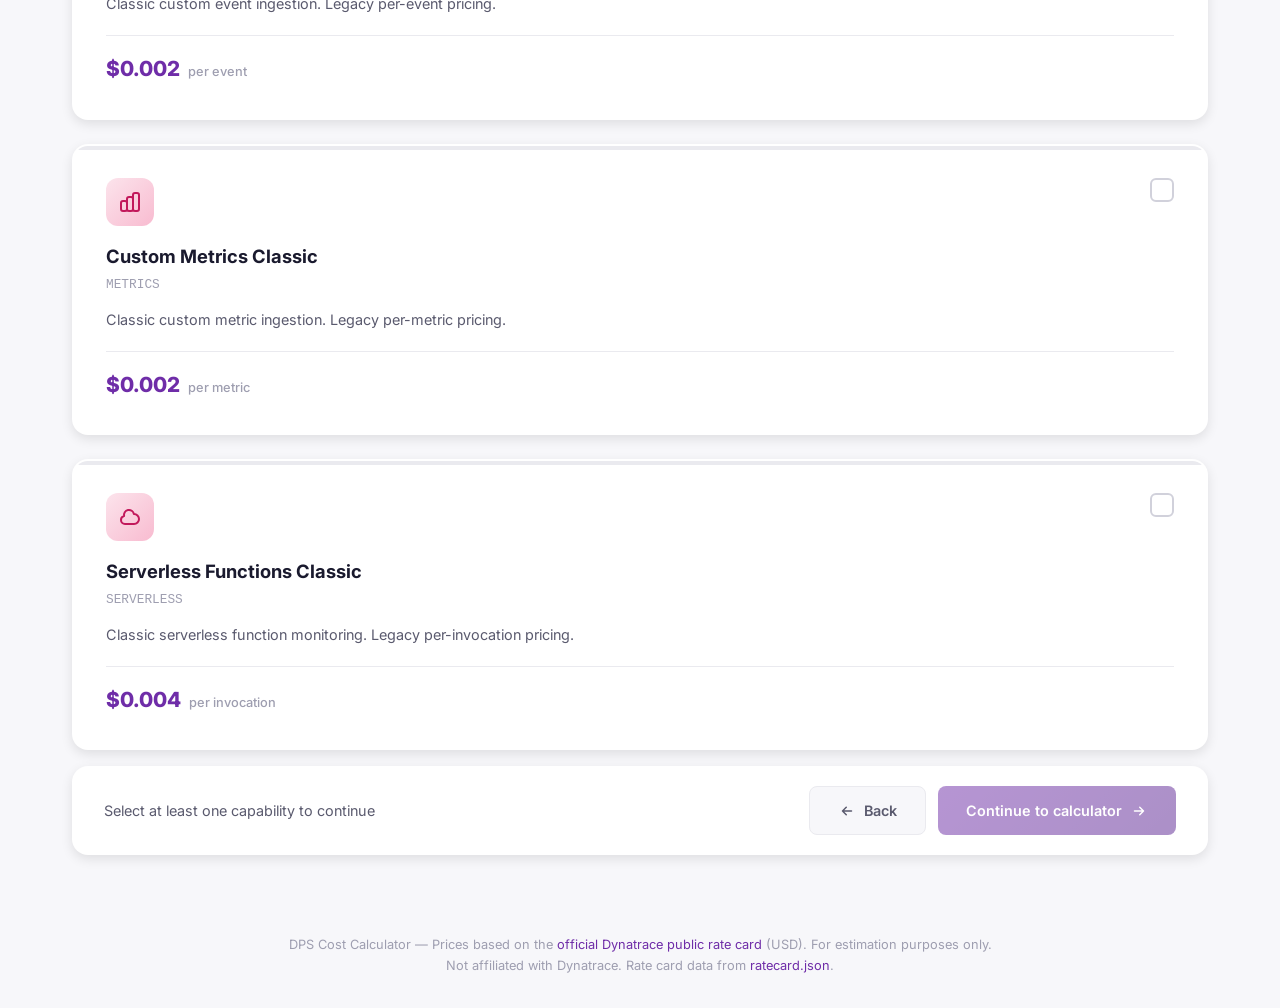
<file: docs/other.html>
<!DOCTYPE html>
<html lang="en">
<head>
  <meta charset="UTF-8">
  <meta name="viewport" content="width=device-width, initial-scale=1.0">
  <title>DPS Cost Calculator — Other Capabilities</title>
  <link rel="preconnect" href="https://fonts.googleapis.com">
  <link rel="preconnect" href="https://fonts.gstatic.com" crossorigin>
  <link href="https://fonts.googleapis.com/css2?family=Inter:wght@400;500;600;700;800&display=swap" rel="stylesheet">
  <link rel="stylesheet" href="css/style.css">
</head>
<body>
  <!-- Header -->
  <header class="header">
    <div class="header-inner">
      <a href="index.html" class="logo">
        <div class="logo-icon">D</div>
        <div class="logo-text">DPS <span>Cost Calculator</span></div>
      </a>
      <nav class="nav">
        <a href="index.html">Capabilities</a>
        <a href="calculator.html">Calculator</a>
        <a href="logs.html">Logs</a>
        <a href="other.html" class="active">Other</a>
      </nav>
    </div>
  </header>

  <!-- Hero -->
  <section class="hero">
    <div class="hero-content">
      <div class="hero-badge">
        <span class="hero-badge-dot"></span>
        Additional Capabilities
      </div>
      <h1>
        Other DPS<br>
        <span class="gradient-text">capabilities</span>
      </h1>
      <p>
        Security, traces, events, automation, and more. Select the additional capabilities you need for your cost estimate.
      </p>
      <div class="steps-indicator">
        <div class="step-item active">
          <div class="step-number">1</div>
          <span>Select capabilities</span>
        </div>
        <div class="step-connector"></div>
        <div class="step-item">
          <div class="step-number">2</div>
          <span>Enter usage data</span>
        </div>
        <div class="step-connector"></div>
        <div class="step-item">
          <div class="step-number">3</div>
          <span>View estimate</span>
        </div>
      </div>
    </div>
  </section>

  <!-- Main Content -->
  <main class="main">
    <div class="capabilities-grid" id="capabilities-grid">

      <!-- AUTOMATIONS -->
      <div class="capability-card" data-capability="AUTOMATIONS" onclick="toggleCapability(this)">
        <div class="card-header">
          <div class="card-icon other">
            <svg xmlns="http://www.w3.org/2000/svg" width="24" height="24" fill="none" viewBox="0 0 24 24" stroke="currentColor" stroke-width="2"><path stroke-linecap="round" stroke-linejoin="round" d="M10.325 4.317c.426-1.756 2.924-1.756 3.35 0a1.724 1.724 0 002.573 1.066c1.543-.94 3.31.826 2.37 2.37a1.724 1.724 0 001.066 2.573c1.756.426 1.756 2.924 0 3.35a1.724 1.724 0 00-1.066 2.573c.94 1.543-.826 3.31-2.37 2.37a1.724 1.724 0 00-2.573 1.066c-.426 1.756-2.924 1.756-3.35 0a1.724 1.724 0 00-2.573-1.066c-1.543.94-3.31-.826-2.37-2.37a1.724 1.724 0 00-1.066-2.573c-1.756-.426-1.756-2.924 0-3.35a1.724 1.724 0 001.066-2.573c-.94-1.543.826-3.31 2.37-2.37.996.608 2.296.07 2.572-1.065z"/><path stroke-linecap="round" stroke-linejoin="round" d="M15 12a3 3 0 11-6 0 3 3 0 016 0z"/></svg>
          </div>
          <div class="card-checkbox"><svg xmlns="http://www.w3.org/2000/svg" fill="none" viewBox="0 0 24 24" stroke="currentColor" stroke-width="3"><path stroke-linecap="round" stroke-linejoin="round" d="M5 13l4 4L19 7"/></svg></div>
        </div>
        <h3 class="card-title">Automation Workflow</h3>
        <div class="card-subtitle">AUTOMATIONS</div>
        <p class="card-description">Automate IT operations with workflow executions triggered by events, schedules, or on-demand.</p>
        <div class="card-pricing">
          <span class="card-price">$0.03</span>
          <span class="card-price-unit">per workflow-hour</span>
        </div>
      </div>

      <!-- BUSINESS_EVENTS_INGEST -->
      <div class="capability-card" data-capability="BUSINESS_EVENTS_INGEST" onclick="toggleCapability(this)">
        <div class="card-header">
          <div class="card-icon other">
            <svg xmlns="http://www.w3.org/2000/svg" width="24" height="24" fill="none" viewBox="0 0 24 24" stroke="currentColor" stroke-width="2"><path stroke-linecap="round" stroke-linejoin="round" d="M13 7h8m0 0v8m0-8l-8 8-4-4-6 6"/></svg>
          </div>
          <div class="card-checkbox"><svg xmlns="http://www.w3.org/2000/svg" fill="none" viewBox="0 0 24 24" stroke="currentColor" stroke-width="3"><path stroke-linecap="round" stroke-linejoin="round" d="M5 13l4 4L19 7"/></svg></div>
        </div>
        <h3 class="card-title">Events - Ingest &amp; Process</h3>
        <div class="card-subtitle">BUSINESS_EVENTS_INGEST</div>
        <p class="card-description">Ingest and process business events for observability and analytics.</p>
        <div class="card-pricing">
          <span class="card-price">$0.20</span>
          <span class="card-price-unit">per GiB ingested</span>
        </div>
      </div>

      <!-- BUSINESS_EVENTS_ANALYZE -->
      <div class="capability-card" data-capability="BUSINESS_EVENTS_ANALYZE" onclick="toggleCapability(this)">
        <div class="card-header">
          <div class="card-icon other">
            <svg xmlns="http://www.w3.org/2000/svg" width="24" height="24" fill="none" viewBox="0 0 24 24" stroke="currentColor" stroke-width="2"><path stroke-linecap="round" stroke-linejoin="round" d="M21 21l-6-6m2-5a7 7 0 11-14 0 7 7 0 0114 0z"/></svg>
          </div>
          <div class="card-checkbox"><svg xmlns="http://www.w3.org/2000/svg" fill="none" viewBox="0 0 24 24" stroke="currentColor" stroke-width="3"><path stroke-linecap="round" stroke-linejoin="round" d="M5 13l4 4L19 7"/></svg></div>
        </div>
        <h3 class="card-title">Events - Query</h3>
        <div class="card-subtitle">BUSINESS_EVENTS_ANALYZE</div>
        <p class="card-description">Query and analyze business events data.</p>
        <div class="card-pricing">
          <span class="card-price">$0.0035</span>
          <span class="card-price-unit">per GiB scanned</span>
        </div>
      </div>

      <!-- BUSINESS_EVENTS_RETAIN -->
      <div class="capability-card" data-capability="BUSINESS_EVENTS_RETAIN" onclick="toggleCapability(this)">
        <div class="card-header">
          <div class="card-icon other">
            <svg xmlns="http://www.w3.org/2000/svg" width="24" height="24" fill="none" viewBox="0 0 24 24" stroke="currentColor" stroke-width="2"><path stroke-linecap="round" stroke-linejoin="round" d="M5 8h14M5 8a2 2 0 110-4h14a2 2 0 110 4M5 8v10a2 2 0 002 2h10a2 2 0 002-2V8m-9 4h4"/></svg>
          </div>
          <div class="card-checkbox"><svg xmlns="http://www.w3.org/2000/svg" fill="none" viewBox="0 0 24 24" stroke="currentColor" stroke-width="3"><path stroke-linecap="round" stroke-linejoin="round" d="M5 13l4 4L19 7"/></svg></div>
        </div>
        <h3 class="card-title">Events - Retain</h3>
        <div class="card-subtitle">BUSINESS_EVENTS_RETAIN</div>
        <p class="card-description">Retain business events data for compliance and long-term analysis.</p>
        <div class="card-pricing">
          <span class="card-price">$0.0007</span>
          <span class="card-price-unit">per GiB-day retained</span>
        </div>
      </div>

      <!-- TRACE_INGEST -->
      <div class="capability-card" data-capability="TRACE_INGEST" onclick="toggleCapability(this)">
        <div class="card-header">
          <div class="card-icon other">
            <svg xmlns="http://www.w3.org/2000/svg" width="24" height="24" fill="none" viewBox="0 0 24 24" stroke="currentColor" stroke-width="2"><path stroke-linecap="round" stroke-linejoin="round" d="M4 16v1a3 3 0 003 3h10a3 3 0 003-3v-1m-4-8l-4-4m0 0L8 8m4-4v12"/></svg>
          </div>
          <div class="card-checkbox"><svg xmlns="http://www.w3.org/2000/svg" fill="none" viewBox="0 0 24 24" stroke="currentColor" stroke-width="3"><path stroke-linecap="round" stroke-linejoin="round" d="M5 13l4 4L19 7"/></svg></div>
        </div>
        <h3 class="card-title">Traces - Ingest &amp; Process</h3>
        <div class="card-subtitle">TRACE_INGEST</div>
        <p class="card-description">Ingest and process distributed traces for end-to-end transaction visibility.</p>
        <div class="card-pricing">
          <span class="card-price">$0.20</span>
          <span class="card-price-unit">per GiB ingested</span>
        </div>
      </div>

      <!-- TRACE_QUERY -->
      <div class="capability-card" data-capability="TRACE_QUERY" onclick="toggleCapability(this)">
        <div class="card-header">
          <div class="card-icon other">
            <svg xmlns="http://www.w3.org/2000/svg" width="24" height="24" fill="none" viewBox="0 0 24 24" stroke="currentColor" stroke-width="2"><path stroke-linecap="round" stroke-linejoin="round" d="M21 21l-6-6m2-5a7 7 0 11-14 0 7 7 0 0114 0z"/></svg>
          </div>
          <div class="card-checkbox"><svg xmlns="http://www.w3.org/2000/svg" fill="none" viewBox="0 0 24 24" stroke="currentColor" stroke-width="3"><path stroke-linecap="round" stroke-linejoin="round" d="M5 13l4 4L19 7"/></svg></div>
        </div>
        <h3 class="card-title">Traces - Query</h3>
        <div class="card-subtitle">TRACE_QUERY</div>
        <p class="card-description">Query and analyze distributed traces data.</p>
        <div class="card-pricing">
          <span class="card-price">$0.0035</span>
          <span class="card-price-unit">per GiB scanned</span>
        </div>
      </div>

      <!-- TRACE_RETAIN -->
      <div class="capability-card" data-capability="TRACE_RETAIN" onclick="toggleCapability(this)">
        <div class="card-header">
          <div class="card-icon other">
            <svg xmlns="http://www.w3.org/2000/svg" width="24" height="24" fill="none" viewBox="0 0 24 24" stroke="currentColor" stroke-width="2"><path stroke-linecap="round" stroke-linejoin="round" d="M5 8h14M5 8a2 2 0 110-4h14a2 2 0 110 4M5 8v10a2 2 0 002 2h10a2 2 0 002-2V8m-9 4h4"/></svg>
          </div>
          <div class="card-checkbox"><svg xmlns="http://www.w3.org/2000/svg" fill="none" viewBox="0 0 24 24" stroke="currentColor" stroke-width="3"><path stroke-linecap="round" stroke-linejoin="round" d="M5 13l4 4L19 7"/></svg></div>
        </div>
        <h3 class="card-title">Traces - Retain</h3>
        <div class="card-subtitle">TRACE_RETAIN</div>
        <p class="card-description">Retain trace data for long-term analysis and compliance.</p>
        <div class="card-pricing">
          <span class="card-price">$0.0007</span>
          <span class="card-price-unit">per GiB-day retained</span>
        </div>
      </div>

      <!-- TRACES (classic) -->
      <div class="capability-card" data-capability="TRACES" onclick="toggleCapability(this)">
        <div class="card-header">
          <div class="card-icon other">
            <svg xmlns="http://www.w3.org/2000/svg" width="24" height="24" fill="none" viewBox="0 0 24 24" stroke="currentColor" stroke-width="2"><path stroke-linecap="round" stroke-linejoin="round" d="M9 19v-6a2 2 0 00-2-2H5a2 2 0 00-2 2v6a2 2 0 002 2h2a2 2 0 002-2zm0 0V9a2 2 0 012-2h2a2 2 0 012 2v10m-6 0a2 2 0 002 2h2a2 2 0 002-2m0 0V5a2 2 0 012-2h2a2 2 0 012 2v14a2 2 0 01-2 2h-2a2 2 0 01-2-2z"/></svg>
          </div>
          <div class="card-checkbox"><svg xmlns="http://www.w3.org/2000/svg" fill="none" viewBox="0 0 24 24" stroke="currentColor" stroke-width="3"><path stroke-linecap="round" stroke-linejoin="round" d="M5 13l4 4L19 7"/></svg></div>
        </div>
        <h3 class="card-title">Custom Traces Classic</h3>
        <div class="card-subtitle">TRACES</div>
        <p class="card-description">Classic trace monitoring billed per span. Legacy option.</p>
        <div class="card-pricing">
          <span class="card-price">$0.0014</span>
          <span class="card-price-unit">per span</span>
        </div>
      </div>

      <!-- RUNTIME_VULNERABILITY_ANALYTICS -->
      <div class="capability-card" data-capability="RUNTIME_VULNERABILITY_ANALYTICS" onclick="toggleCapability(this)">
        <div class="card-header">
          <div class="card-icon other">
            <svg xmlns="http://www.w3.org/2000/svg" width="24" height="24" fill="none" viewBox="0 0 24 24" stroke="currentColor" stroke-width="2"><path stroke-linecap="round" stroke-linejoin="round" d="M9 12l2 2 4-4m5.618-4.016A11.955 11.955 0 0112 2.944a11.955 11.955 0 01-8.618 3.04A12.02 12.02 0 003 9c0 5.591 3.824 10.29 9 11.622 5.176-1.332 9-6.03 9-11.622 0-1.042-.133-2.052-.382-3.016z"/></svg>
          </div>
          <div class="card-checkbox"><svg xmlns="http://www.w3.org/2000/svg" fill="none" viewBox="0 0 24 24" stroke="currentColor" stroke-width="3"><path stroke-linecap="round" stroke-linejoin="round" d="M5 13l4 4L19 7"/></svg></div>
        </div>
        <h3 class="card-title">Runtime Vulnerability Analytics</h3>
        <div class="card-subtitle">RUNTIME_VULNERABILITY_ANALYTICS</div>
        <p class="card-description">Detect and remediate critical vulnerabilities at runtime with automatic prioritization by risk and impact.</p>
        <div class="card-pricing">
          <span class="card-price">$0.00225</span>
          <span class="card-price-unit">per memory-GiB-hour</span>
        </div>
      </div>

      <!-- RUNTIME_APPLICATION_PROTECTION -->
      <div class="capability-card" data-capability="RUNTIME_APPLICATION_PROTECTION" onclick="toggleCapability(this)">
        <div class="card-header">
          <div class="card-icon other">
            <svg xmlns="http://www.w3.org/2000/svg" width="24" height="24" fill="none" viewBox="0 0 24 24" stroke="currentColor" stroke-width="2"><path stroke-linecap="round" stroke-linejoin="round" d="M20.618 5.984A11.955 11.955 0 0112 2.944a11.955 11.955 0 01-8.618 3.04A12.02 12.02 0 003 9c0 5.591 3.824 10.29 9 11.622 5.176-1.332 9-6.03 9-11.622 0-1.042-.133-2.052-.382-3.016zM12 9v2m0 4h.01"/></svg>
          </div>
          <div class="card-checkbox"><svg xmlns="http://www.w3.org/2000/svg" fill="none" viewBox="0 0 24 24" stroke="currentColor" stroke-width="3"><path stroke-linecap="round" stroke-linejoin="round" d="M5 13l4 4L19 7"/></svg></div>
        </div>
        <h3 class="card-title">Runtime Application Protection</h3>
        <div class="card-subtitle">RUNTIME_APPLICATION_PROTECTION</div>
        <p class="card-description">Protect against and block exploitation attempts of your applications at runtime.</p>
        <div class="card-pricing">
          <span class="card-price">$0.00225</span>
          <span class="card-price-unit">per memory-GiB-hour</span>
        </div>
      </div>

      <!-- SECURITY_POSTURE_MANAGEMENT -->
      <div class="capability-card" data-capability="SECURITY_POSTURE_MANAGEMENT" onclick="toggleCapability(this)">
        <div class="card-header">
          <div class="card-icon other">
            <svg xmlns="http://www.w3.org/2000/svg" width="24" height="24" fill="none" viewBox="0 0 24 24" stroke="currentColor" stroke-width="2"><path stroke-linecap="round" stroke-linejoin="round" d="M9 12l2 2 4-4m5.618-4.016A11.955 11.955 0 0112 2.944a11.955 11.955 0 01-8.618 3.04A12.02 12.02 0 003 9c0 5.591 3.824 10.29 9 11.622 5.176-1.332 9-6.03 9-11.622 0-1.042-.133-2.052-.382-3.016z"/></svg>
          </div>
          <div class="card-checkbox"><svg xmlns="http://www.w3.org/2000/svg" fill="none" viewBox="0 0 24 24" stroke="currentColor" stroke-width="3"><path stroke-linecap="round" stroke-linejoin="round" d="M5 13l4 4L19 7"/></svg></div>
        </div>
        <h3 class="card-title">Security Posture Management</h3>
        <div class="card-subtitle">SECURITY_POSTURE_MANAGEMENT</div>
        <p class="card-description">Stay compliant with security guidelines and industry standards. Identify misconfigurations at runtime.</p>
        <div class="card-pricing">
          <span class="card-price">$0.007</span>
          <span class="card-price-unit">per host-hour</span>
        </div>
      </div>

      <!-- CODE_MONITORING -->
      <div class="capability-card" data-capability="CODE_MONITORING" onclick="toggleCapability(this)">
        <div class="card-header">
          <div class="card-icon other">
            <svg xmlns="http://www.w3.org/2000/svg" width="24" height="24" fill="none" viewBox="0 0 24 24" stroke="currentColor" stroke-width="2"><path stroke-linecap="round" stroke-linejoin="round" d="M10 20l4-16m4 4l4 4-4 4M6 16l-4-4 4-4"/></svg>
          </div>
          <div class="card-checkbox"><svg xmlns="http://www.w3.org/2000/svg" fill="none" viewBox="0 0 24 24" stroke="currentColor" stroke-width="3"><path stroke-linecap="round" stroke-linejoin="round" d="M5 13l4 4L19 7"/></svg></div>
        </div>
        <h3 class="card-title">Code Monitoring</h3>
        <div class="card-subtitle">CODE_MONITORING</div>
        <p class="card-description">Live code troubleshooting and debugging with non-breaking breakpoints in production.</p>
        <div class="card-pricing">
          <span class="card-price">$0.005</span>
          <span class="card-price-unit">per container-hour</span>
        </div>
      </div>

      <!-- KUBERNETES_OPERATIONS -->
      <div class="capability-card" data-capability="KUBERNETES_OPERATIONS" onclick="toggleCapability(this)">
        <div class="card-header">
          <div class="card-icon other">
            <svg xmlns="http://www.w3.org/2000/svg" width="24" height="24" fill="none" viewBox="0 0 24 24" stroke="currentColor" stroke-width="2"><path stroke-linecap="round" stroke-linejoin="round" d="M4 6a2 2 0 012-2h2a2 2 0 012 2v2a2 2 0 01-2 2H6a2 2 0 01-2-2V6zM14 6a2 2 0 012-2h2a2 2 0 012 2v2a2 2 0 01-2 2h-2a2 2 0 01-2-2V6zM4 16a2 2 0 012-2h2a2 2 0 012 2v2a2 2 0 01-2 2H6a2 2 0 01-2-2v-2zM14 16a2 2 0 012-2h2a2 2 0 012 2v2a2 2 0 01-2 2h-2a2 2 0 01-2-2v-2z"/></svg>
          </div>
          <div class="card-checkbox"><svg xmlns="http://www.w3.org/2000/svg" fill="none" viewBox="0 0 24 24" stroke="currentColor" stroke-width="3"><path stroke-linecap="round" stroke-linejoin="round" d="M5 13l4 4L19 7"/></svg></div>
        </div>
        <h3 class="card-title">Kubernetes Platform Monitoring</h3>
        <div class="card-subtitle">KUBERNETES_OPERATIONS</div>
        <p class="card-description">Visibility into Kubernetes clusters, nodes, and workloads. Included on hosts with Full-Stack Monitoring.</p>
        <div class="card-pricing">
          <span class="card-price">$0.002</span>
          <span class="card-price-unit">per pod-hour</span>
        </div>
      </div>

      <!-- COMPUTE -->
      <div class="capability-card" data-capability="COMPUTE" onclick="toggleCapability(this)">
        <div class="card-header">
          <div class="card-icon other">
            <svg xmlns="http://www.w3.org/2000/svg" width="24" height="24" fill="none" viewBox="0 0 24 24" stroke="currentColor" stroke-width="2"><path stroke-linecap="round" stroke-linejoin="round" d="M9 3v2m6-2v2M9 19v2m6-2v2M5 9H3m2 6H3m18-6h-2m2 6h-2M7 19h10a2 2 0 002-2V7a2 2 0 00-2-2H7a2 2 0 00-2 2v10a2 2 0 002 2zM9 9h6v6H9V9z"/></svg>
          </div>
          <div class="card-checkbox"><svg xmlns="http://www.w3.org/2000/svg" fill="none" viewBox="0 0 24 24" stroke="currentColor" stroke-width="3"><path stroke-linecap="round" stroke-linejoin="round" d="M5 13l4 4L19 7"/></svg></div>
        </div>
        <h3 class="card-title">AppEngine Functions - Small</h3>
        <div class="card-subtitle">COMPUTE</div>
        <p class="card-description">Run AppEngine functions for custom extensions and automations.</p>
        <div class="card-pricing">
          <span class="card-price">$0.001</span>
          <span class="card-price-unit">per function invocation</span>
        </div>
      </div>

      <!-- MAINFRAME_MONITORING -->
      <div class="capability-card" data-capability="MAINFRAME_MONITORING" onclick="toggleCapability(this)">
        <div class="card-header">
          <div class="card-icon other">
            <svg xmlns="http://www.w3.org/2000/svg" width="24" height="24" fill="none" viewBox="0 0 24 24" stroke="currentColor" stroke-width="2"><path stroke-linecap="round" stroke-linejoin="round" d="M5 12h14M5 12a2 2 0 01-2-2V6a2 2 0 012-2h14a2 2 0 012 2v4a2 2 0 01-2 2M5 12a2 2 0 00-2 2v4a2 2 0 002 2h14a2 2 0 002-2v-4a2 2 0 00-2-2m-2-4h.01M17 16h.01"/></svg>
          </div>
          <div class="card-checkbox"><svg xmlns="http://www.w3.org/2000/svg" fill="none" viewBox="0 0 24 24" stroke="currentColor" stroke-width="3"><path stroke-linecap="round" stroke-linejoin="round" d="M5 13l4 4L19 7"/></svg></div>
        </div>
        <h3 class="card-title">Mainframe Monitoring</h3>
        <div class="card-subtitle">MAINFRAME_MONITORING</div>
        <p class="card-description">Comprehensive monitoring for mainframe environments.</p>
        <div class="card-pricing">
          <span class="card-price">$0.10</span>
          <span class="card-price-unit">per host-hour</span>
        </div>
      </div>

      <!-- SYNTHETIC_MONITORING_THIRD_PARTY -->
      <div class="capability-card" data-capability="SYNTHETIC_MONITORING_THIRD_PARTY" onclick="toggleCapability(this)">
        <div class="card-header">
          <div class="card-icon other">
            <svg xmlns="http://www.w3.org/2000/svg" width="24" height="24" fill="none" viewBox="0 0 24 24" stroke="currentColor" stroke-width="2"><path stroke-linecap="round" stroke-linejoin="round" d="M8 9l3 3-3 3m5 0h3M5 20h14a2 2 0 002-2V6a2 2 0 00-2-2H5a2 2 0 00-2 2v12a2 2 0 002 2z"/></svg>
          </div>
          <div class="card-checkbox"><svg xmlns="http://www.w3.org/2000/svg" fill="none" viewBox="0 0 24 24" stroke="currentColor" stroke-width="3"><path stroke-linecap="round" stroke-linejoin="round" d="M5 13l4 4L19 7"/></svg></div>
        </div>
        <h3 class="card-title">Third-Party Synthetic API</h3>
        <div class="card-subtitle">SYNTHETIC_MONITORING_THIRD_PARTY</div>
        <p class="card-description">Ingest third-party synthetic monitoring data via API.</p>
        <div class="card-pricing">
          <span class="card-price">$0.001</span>
          <span class="card-price-unit">per request</span>
        </div>
      </div>

      <!-- USER_SESSION_REPLAYS -->
      <div class="capability-card" data-capability="USER_SESSION_REPLAYS" onclick="toggleCapability(this)">
        <div class="card-header">
          <div class="card-icon rum">
            <svg xmlns="http://www.w3.org/2000/svg" width="24" height="24" fill="none" viewBox="0 0 24 24" stroke="currentColor" stroke-width="2"><path stroke-linecap="round" stroke-linejoin="round" d="M15 10l4.553-2.276A1 1 0 0121 8.618v6.764a1 1 0 01-1.447.894L15 14M5 18h8a2 2 0 002-2V8a2 2 0 00-2-2H5a2 2 0 00-2 2v8a2 2 0 002 2z"/></svg>
          </div>
          <div class="card-checkbox"><svg xmlns="http://www.w3.org/2000/svg" fill="none" viewBox="0 0 24 24" stroke="currentColor" stroke-width="3"><path stroke-linecap="round" stroke-linejoin="round" d="M5 13l4 4L19 7"/></svg></div>
        </div>
        <h3 class="card-title">RUM with Session Replay</h3>
        <div class="card-subtitle">USER_SESSION_REPLAYS</div>
        <p class="card-description">Visual replay of end user experience, like a movie of their session.</p>
        <div class="card-pricing">
          <span class="card-price">$0.0045</span>
          <span class="card-price-unit">per session with replay</span>
        </div>
      </div>

      <!-- USER_SESSION_PROPERTIES -->
      <div class="capability-card" data-capability="USER_SESSION_PROPERTIES" onclick="toggleCapability(this)">
        <div class="card-header">
          <div class="card-icon rum">
            <svg xmlns="http://www.w3.org/2000/svg" width="24" height="24" fill="none" viewBox="0 0 24 24" stroke="currentColor" stroke-width="2"><path stroke-linecap="round" stroke-linejoin="round" d="M7 7h.01M7 3h5c.512 0 1.024.195 1.414.586l7 7a2 2 0 010 2.828l-7 7a2 2 0 01-2.828 0l-7-7A1.994 1.994 0 013 12V7a4 4 0 014-4z"/></svg>
          </div>
          <div class="card-checkbox"><svg xmlns="http://www.w3.org/2000/svg" fill="none" viewBox="0 0 24 24" stroke="currentColor" stroke-width="3"><path stroke-linecap="round" stroke-linejoin="round" d="M5 13l4 4L19 7"/></svg></div>
        </div>
        <h3 class="card-title">RUM Property</h3>
        <div class="card-subtitle">USER_SESSION_PROPERTIES</div>
        <p class="card-description">Custom properties attached to user sessions for advanced analysis and filtering.</p>
        <div class="card-pricing">
          <span class="card-price">$0.0001</span>
          <span class="card-price-unit">per property</span>
        </div>
      </div>

      <!-- EVENTS (classic) -->
      <div class="capability-card" data-capability="EVENTS" onclick="toggleCapability(this)">
        <div class="card-header">
          <div class="card-icon other">
            <svg xmlns="http://www.w3.org/2000/svg" width="24" height="24" fill="none" viewBox="0 0 24 24" stroke="currentColor" stroke-width="2"><path stroke-linecap="round" stroke-linejoin="round" d="M13 10V3L4 14h7v7l9-11h-7z"/></svg>
          </div>
          <div class="card-checkbox"><svg xmlns="http://www.w3.org/2000/svg" fill="none" viewBox="0 0 24 24" stroke="currentColor" stroke-width="3"><path stroke-linecap="round" stroke-linejoin="round" d="M5 13l4 4L19 7"/></svg></div>
        </div>
        <h3 class="card-title">Custom Events Classic</h3>
        <div class="card-subtitle">EVENTS</div>
        <p class="card-description">Classic custom event ingestion. Legacy per-event pricing.</p>
        <div class="card-pricing">
          <span class="card-price">$0.002</span>
          <span class="card-price-unit">per event</span>
        </div>
      </div>

      <!-- METRICS (classic) -->
      <div class="capability-card" data-capability="METRICS" onclick="toggleCapability(this)">
        <div class="card-header">
          <div class="card-icon other">
            <svg xmlns="http://www.w3.org/2000/svg" width="24" height="24" fill="none" viewBox="0 0 24 24" stroke="currentColor" stroke-width="2"><path stroke-linecap="round" stroke-linejoin="round" d="M9 19v-6a2 2 0 00-2-2H5a2 2 0 00-2 2v6a2 2 0 002 2h2a2 2 0 002-2zm0 0V9a2 2 0 012-2h2a2 2 0 012 2v10m-6 0a2 2 0 002 2h2a2 2 0 002-2m0 0V5a2 2 0 012-2h2a2 2 0 012 2v14a2 2 0 01-2 2h-2a2 2 0 01-2-2z"/></svg>
          </div>
          <div class="card-checkbox"><svg xmlns="http://www.w3.org/2000/svg" fill="none" viewBox="0 0 24 24" stroke="currentColor" stroke-width="3"><path stroke-linecap="round" stroke-linejoin="round" d="M5 13l4 4L19 7"/></svg></div>
        </div>
        <h3 class="card-title">Custom Metrics Classic</h3>
        <div class="card-subtitle">METRICS</div>
        <p class="card-description">Classic custom metric ingestion. Legacy per-metric pricing.</p>
        <div class="card-pricing">
          <span class="card-price">$0.002</span>
          <span class="card-price-unit">per metric</span>
        </div>
      </div>

      <!-- SERVERLESS -->
      <div class="capability-card" data-capability="SERVERLESS" onclick="toggleCapability(this)">
        <div class="card-header">
          <div class="card-icon other">
            <svg xmlns="http://www.w3.org/2000/svg" width="24" height="24" fill="none" viewBox="0 0 24 24" stroke="currentColor" stroke-width="2"><path stroke-linecap="round" stroke-linejoin="round" d="M3 15a4 4 0 004 4h9a5 5 0 10-.1-9.999 5.002 5.002 0 10-9.78 2.096A4.001 4.001 0 003 15z"/></svg>
          </div>
          <div class="card-checkbox"><svg xmlns="http://www.w3.org/2000/svg" fill="none" viewBox="0 0 24 24" stroke="currentColor" stroke-width="3"><path stroke-linecap="round" stroke-linejoin="round" d="M5 13l4 4L19 7"/></svg></div>
        </div>
        <h3 class="card-title">Serverless Functions Classic</h3>
        <div class="card-subtitle">SERVERLESS</div>
        <p class="card-description">Classic serverless function monitoring. Legacy per-invocation pricing.</p>
        <div class="card-pricing">
          <span class="card-price">$0.004</span>
          <span class="card-price-unit">per invocation</span>
        </div>
      </div>

    </div>

    <!-- Action Bar -->
    <div class="action-bar">
      <div class="selection-info" id="selection-info">
        Select at least one capability to continue
      </div>
      <div style="display: flex; gap: 0.75rem;">
        <a href="index.html" class="btn btn-secondary">
          <svg xmlns="http://www.w3.org/2000/svg" fill="none" viewBox="0 0 24 24" stroke="currentColor" stroke-width="2">
            <path stroke-linecap="round" stroke-linejoin="round" d="M11 17l-5-5m0 0l5-5m-5 5h12"/>
          </svg>
          Back
        </a>
        <button class="btn btn-primary" id="btn-continue" disabled onclick="goToCalculator()">
          Continue to calculator
          <svg xmlns="http://www.w3.org/2000/svg" fill="none" viewBox="0 0 24 24" stroke="currentColor" stroke-width="2">
            <path stroke-linecap="round" stroke-linejoin="round" d="M13 7l5 5m0 0l-5 5m5-5H6"/>
          </svg>
        </button>
      </div>
    </div>
  </main>

  <!-- Footer -->
  <footer class="footer">
    <p>DPS Cost Calculator &mdash; Prices based on the <a href="https://www.dynatrace.com/pricing/rate-card/" target="_blank">official Dynatrace public rate card</a> (USD). For estimation purposes only.</p>
    <p>Not affiliated with Dynatrace. Rate card data from <a href="ratecard.json">ratecard.json</a>.</p>
  </footer>

  <script>
    // ---- Load prices from ratecard.json ----
    async function loadPrices() {
      try {
        const response = await fetch('ratecard.json');
        const rateCardArray = await response.json();
        
        // Create a map of capability keys to prices
        const priceMap = {};
        rateCardArray.forEach(item => {
          priceMap[item.key] = item.price;
        });
        
        // Update card prices
        const cards = document.querySelectorAll('[data-capability]');
        cards.forEach(card => {
          const capKey = card.dataset.capability;
          if (priceMap[capKey]) {
            const priceEl = card.querySelector('.card-price');
            if (priceEl) priceEl.textContent = '$' + parseFloat(priceMap[capKey]).toFixed(8).replace(/0+$/, '').replace(/\.$/, '');
          }
        });
      } catch (error) {
        console.error('Failed to load prices:', error);
      }
    }

    const STORAGE_KEY = 'selectedOtherCapabilities';
    const selectedCapabilities = new Set(
      JSON.parse(sessionStorage.getItem(STORAGE_KEY) || '[]')
    );

    document.addEventListener('DOMContentLoaded', () => {
      loadPrices();
      selectedCapabilities.forEach(cap => {
        const card = document.querySelector(`[data-capability="${cap}"]`);
        if (card) card.classList.add('selected');
      });
      updateUI();
    });

    function toggleCapability(card) {
      const cap = card.dataset.capability;
      if (selectedCapabilities.has(cap)) {
        selectedCapabilities.delete(cap);
        card.classList.remove('selected');
      } else {
        selectedCapabilities.add(cap);
        card.classList.add('selected');
      }
      sessionStorage.setItem(STORAGE_KEY, JSON.stringify([...selectedCapabilities]));
      updateUI();
    }

    function updateUI() {
      const count = selectedCapabilities.size;
      const info = document.getElementById('selection-info');
      const btn = document.getElementById('btn-continue');
      if (count === 0) {
        info.innerHTML = 'Select at least one capability to continue';
        btn.disabled = true;
      } else {
        const names = [...selectedCapabilities].map(c => {
          const card = document.querySelector(`[data-capability="${c}"]`);
          return card ? card.querySelector('.card-title').textContent : c;
        });
        info.innerHTML = `<strong>${count}</strong> capability${count > 1 ? 'ies' : ''} selected: ${names.join(', ')}`;
        btn.disabled = false;
      }
    }

    function goToCalculator() {
      if (selectedCapabilities.size > 0) {
        window.location.href = 'other-calculator.html';
      }
    }
  </script>
</body>
</html>
</file>
<file: docs/css/style.css>
/* ==========================================
   Dynatrace DPS Cost Calculator - Styles
   ========================================== */

:root {
  --dt-purple: #6F2DA8;
  --dt-purple-dark: #5A2391;
  --dt-purple-light: #8B4FC7;
  --dt-green: #14A8A0;
  --dt-green-dark: #0E8A83;
  --dt-green-light: #1EC8BF;
  --dt-blue: #4FD5E0;
  --dt-navy: #1A1A2E;
  --dt-dark: #0F0F1A;
  --dt-gray-100: #F7F7FA;
  --dt-gray-200: #EAEAEF;
  --dt-gray-300: #D1D1DB;
  --dt-gray-400: #9E9EB0;
  --dt-gray-600: #5A5A6E;
  --dt-gray-800: #2A2A3E;
  --dt-white: #FFFFFF;
  --dt-danger: #E74C3C;
  --dt-warning: #F39C12;
  --dt-success: #27AE60;
  --shadow-sm: 0 1px 3px rgba(0, 0, 0, 0.08);
  --shadow-md: 0 4px 12px rgba(0, 0, 0, 0.1);
  --shadow-lg: 0 8px 30px rgba(0, 0, 0, 0.12);
  --shadow-xl: 0 20px 60px rgba(0, 0, 0, 0.15);
  --radius-sm: 8px;
  --radius-md: 12px;
  --radius-lg: 16px;
  --radius-xl: 24px;
  --transition: all 0.3s cubic-bezier(0.4, 0, 0.2, 1);
}

/* Reset & Base */
*, *::before, *::after {
  box-sizing: border-box;
  margin: 0;
  padding: 0;
}

html {
  scroll-behavior: smooth;
}

body {
  font-family: 'Inter', -apple-system, BlinkMacSystemFont, 'Segoe UI', Roboto, sans-serif;
  background: var(--dt-gray-100);
  color: var(--dt-navy);
  line-height: 1.6;
  min-height: 100vh;
}

/* Header */
.header {
  background: linear-gradient(135deg, var(--dt-navy) 0%, var(--dt-purple-dark) 100%);
  color: var(--dt-white);
  padding: 0;
  position: sticky;
  top: 0;
  z-index: 100;
  box-shadow: var(--shadow-lg);
}

.header-inner {
  max-width: 1200px;
  margin: 0 auto;
  padding: 1rem 2rem;
  display: flex;
  align-items: center;
  justify-content: space-between;
}

.logo {
  display: flex;
  align-items: center;
  gap: 0.75rem;
  text-decoration: none;
  color: var(--dt-white);
}

.logo-icon {
  width: 36px;
  height: 36px;
  background: linear-gradient(135deg, var(--dt-green) 0%, var(--dt-blue) 100%);
  border-radius: var(--radius-sm);
  display: flex;
  align-items: center;
  justify-content: center;
  font-weight: 800;
  font-size: 1.1rem;
}

.logo-text {
  font-size: 1.1rem;
  font-weight: 700;
  letter-spacing: -0.02em;
}

.logo-text span {
  color: var(--dt-green-light);
}

.nav {
  display: flex;
  gap: 0.5rem;
}

.nav a {
  color: rgba(255, 255, 255, 0.7);
  text-decoration: none;
  padding: 0.5rem 1rem;
  border-radius: var(--radius-sm);
  font-size: 0.875rem;
  font-weight: 500;
  transition: var(--transition);
}

.nav a:hover,
.nav a.active {
  color: var(--dt-white);
  background: rgba(255, 255, 255, 0.1);
}

/* Hero Section */
.hero {
  background: linear-gradient(135deg, var(--dt-navy) 0%, var(--dt-purple-dark) 50%, var(--dt-purple) 100%);
  color: var(--dt-white);
  padding: 4rem 2rem 5rem;
  text-align: center;
  position: relative;
  overflow: hidden;
}

.hero::before {
  content: '';
  position: absolute;
  top: -50%;
  right: -20%;
  width: 600px;
  height: 600px;
  background: radial-gradient(circle, rgba(20, 168, 160, 0.15) 0%, transparent 70%);
  border-radius: 50%;
}

.hero::after {
  content: '';
  position: absolute;
  bottom: -30%;
  left: -10%;
  width: 400px;
  height: 400px;
  background: radial-gradient(circle, rgba(111, 45, 168, 0.2) 0%, transparent 70%);
  border-radius: 50%;
}

.hero-content {
  max-width: 800px;
  margin: 0 auto;
  position: relative;
  z-index: 1;
}

.hero-badge {
  display: inline-flex;
  align-items: center;
  gap: 0.5rem;
  background: rgba(255, 255, 255, 0.1);
  border: 1px solid rgba(255, 255, 255, 0.15);
  backdrop-filter: blur(10px);
  padding: 0.4rem 1rem;
  border-radius: 50px;
  font-size: 0.8rem;
  font-weight: 500;
  margin-bottom: 1.5rem;
  letter-spacing: 0.05em;
  text-transform: uppercase;
}

.hero-badge-dot {
  width: 6px;
  height: 6px;
  background: var(--dt-green);
  border-radius: 50%;
  animation: pulse 2s infinite;
}

@keyframes pulse {
  0%, 100% { opacity: 1; }
  50% { opacity: 0.4; }
}

.hero h1 {
  font-size: clamp(2rem, 5vw, 3rem);
  font-weight: 800;
  line-height: 1.15;
  margin-bottom: 1rem;
  letter-spacing: -0.03em;
}

.hero h1 .gradient-text {
  background: linear-gradient(135deg, var(--dt-green-light) 0%, var(--dt-blue) 100%);
  -webkit-background-clip: text;
  -webkit-text-fill-color: transparent;
  background-clip: text;
}

.hero p {
  font-size: 1.15rem;
  color: rgba(255, 255, 255, 0.75);
  max-width: 600px;
  margin: 0 auto 2rem;
  line-height: 1.7;
}

/* Steps Indicator */
.steps-indicator {
  display: flex;
  align-items: center;
  justify-content: center;
  gap: 0;
  margin-bottom: 3rem;
}

.step-item {
  display: flex;
  align-items: center;
  gap: 0.5rem;
  padding: 0.5rem 1rem;
  font-size: 0.85rem;
  font-weight: 500;
  color: rgba(255, 255, 255, 0.4);
}

.step-item.active {
  color: var(--dt-white);
}

.step-item.completed {
  color: var(--dt-green-light);
}

.step-number {
  width: 28px;
  height: 28px;
  border-radius: 50%;
  border: 2px solid currentColor;
  display: flex;
  align-items: center;
  justify-content: center;
  font-size: 0.75rem;
  font-weight: 700;
}

.step-item.active .step-number {
  background: var(--dt-green);
  border-color: var(--dt-green);
  color: var(--dt-white);
}

.step-item.completed .step-number {
  background: var(--dt-green);
  border-color: var(--dt-green);
  color: var(--dt-white);
}

.step-connector {
  width: 40px;
  height: 2px;
  background: rgba(255, 255, 255, 0.15);
}

.step-item.completed + .step-connector {
  background: var(--dt-green);
}

/* Main Content */
.main {
  max-width: 1200px;
  margin: -2rem auto 3rem;
  padding: 0 2rem;
  position: relative;
  z-index: 2;
}

/* Section Labels */
.section-label {
  font-size: 0.8rem;
  font-weight: 700;
  text-transform: uppercase;
  letter-spacing: 0.08em;
  color: var(--dt-gray-400);
  margin-bottom: 0.75rem;
  margin-top: 1.5rem;
  padding-left: 0.25rem;
}

.section-label:first-of-type {
  margin-top: 0;
}

/* Capability Cards */
.capabilities-grid {
  display: grid;
  gap: 1.5rem;
  margin-bottom: 1rem;
}

.capabilities-grid.grid-3 {
  grid-template-columns: repeat(3, 1fr);
}

.capabilities-grid.grid-2 {
  grid-template-columns: repeat(2, 1fr);
}

.capability-card {
  background: var(--dt-white);
  border-radius: var(--radius-lg);
  padding: 2rem;
  box-shadow: var(--shadow-md);
  border: 2px solid transparent;
  transition: var(--transition);
  cursor: pointer;
  position: relative;
  overflow: hidden;
  display: flex;
  flex-direction: column;
}

.capability-card::before {
  content: '';
  position: absolute;
  top: 0;
  left: 0;
  right: 0;
  height: 4px;
  background: var(--dt-gray-200);
  transition: var(--transition);
}

.capability-card:hover {
  box-shadow: var(--shadow-lg);
  transform: translateY(-2px);
}

.capability-card.selected {
  border-color: var(--dt-purple);
  box-shadow: var(--shadow-lg), 0 0 0 1px var(--dt-purple);
}

.capability-card.selected::before {
  background: linear-gradient(90deg, var(--dt-purple), var(--dt-green));
}

.card-header {
  display: flex;
  align-items: flex-start;
  justify-content: space-between;
  margin-bottom: 1rem;
}

.card-icon {
  width: 48px;
  height: 48px;
  border-radius: var(--radius-md);
  display: flex;
  align-items: center;
  justify-content: center;
  font-size: 1.5rem;
}

.card-icon.fullstack {
  background: linear-gradient(135deg, #EDE7F6, #D1C4E9);
  color: var(--dt-purple);
}

.card-icon.browser {
  background: linear-gradient(135deg, #E0F2F1, #B2DFDB);
  color: var(--dt-green-dark);
}

.card-icon.http {
  background: linear-gradient(135deg, #E0F7FA, #B2EBF2);
  color: #0097A7;
}

.card-icon.rum {
  background: linear-gradient(135deg, #FFF3E0, #FFE0B2);
  color: #E65100;
}

.card-icon.infra {
  background: linear-gradient(135deg, #E8EAF6, #C5CAE9);
  color: #283593;
}

.card-icon.foundation {
  background: linear-gradient(135deg, #F3E5F5, #E1BEE7);
  color: #7B1FA2;
}

.card-icon.logs {
  background: linear-gradient(135deg, #E8F5E9, #C8E6C9);
  color: #2E7D32;
}

.card-icon.other {
  background: linear-gradient(135deg, #FCE4EC, #F8BBD0);
  color: #C2185B;
}

/* Gateway Cards */
.gateway-card {
  border: 2px dashed var(--dt-gray-300);
  background: linear-gradient(135deg, var(--dt-white) 0%, var(--dt-gray-100) 100%);
}

.gateway-card::before {
  background: linear-gradient(90deg, var(--dt-green), var(--dt-blue)) !important;
  opacity: 0.6;
}

.gateway-card:hover {
  border-color: var(--dt-purple);
  border-style: solid;
}

.card-arrow {
  width: 32px;
  height: 32px;
  border-radius: 50%;
  background: var(--dt-gray-100);
  display: flex;
  align-items: center;
  justify-content: center;
  color: var(--dt-gray-400);
  transition: var(--transition);
}

.gateway-card:hover .card-arrow {
  background: var(--dt-purple);
  color: var(--dt-white);
}

.card-checkbox {
  width: 24px;
  height: 24px;
  border-radius: 6px;
  border: 2px solid var(--dt-gray-300);
  display: flex;
  align-items: center;
  justify-content: center;
  transition: var(--transition);
  flex-shrink: 0;
}

.capability-card.selected .card-checkbox {
  background: var(--dt-purple);
  border-color: var(--dt-purple);
  color: var(--dt-white);
}

.card-checkbox svg {
  width: 14px;
  height: 14px;
  opacity: 0;
  transition: var(--transition);
}

.capability-card.selected .card-checkbox svg {
  opacity: 1;
}

.card-title {
  font-size: 1.15rem;
  font-weight: 700;
  margin-bottom: 0.25rem;
  color: var(--dt-navy);
}

.card-subtitle {
  font-size: 0.8rem;
  color: var(--dt-gray-400);
  font-weight: 500;
  font-family: 'Fira Code', 'Consolas', monospace;
  margin-bottom: 0.75rem;
}

.card-description {
  font-size: 0.9rem;
  color: var(--dt-gray-600);
  line-height: 1.6;
  margin-bottom: 1.25rem;
}

.card-features {
  list-style: none;
  margin-bottom: 1.25rem;
}

.card-features li {
  display: flex;
  align-items: flex-start;
  gap: 0.5rem;
  padding: 0.3rem 0;
  font-size: 0.85rem;
  color: var(--dt-gray-600);
}

.card-features li svg {
  width: 16px;
  height: 16px;
  color: var(--dt-green);
  flex-shrink: 0;
  margin-top: 2px;
}

.card-features {
  flex-grow: 1;
}

.card-pricing {
  display: flex;
  align-items: baseline;
  gap: 0.5rem;
  padding-top: 1rem;
  border-top: 1px solid var(--dt-gray-200);
  margin-top: auto;
}

.card-price {
  font-size: 1.3rem;
  font-weight: 800;
  color: var(--dt-purple);
}

.card-price-unit {
  font-size: 0.8rem;
  color: var(--dt-gray-400);
  font-weight: 500;
}

/* Action Bar */
.action-bar {
  display: flex;
  align-items: center;
  justify-content: space-between;
  background: var(--dt-white);
  padding: 1.25rem 2rem;
  border-radius: var(--radius-lg);
  box-shadow: var(--shadow-md);
  margin-top: 1rem;
}

.selection-info {
  font-size: 0.9rem;
  color: var(--dt-gray-600);
}

.selection-info strong {
  color: var(--dt-purple);
}

.btn {
  display: inline-flex;
  align-items: center;
  gap: 0.5rem;
  padding: 0.75rem 1.75rem;
  border-radius: var(--radius-sm);
  font-size: 0.9rem;
  font-weight: 600;
  text-decoration: none;
  border: none;
  cursor: pointer;
  transition: var(--transition);
  font-family: inherit;
}

.btn-primary {
  background: linear-gradient(135deg, var(--dt-purple) 0%, var(--dt-purple-dark) 100%);
  color: var(--dt-white);
  box-shadow: 0 4px 15px rgba(111, 45, 168, 0.3);
}

.btn-primary:hover {
  transform: translateY(-1px);
  box-shadow: 0 6px 20px rgba(111, 45, 168, 0.4);
}

.btn-primary:disabled {
  opacity: 0.5;
  cursor: not-allowed;
  transform: none;
  box-shadow: none;
}

.btn-secondary {
  background: var(--dt-gray-100);
  color: var(--dt-gray-600);
  border: 1px solid var(--dt-gray-200);
}

.btn-secondary:hover {
  background: var(--dt-gray-200);
  color: var(--dt-navy);
}

.btn svg {
  width: 18px;
  height: 18px;
}

/* ==========================================
   Calculator Page Styles
   ========================================== */

/* Calculator Sections */
.calculator-sections {
  display: flex;
  flex-direction: column;
  gap: 2rem;
}

.calc-section {
  background: var(--dt-white);
  border-radius: var(--radius-lg);
  box-shadow: var(--shadow-md);
  overflow: hidden;
}

.calc-section-header {
  display: flex;
  align-items: center;
  gap: 1rem;
  padding: 1.5rem 2rem;
  border-bottom: 1px solid var(--dt-gray-200);
  background: var(--dt-gray-100);
}

.calc-section-icon {
  width: 40px;
  height: 40px;
  border-radius: var(--radius-sm);
  display: flex;
  align-items: center;
  justify-content: center;
  font-size: 1.25rem;
}

.calc-section-title {
  font-size: 1.1rem;
  font-weight: 700;
  color: var(--dt-navy);
}

.calc-section-subtitle {
  font-size: 0.8rem;
  color: var(--dt-gray-400);
  font-weight: 500;
}

.calc-section-body {
  padding: 2rem;
}

/* Form Elements */
.form-grid {
  display: grid;
  grid-template-columns: repeat(auto-fit, minmax(220px, 1fr));
  gap: 1.5rem;
}

.form-group {
  display: flex;
  flex-direction: column;
  gap: 0.4rem;
}

.form-label {
  font-size: 0.8rem;
  font-weight: 600;
  color: var(--dt-gray-600);
  text-transform: uppercase;
  letter-spacing: 0.05em;
}

.form-hint {
  font-size: 0.75rem;
  color: var(--dt-gray-400);
  font-style: italic;
}

.form-input {
  padding: 0.75rem 1rem;
  border: 2px solid var(--dt-gray-200);
  border-radius: var(--radius-sm);
  font-size: 1rem;
  font-family: inherit;
  color: var(--dt-navy);
  transition: var(--transition);
  background: var(--dt-white);
}

.form-input:focus {
  outline: none;
  border-color: var(--dt-purple);
  box-shadow: 0 0 0 3px rgba(111, 45, 168, 0.1);
}

.form-input::placeholder {
  color: var(--dt-gray-300);
}

/* Section Cost Display */
.section-cost {
  display: flex;
  align-items: center;
  justify-content: flex-end;
  gap: 0.5rem;
  padding: 1rem 2rem;
  border-top: 1px solid var(--dt-gray-200);
  background: var(--dt-gray-100);
}

.section-cost-label {
  font-size: 0.85rem;
  color: var(--dt-gray-600);
  font-weight: 500;
}

.section-cost-value {
  font-size: 1.3rem;
  font-weight: 800;
  color: var(--dt-purple);
}

/* Total Summary */
.total-summary {
  background: linear-gradient(135deg, var(--dt-navy) 0%, var(--dt-purple-dark) 100%);
  border-radius: var(--radius-lg);
  padding: 2rem;
  color: var(--dt-white);
  box-shadow: var(--shadow-xl);
}

.total-summary-title {
  font-size: 0.85rem;
  font-weight: 600;
  text-transform: uppercase;
  letter-spacing: 0.05em;
  color: rgba(255, 255, 255, 0.6);
  margin-bottom: 1rem;
}

.total-breakdown {
  display: flex;
  flex-direction: column;
  gap: 0.75rem;
  margin-bottom: 1.5rem;
}

.total-row {
  display: flex;
  align-items: center;
  justify-content: space-between;
  padding: 0.5rem 0;
}

.total-row-label {
  font-size: 0.9rem;
  color: rgba(255, 255, 255, 0.7);
}

.total-row-value {
  font-size: 1rem;
  font-weight: 700;
}

.total-divider {
  height: 1px;
  background: rgba(255, 255, 255, 0.15);
  margin: 0.5rem 0;
}

.total-grand {
  display: flex;
  align-items: baseline;
  justify-content: space-between;
  padding-top: 0.5rem;
}

.total-grand-label {
  font-size: 1rem;
  font-weight: 600;
}

.total-grand-value {
  font-size: 2rem;
  font-weight: 800;
  background: linear-gradient(135deg, var(--dt-green-light) 0%, var(--dt-blue) 100%);
  -webkit-background-clip: text;
  -webkit-text-fill-color: transparent;
  background-clip: text;
}

.total-monthly {
  text-align: right;
  font-size: 0.85rem;
  color: rgba(255, 255, 255, 0.5);
  margin-top: 0.25rem;
}

/* Info Box */
.info-box {
  background: #F3E8FF;
  border: 1px solid #E9D5FF;
  border-radius: var(--radius-sm);
  padding: 1rem 1.25rem;
  display: flex;
  align-items: flex-start;
  gap: 0.75rem;
  margin-top: 1rem;
}

.info-box-icon {
  color: var(--dt-purple);
  flex-shrink: 0;
  margin-top: 2px;
}

.info-box-text {
  font-size: 0.85rem;
  color: var(--dt-purple-dark);
  line-height: 1.5;
}

/* Footer */
.footer {
  text-align: center;
  padding: 2rem;
  color: var(--dt-gray-400);
  font-size: 0.8rem;
}

.footer a {
  color: var(--dt-purple);
  text-decoration: none;
}

.footer a:hover {
  text-decoration: underline;
}

/* Responsive */
@media (max-width: 768px) {
  .header-inner {
    flex-direction: column;
    gap: 1rem;
  }

  .hero {
    padding: 3rem 1.5rem 4rem;
  }

  .hero h1 {
    font-size: 1.75rem;
  }

  .main {
    padding: 0 1rem;
  }

  .capabilities-grid,
  .capabilities-grid.grid-3,
  .capabilities-grid.grid-2 {
    grid-template-columns: 1fr;
  }

  .action-bar {
    flex-direction: column;
    gap: 1rem;
    text-align: center;
  }

  .steps-indicator {
    flex-wrap: wrap;
  }

  .form-grid {
    grid-template-columns: 1fr;
  }

  .total-grand-value {
    font-size: 1.5rem;
  }
}

/* Utilities */
.hidden {
  display: none !important;
}

/* Animations */
@keyframes fadeIn {
  from { opacity: 0; transform: translateY(10px); }
  to { opacity: 1; transform: translateY(0); }
}

.fade-in {
  animation: fadeIn 0.4s ease-out;
}
</file>
